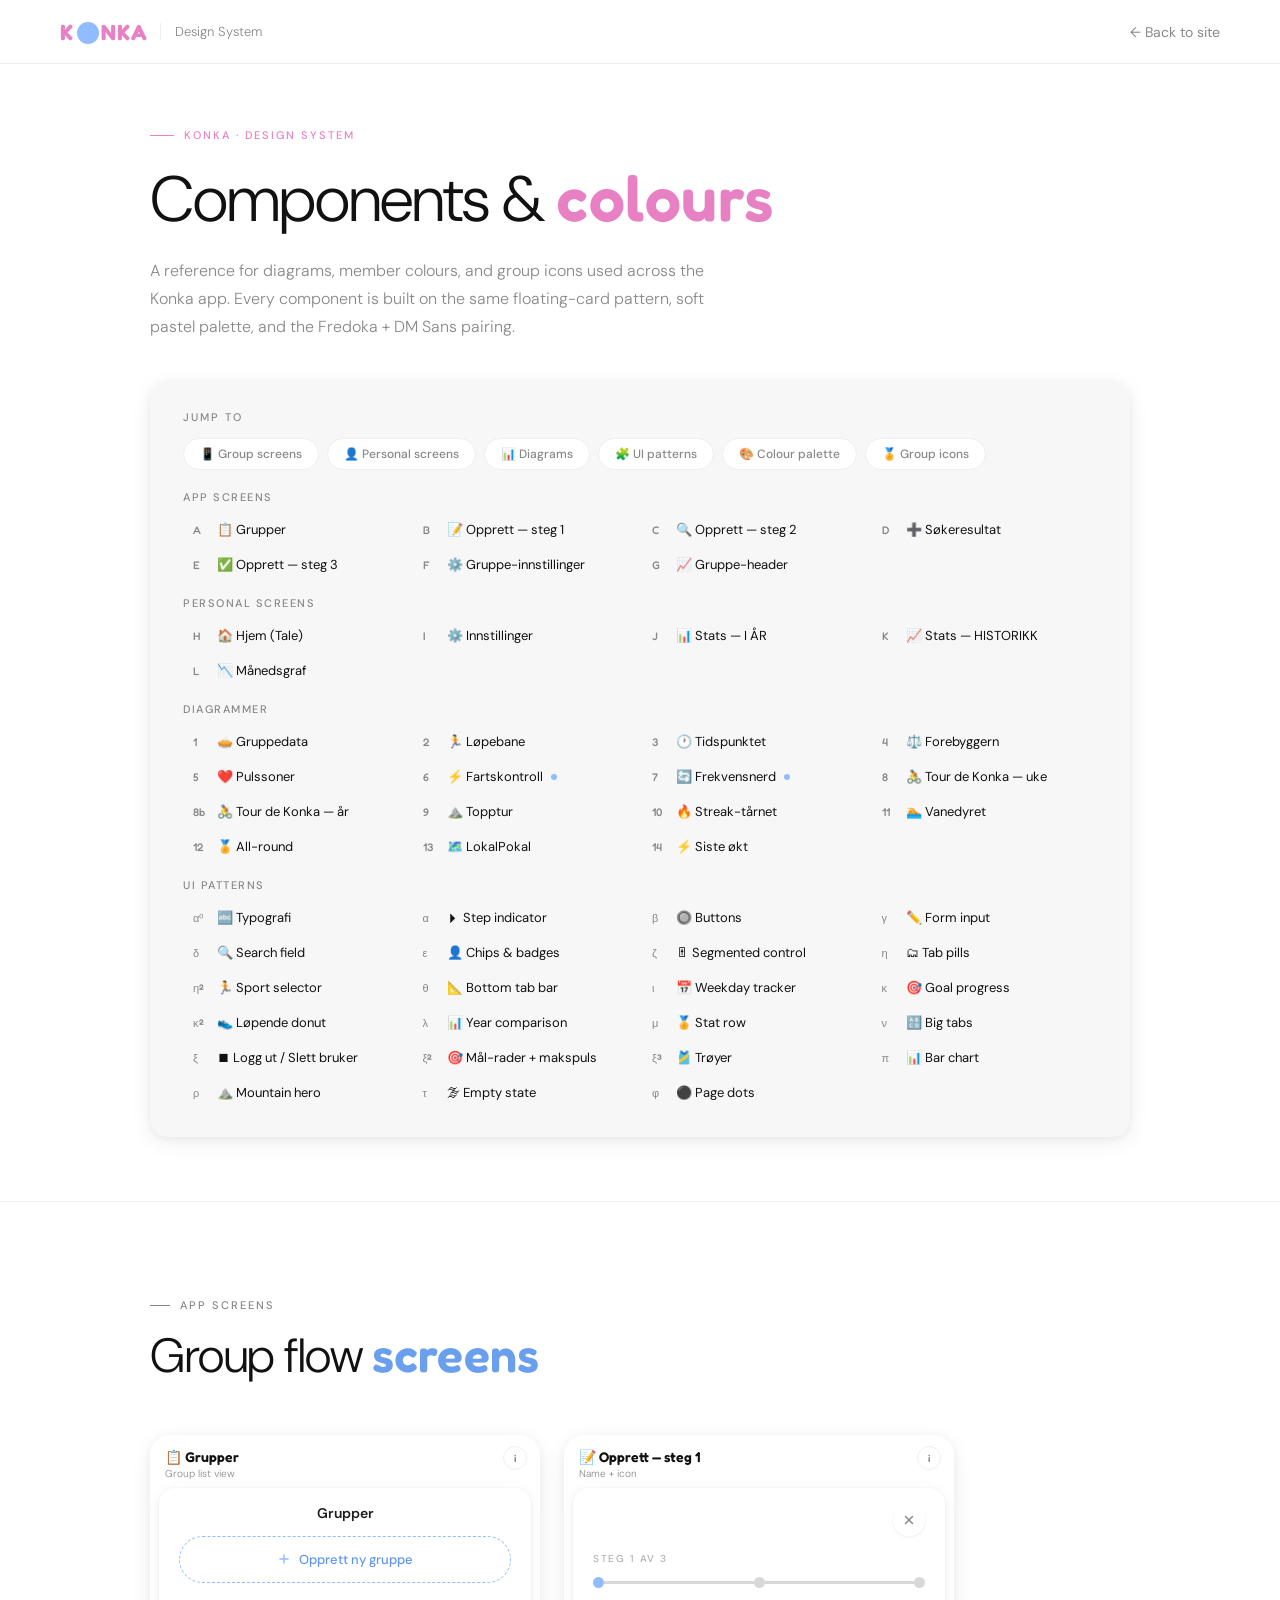
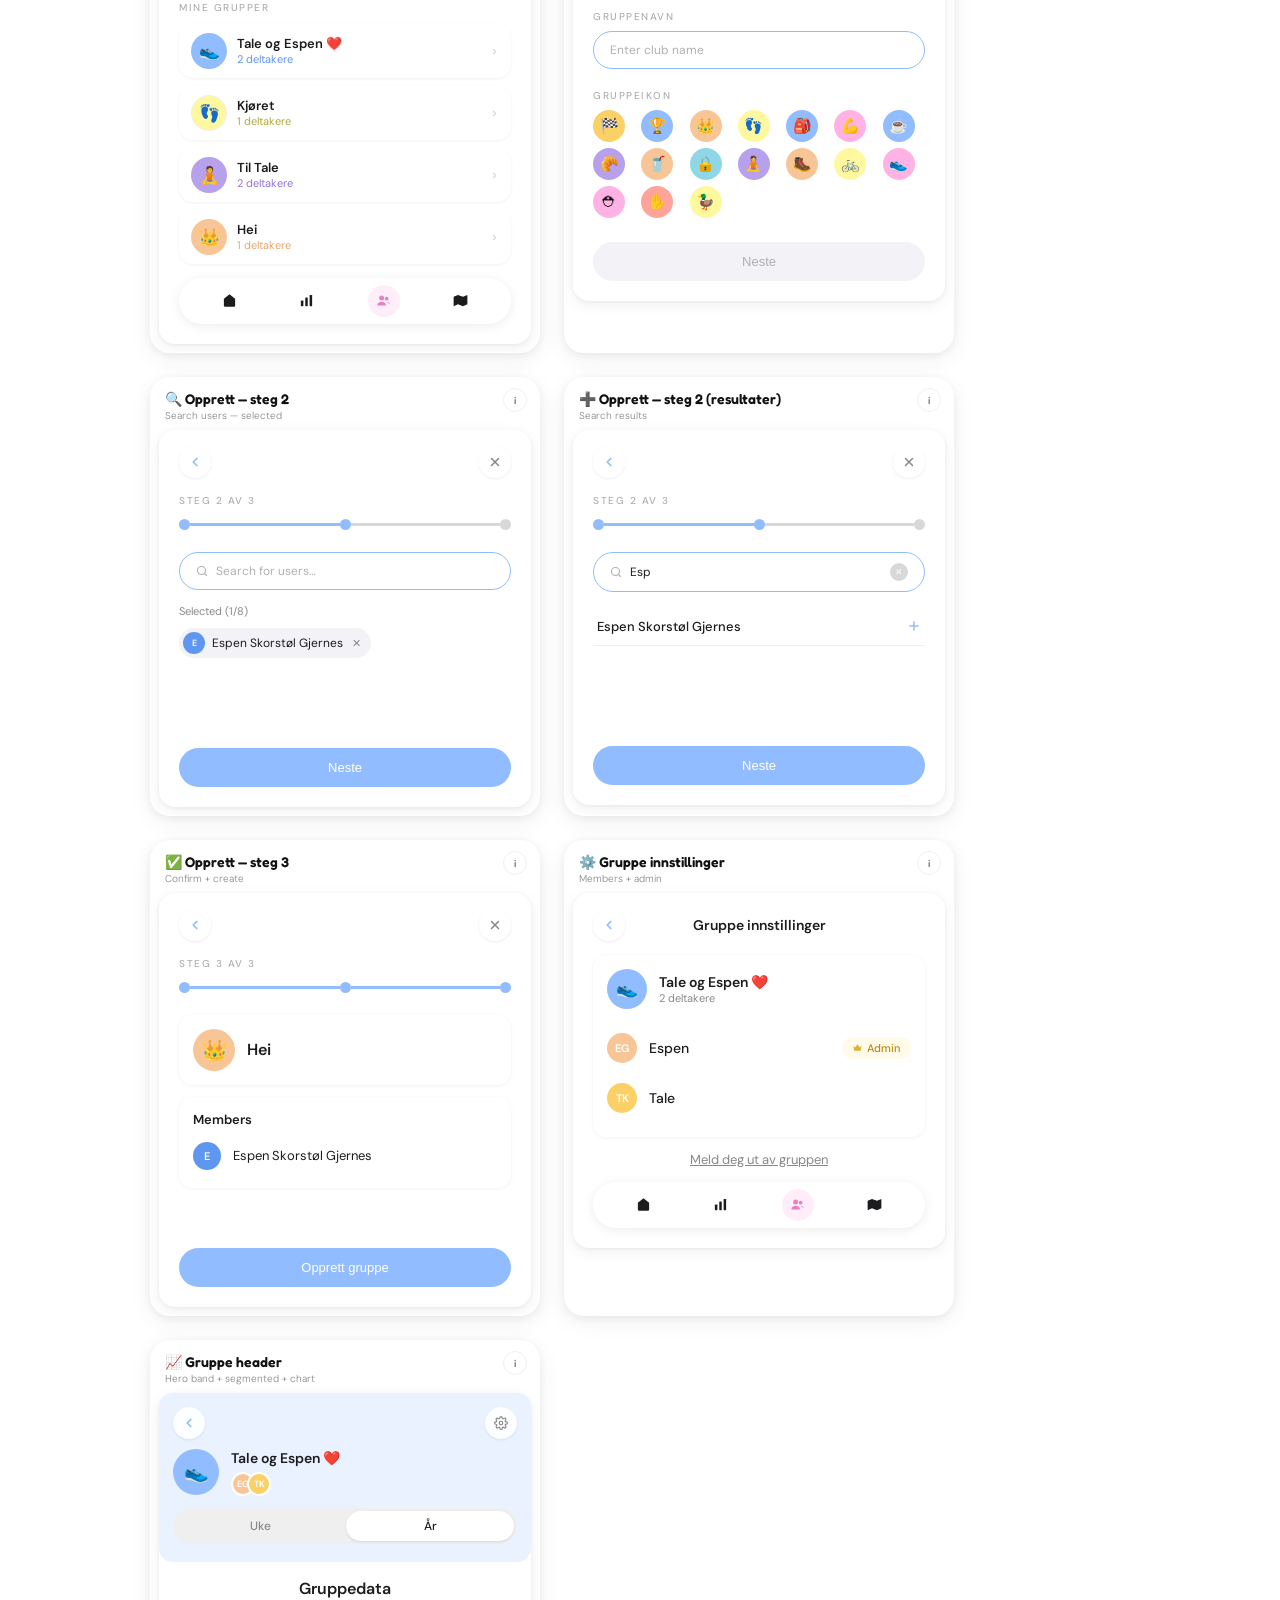
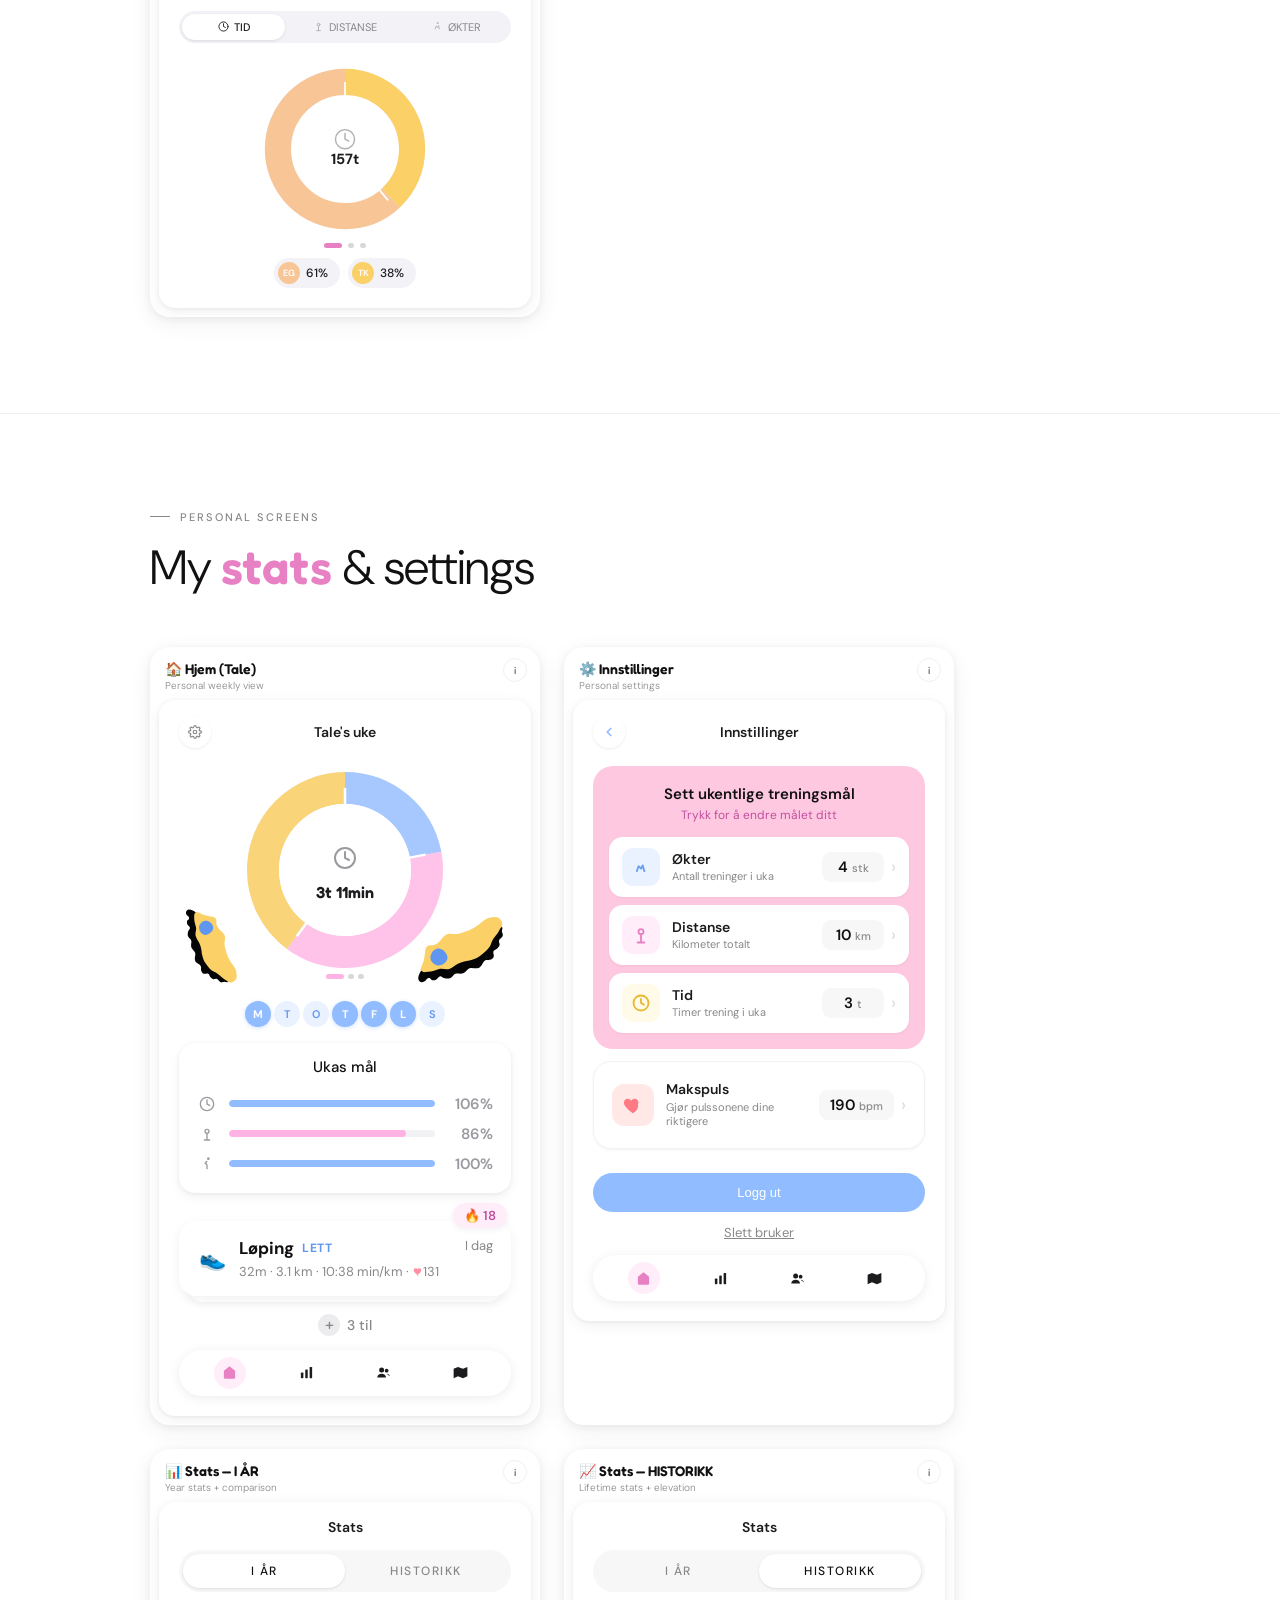
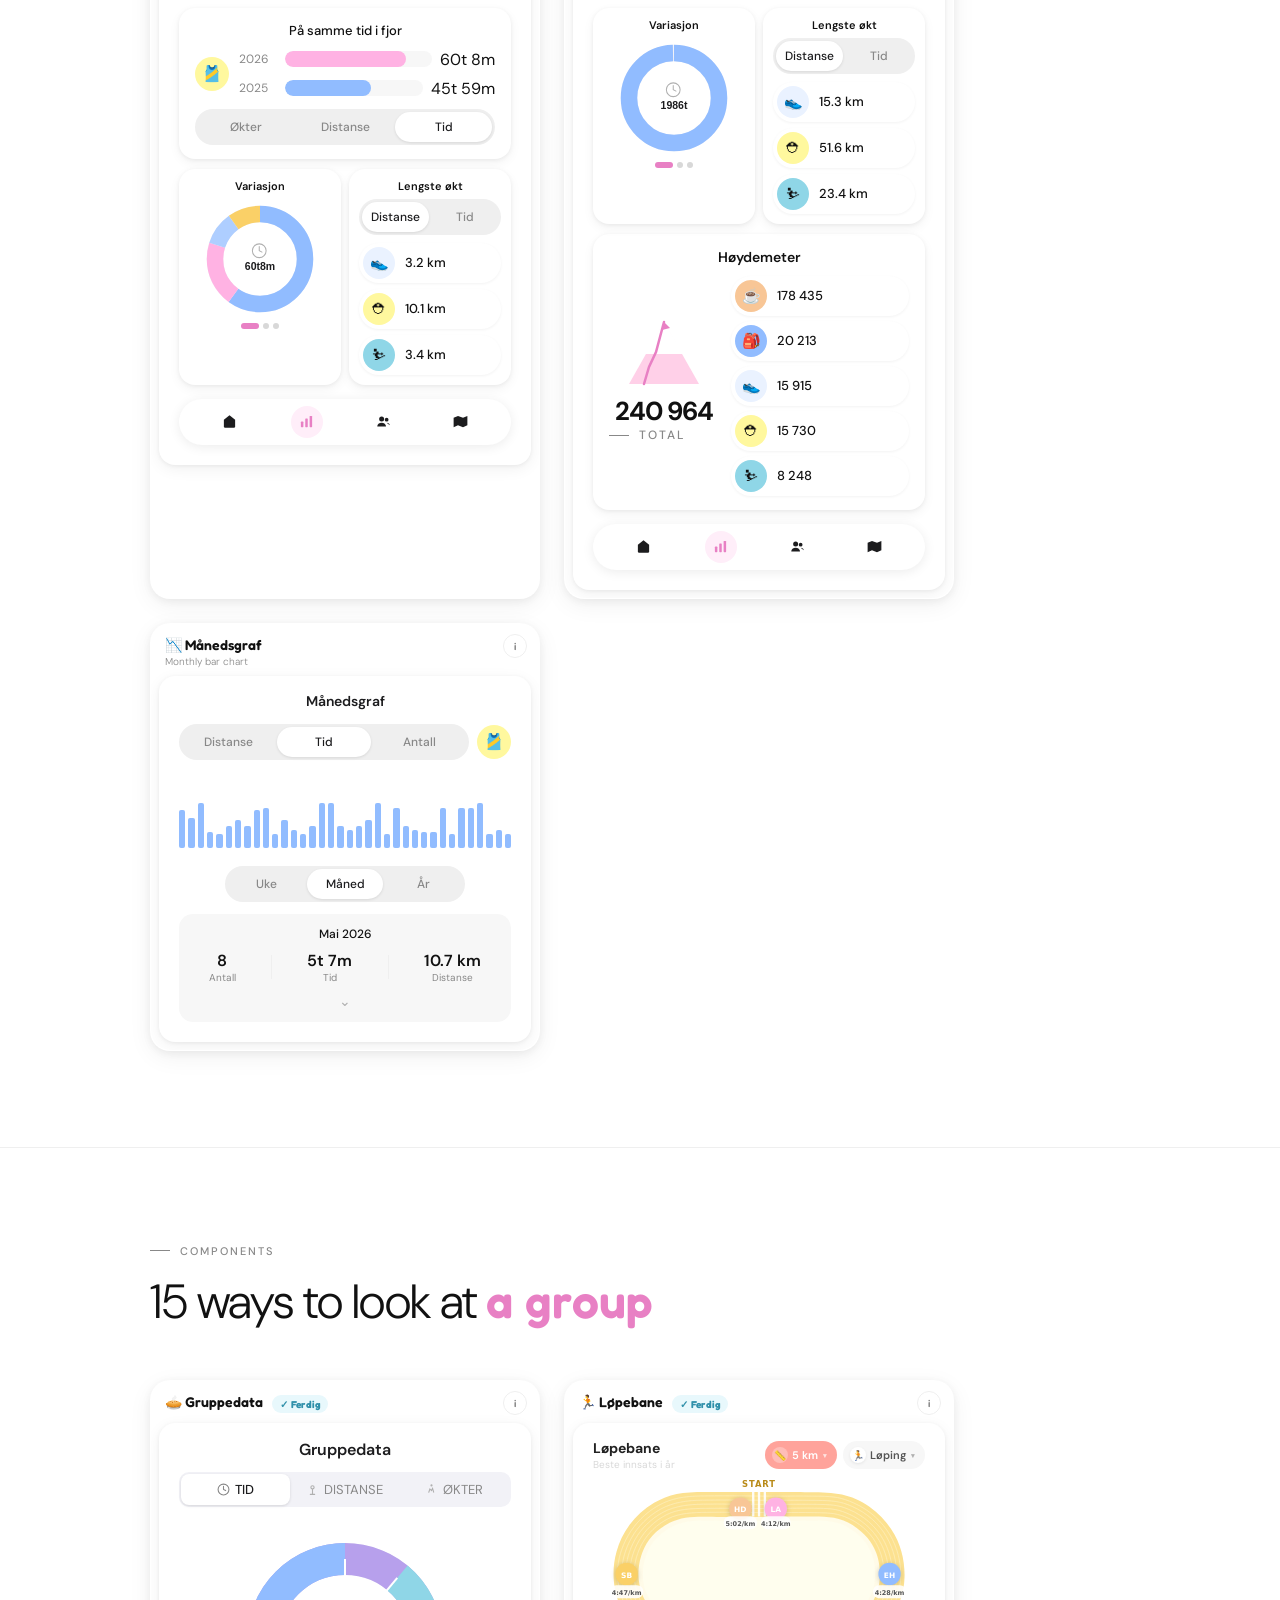
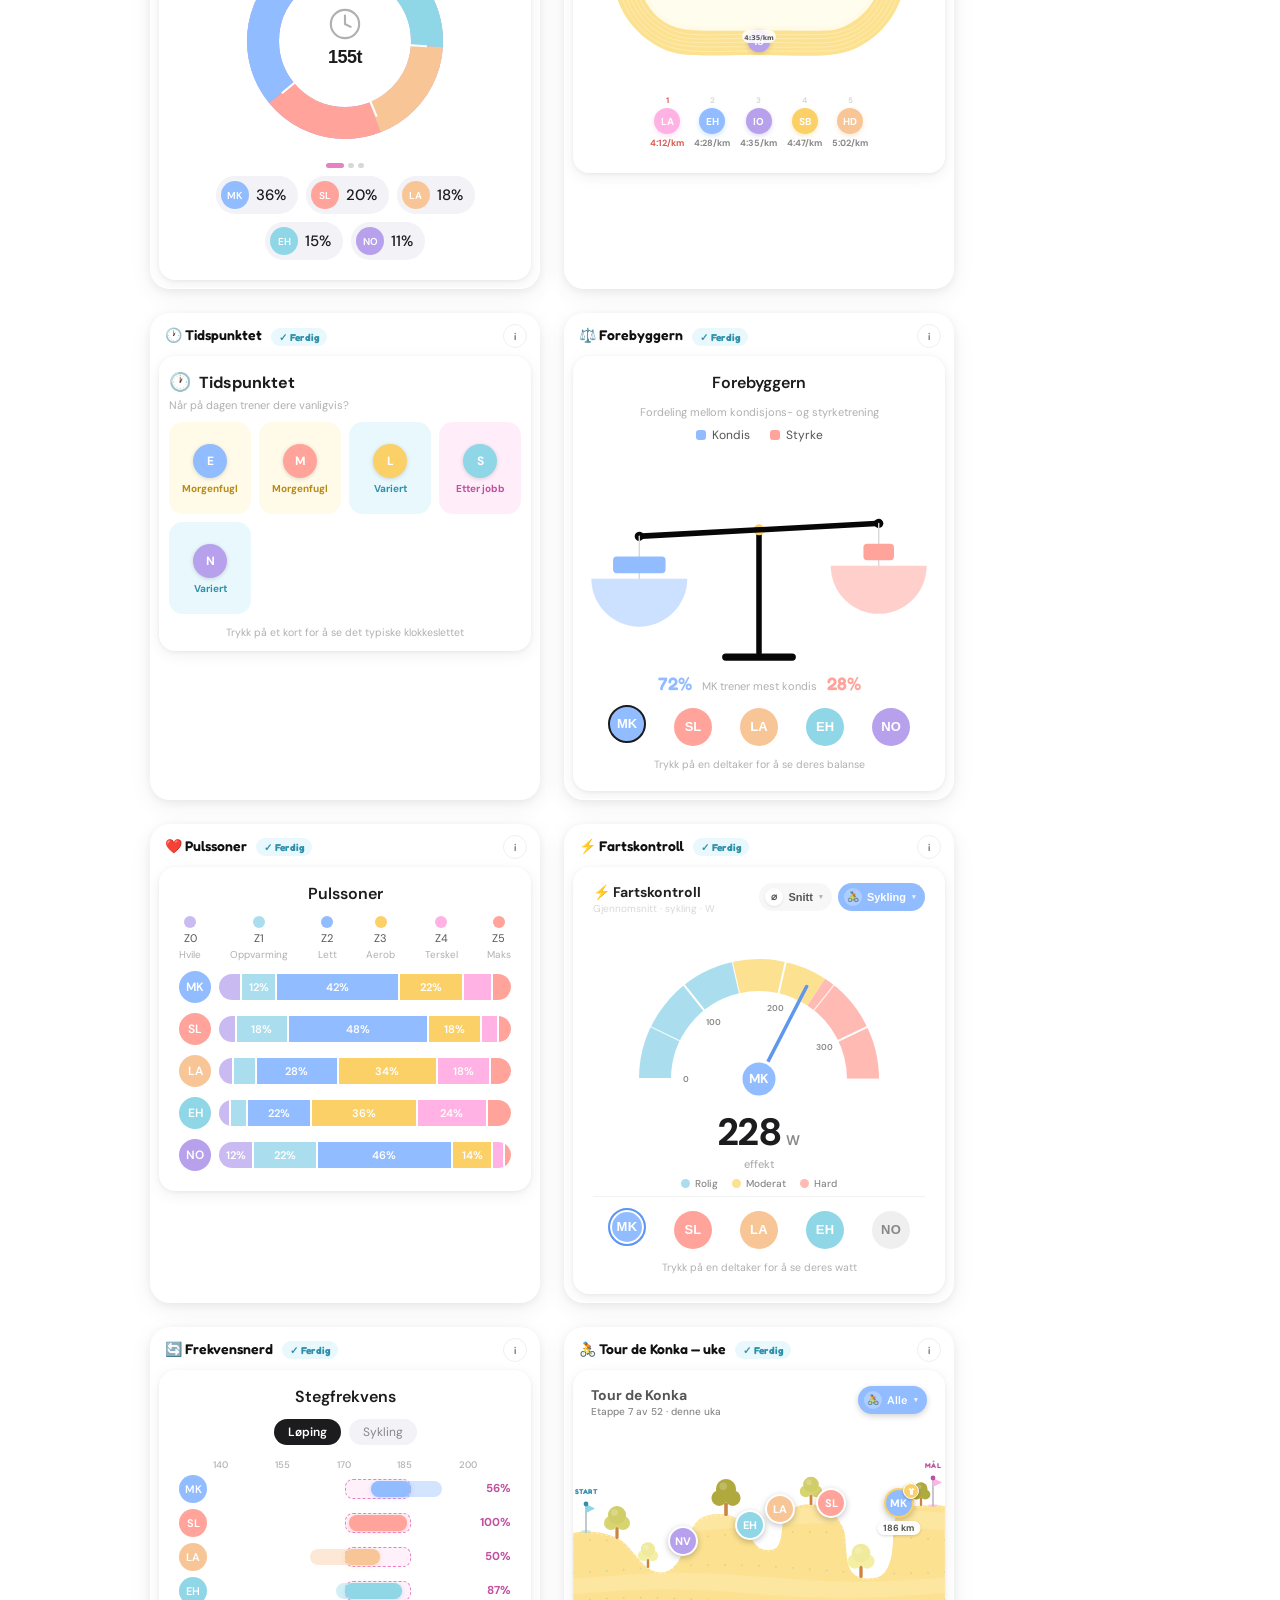
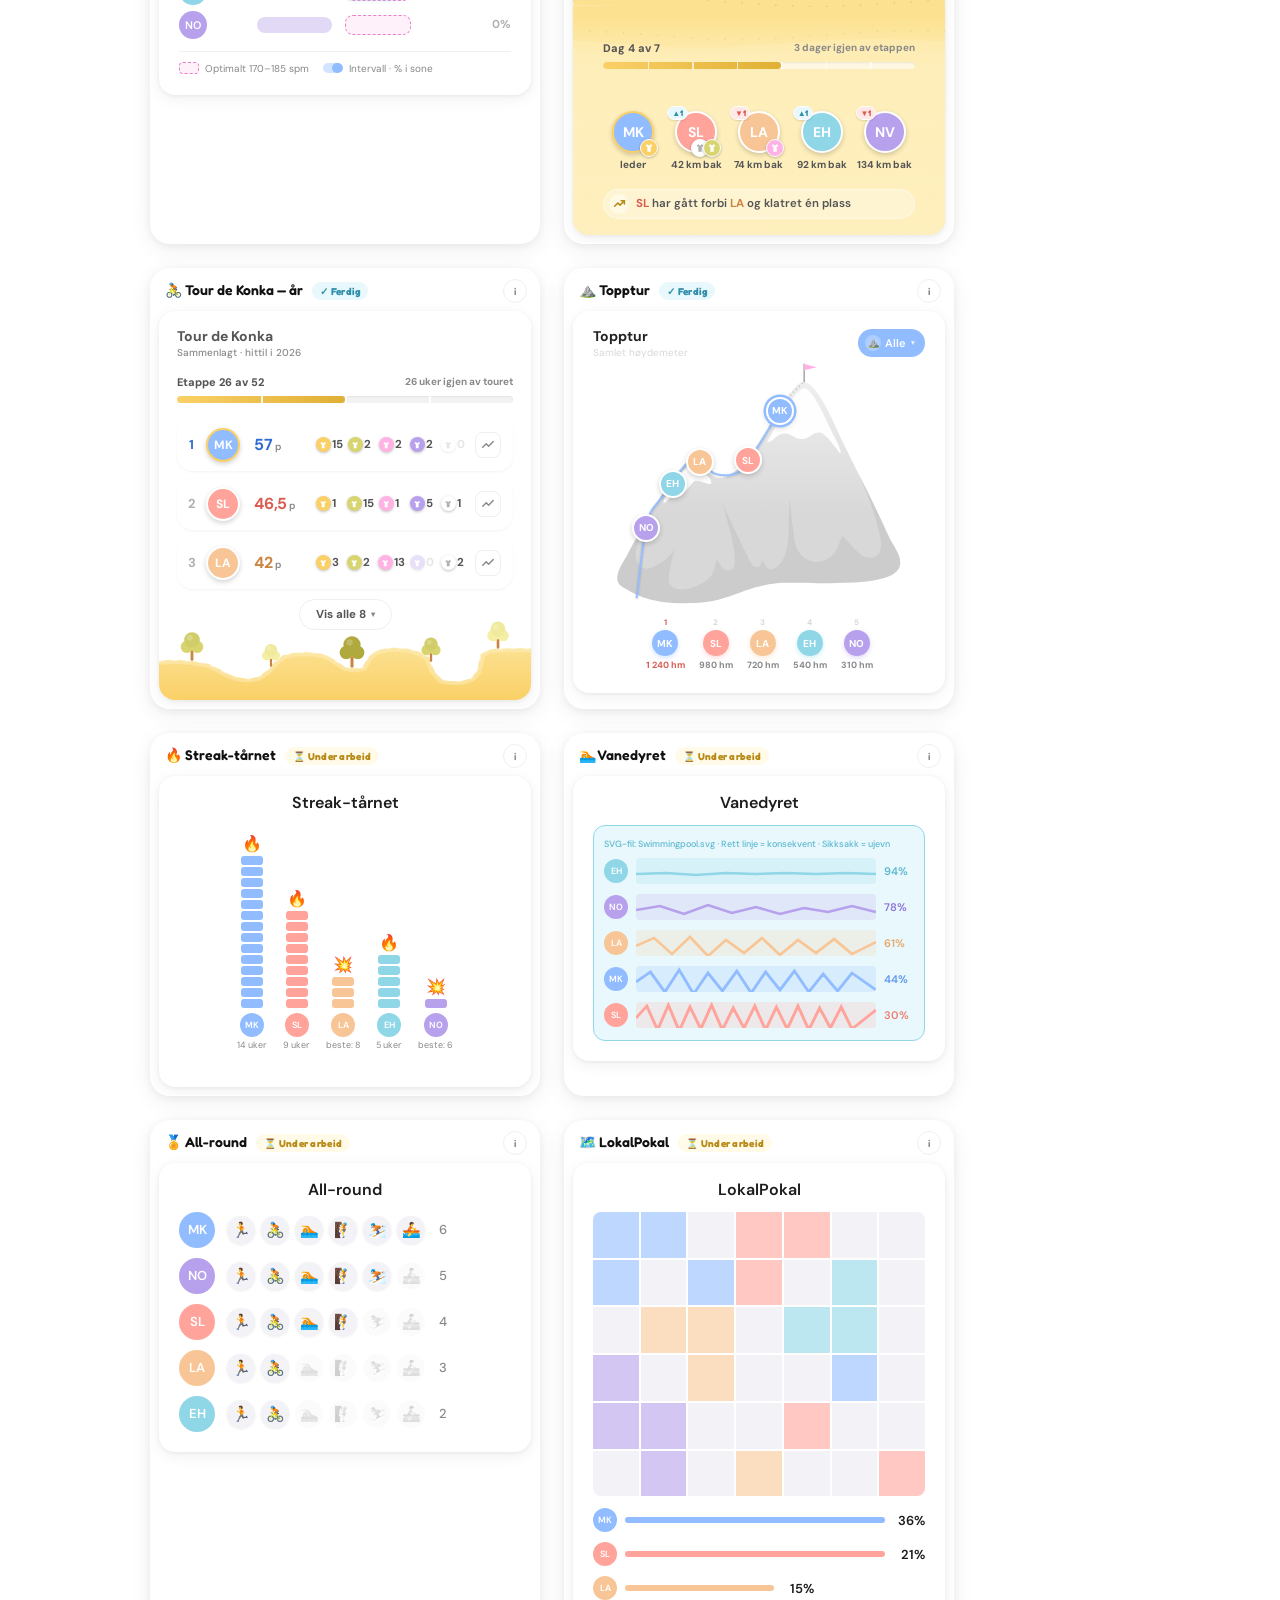
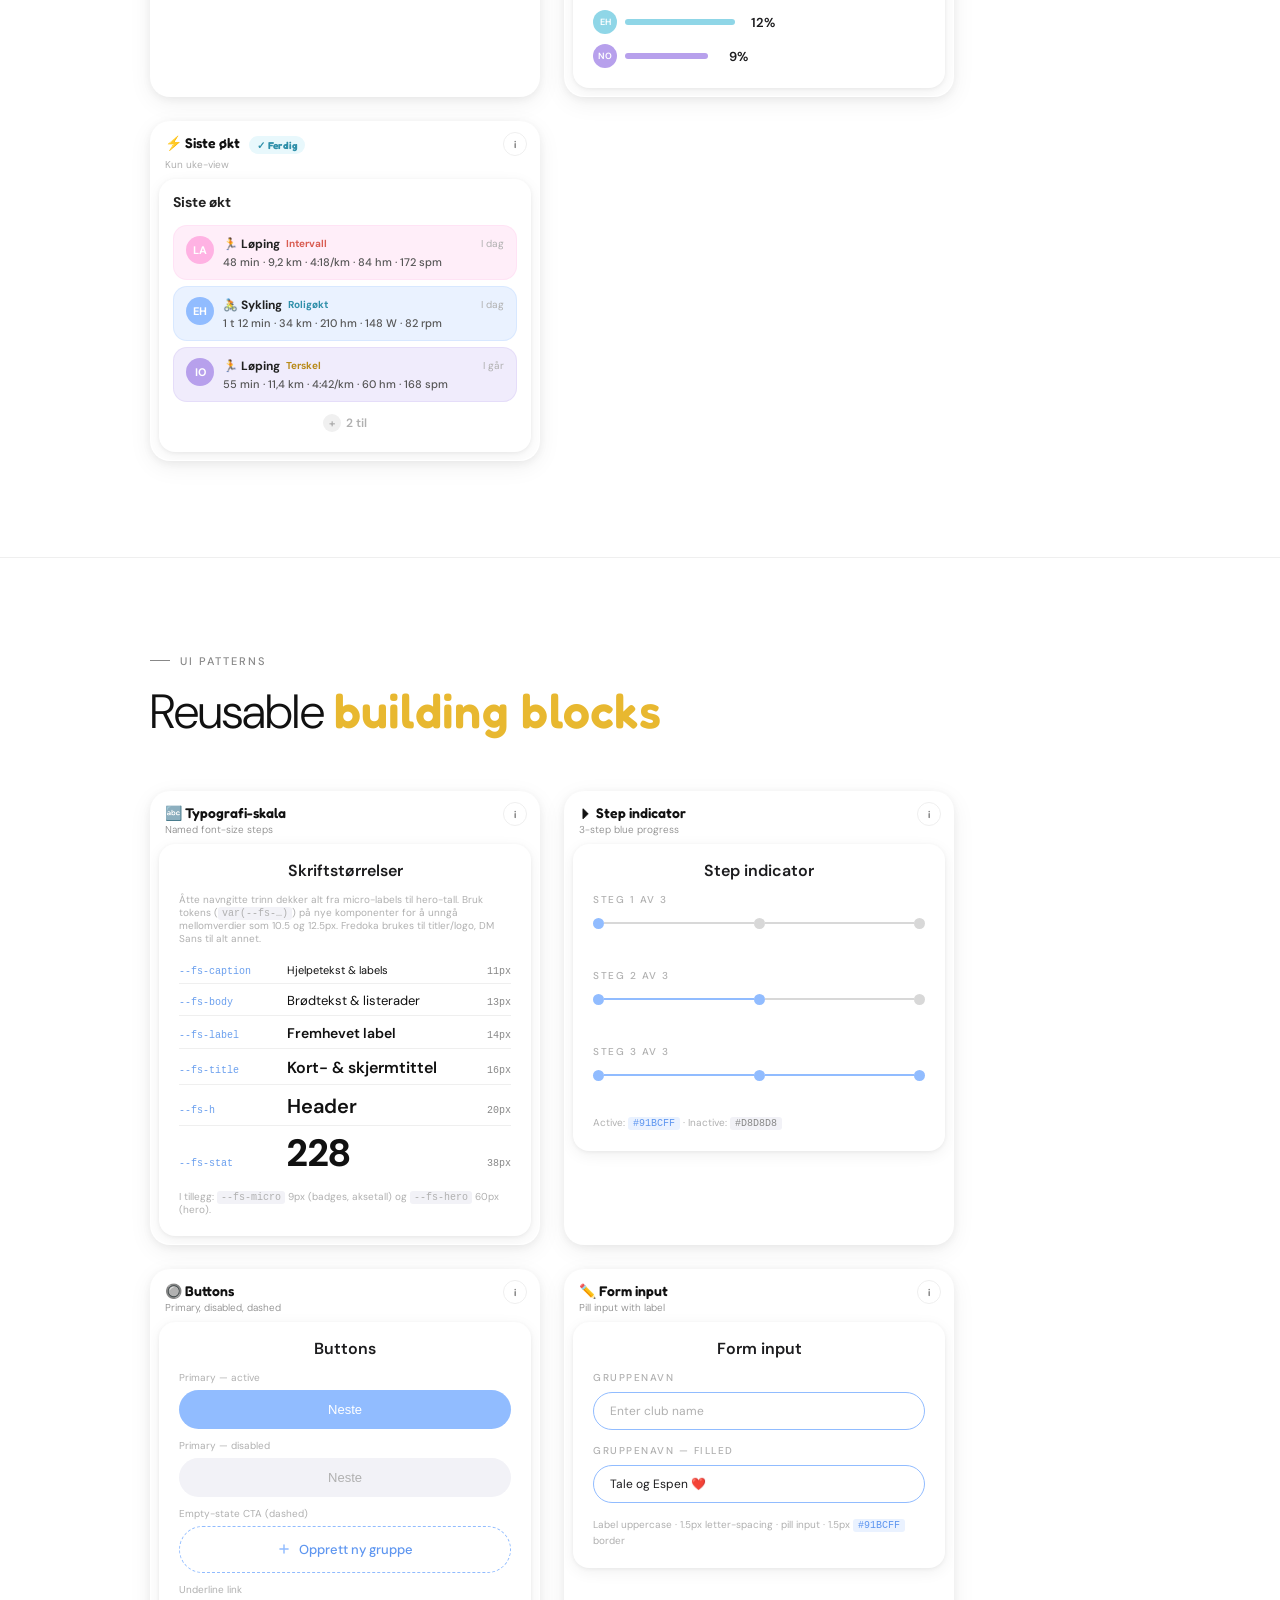
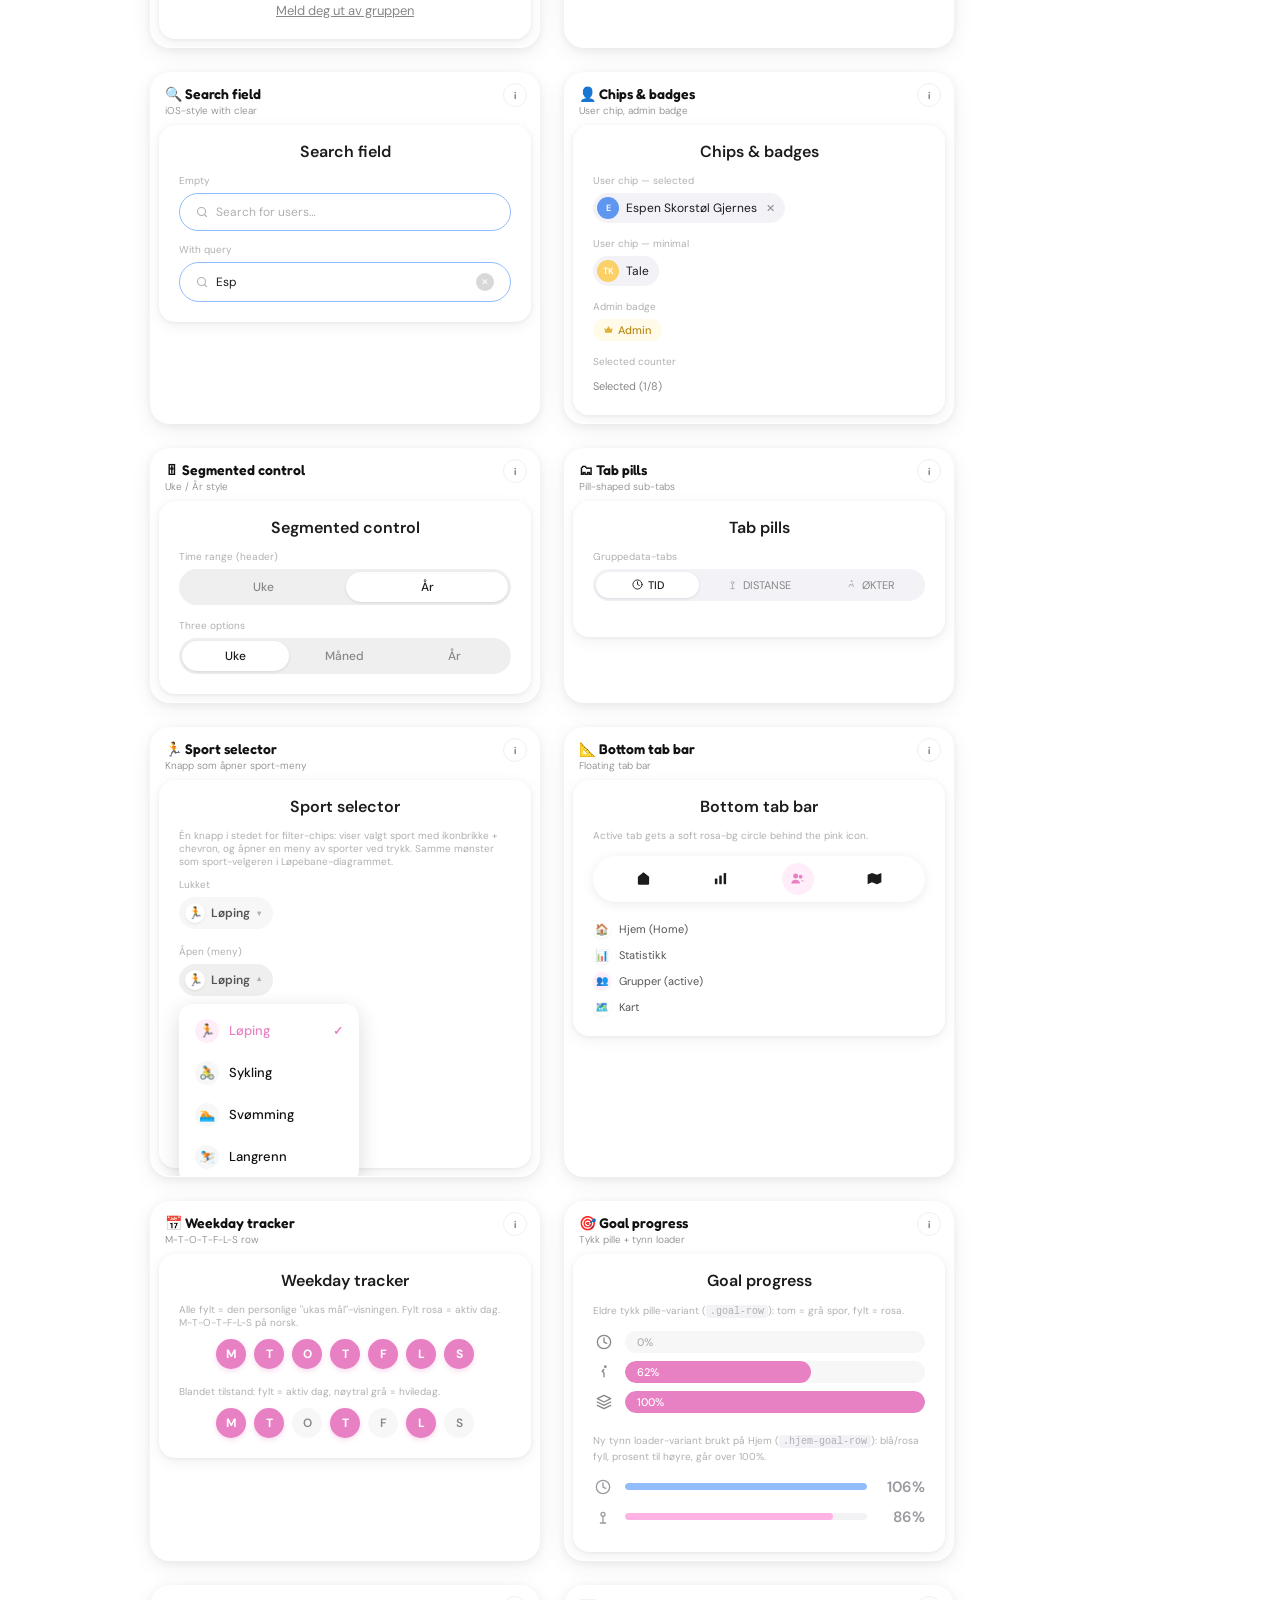
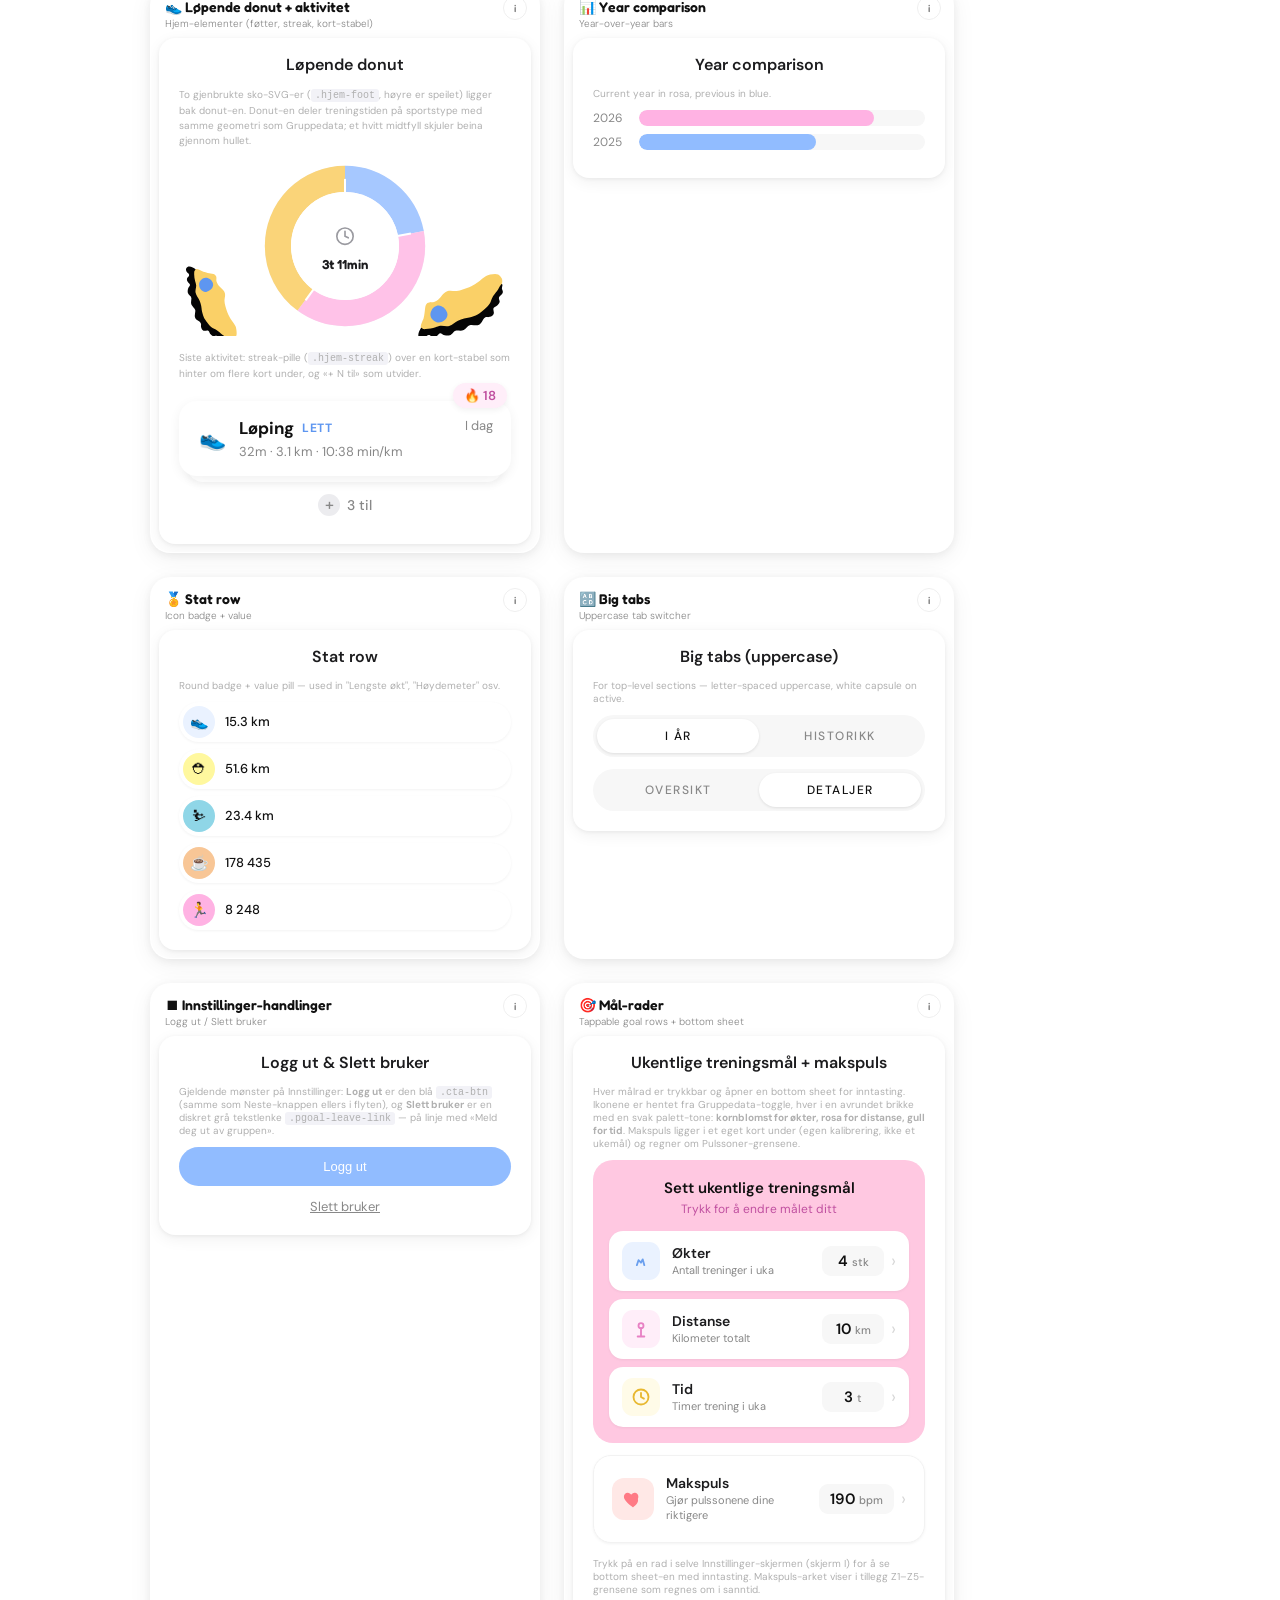
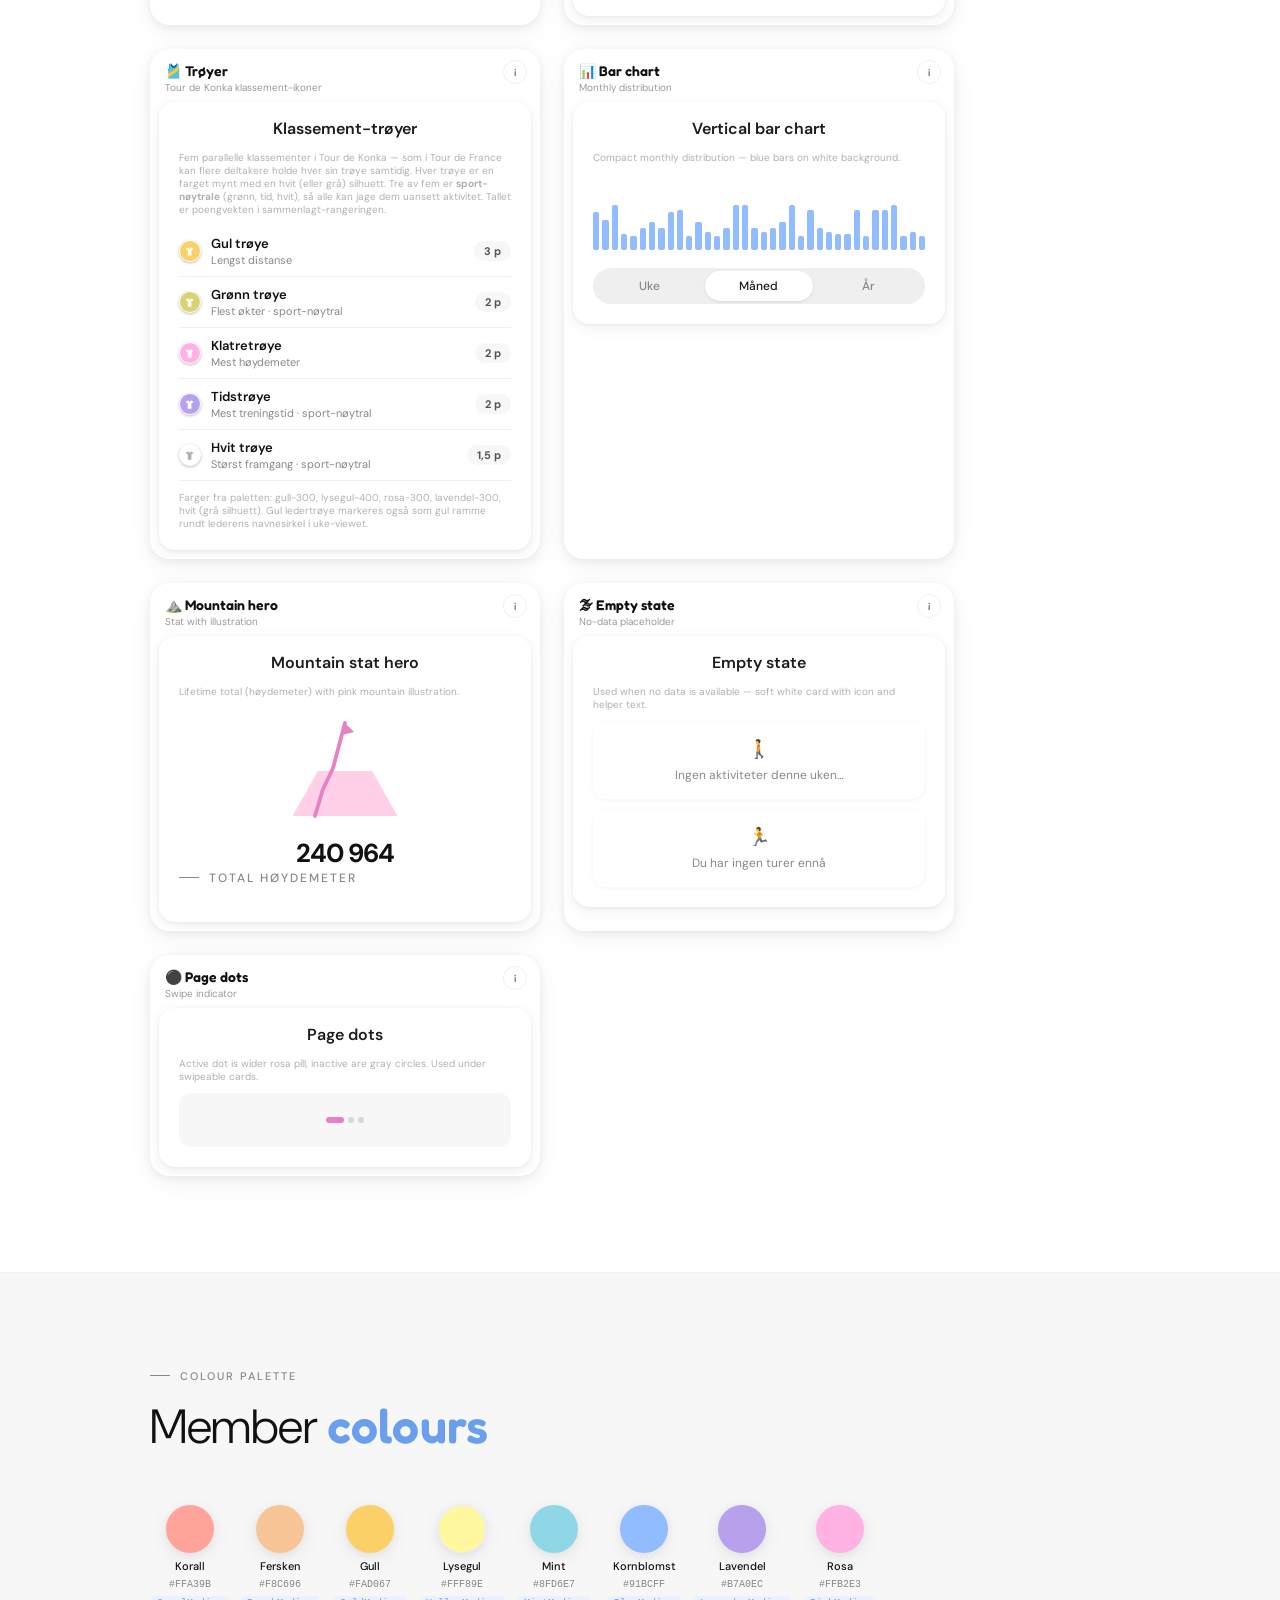
<file: index.html>
<!DOCTYPE html>
<html lang="no">
<head>
<meta charset="UTF-8">
<meta name="viewport" content="width=device-width, initial-scale=1.0">
<title>Konka — Design System</title>
<link rel="preconnect" href="https://fonts.googleapis.com">
<link rel="preconnect" href="https://fonts.gstatic.com" crossorigin>
<link href="https://fonts.googleapis.com/css2?family=Fredoka:wght@500;600;700&family=DM+Sans:opsz,wght@9..40,300;9..40,400;9..40,500;9..40,600&display=swap" rel="stylesheet">
<link rel="stylesheet" href="style.css">
</head>
<body>

<!-- NAV -->
<nav>
  <div class="nav-logo">
    <span class="nav-logo-text">K<span class="o"></span>NKA</span>
    <span class="nav-subtitle">Design System</span>
  </div>
  <div class="nav-right">
    <a href="index.html" class="nav-link">← Back to site</a>
  </div>
</nav>

<!-- HERO -->
<div class="page-hero" id="topp">
  <div class="container">
    <p class="hero-eyebrow">Konka · Design System</p>
    <h1 class="reveal">Components &amp; <span class="blob">colours</span></h1>
    <p class="lede reveal d1">A reference for diagrams, member colours, and group icons used across the Konka app. Every component is built on the same floating-card pattern, soft pastel palette, and the Fredoka + DM Sans pairing.</p>

    <div class="toc reveal d2">
      <div class="toc-title">Jump to</div>
      <div class="toc-sections">
        <a href="#skjermer" class="toc-sec-link">📱 Group screens</a>
        <a href="#personlige" class="toc-sec-link">👤 Personal screens</a>
        <a href="#diagrammer" class="toc-sec-link">📊 Diagrams</a>
        <a href="#monstre" class="toc-sec-link">🧩 UI patterns</a>
        <a href="#deltakerfarger" class="toc-sec-link">🎨 Colour palette</a>
        <a href="#gruppeikoner" class="toc-sec-link">🏅 Group icons</a>
      </div>
      <div class="toc-divider">App screens</div>
      <div class="toc-grid">
        <a href="#sk-grupper" class="toc-link"><span class="toc-num">A</span>📋 Grupper</a>
        <a href="#sk-steg1" class="toc-link"><span class="toc-num">B</span>📝 Opprett — steg 1</a>
        <a href="#sk-steg2" class="toc-link"><span class="toc-num">C</span>🔍 Opprett — steg 2</a>
        <a href="#sk-steg2-res" class="toc-link"><span class="toc-num">D</span>➕ Søkeresultat</a>
        <a href="#sk-steg3" class="toc-link"><span class="toc-num">E</span>✅ Opprett — steg 3</a>
        <a href="#sk-innstillinger" class="toc-link"><span class="toc-num">F</span>⚙️ Gruppe-innstillinger</a>
        <a href="#sk-header" class="toc-link"><span class="toc-num">G</span>📈 Gruppe-header</a>
      </div>
      <div class="toc-divider">Personal screens</div>
      <div class="toc-grid">
        <a href="#sk-hjem" class="toc-link"><span class="toc-num">H</span>🏠 Hjem (Tale)</a>
        <a href="#sk-innstillinger-pers" class="toc-link"><span class="toc-num">I</span>⚙️ Innstillinger</a>
        <a href="#sk-stats-aar" class="toc-link"><span class="toc-num">J</span>📊 Stats — I ÅR</a>
        <a href="#sk-stats-hist" class="toc-link"><span class="toc-num">K</span>📈 Stats — HISTORIKK</a>
        <a href="#sk-stats-bars" class="toc-link"><span class="toc-num">L</span>📉 Månedsgraf</a>
      </div>
      <div class="toc-divider">Diagrammer</div>
      <div class="toc-grid">
        <a href="#d-gruppedata" class="toc-link"><span class="toc-num">1</span>🥧 Gruppedata</a>
        <a href="#d-fartskontroll" class="toc-link"><span class="toc-num">2</span>🏃 Løpebane</a>
        <a href="#d-tidspunktet" class="toc-link"><span class="toc-num">3</span>🕐 Tidspunktet</a>
        <a href="#d-forebyggern" class="toc-link"><span class="toc-num">4</span>⚖️ Forebyggern</a>
        <a href="#d-pulssoner" class="toc-link"><span class="toc-num">5</span>❤️ Pulssoner</a>
        <a href="#d-wattmaleren" class="toc-link"><span class="toc-num">6</span>⚡ Fartskontroll <span class="toc-nisje-dot"></span></a>
        <a href="#d-frekvensnerd" class="toc-link"><span class="toc-num">7</span>🔄 Frekvensnerd <span class="toc-nisje-dot"></span></a>
        <a href="#d-tourdekonka" class="toc-link"><span class="toc-num">8</span>🚴 Tour de Konka — uke</a>
        <a href="#d-tourdekonka-aar" class="toc-link"><span class="toc-num">8b</span>🚴 Tour de Konka — år</a>
        <a href="#d-topptur" class="toc-link"><span class="toc-num">9</span>⛰️ Topptur</a>
        <a href="#d-streaktarnet" class="toc-link"><span class="toc-num">10</span>🔥 Streak-tårnet</a>
        <a href="#d-vanedyret" class="toc-link"><span class="toc-num">11</span>🏊 Vanedyret</a>
        <a href="#d-allround" class="toc-link"><span class="toc-num">12</span>🏅 All-round</a>
        <a href="#d-lokalpokal" class="toc-link"><span class="toc-num">13</span>🗺️ LokalPokal</a>
        <a href="#d-sisteokt" class="toc-link"><span class="toc-num">14</span>⚡ Siste økt</a>
      </div>
      <div class="toc-divider">UI patterns</div>
      <div class="toc-grid">
        <a href="#p-type" class="toc-link"><span class="toc-num">α⁰</span>🔤 Typografi</a>
        <a href="#p-step" class="toc-link"><span class="toc-num">α</span>⏵ Step indicator</a>
        <a href="#p-buttons" class="toc-link"><span class="toc-num">β</span>🔘 Buttons</a>
        <a href="#p-input" class="toc-link"><span class="toc-num">γ</span>✏️ Form input</a>
        <a href="#p-search" class="toc-link"><span class="toc-num">δ</span>🔍 Search field</a>
        <a href="#p-chips" class="toc-link"><span class="toc-num">ε</span>👤 Chips &amp; badges</a>
        <a href="#p-seg" class="toc-link"><span class="toc-num">ζ</span>🎚 Segmented control</a>
        <a href="#p-tabs" class="toc-link"><span class="toc-num">η</span>🗂 Tab pills</a>
        <a href="#p-sportselect" class="toc-link"><span class="toc-num">η²</span>🏃 Sport selector</a>
        <a href="#p-bottomtabs" class="toc-link"><span class="toc-num">θ</span>📐 Bottom tab bar</a>
        <a href="#p-weekdays" class="toc-link"><span class="toc-num">ι</span>📅 Weekday tracker</a>
        <a href="#p-goal" class="toc-link"><span class="toc-num">κ</span>🎯 Goal progress</a>
        <a href="#p-hjemdonut" class="toc-link"><span class="toc-num">κ²</span>👟 Løpende donut</a>
        <a href="#p-compare" class="toc-link"><span class="toc-num">λ</span>📊 Year comparison</a>
        <a href="#p-statrow" class="toc-link"><span class="toc-num">μ</span>🏅 Stat row</a>
        <a href="#p-bigtabs" class="toc-link"><span class="toc-num">ν</span>🔠 Big tabs</a>
        <a href="#p-bigbtn" class="toc-link"><span class="toc-num">ξ</span>⏹ Logg ut / Slett bruker</a>
        <a href="#p-goalrows" class="toc-link"><span class="toc-num">ξ²</span>🎯 Mål-rader + makspuls</a>
        <a href="#p-jerseys" class="toc-link"><span class="toc-num">ξ³</span>🎽 Trøyer</a>
        <a href="#p-barchart" class="toc-link"><span class="toc-num">π</span>📊 Bar chart</a>
        <a href="#p-mountain" class="toc-link"><span class="toc-num">ρ</span>⛰️ Mountain hero</a>
        <a href="#p-empty" class="toc-link"><span class="toc-num">τ</span>🌫 Empty state</a>
        <a href="#p-dots" class="toc-link"><span class="toc-num">φ</span>⚫ Page dots</a>
      </div>
    </div>
  </div>
</div>

<!-- APP SCREENS -->
<section class="section" id="skjermer">
  <div class="container">
    <div class="section-header reveal">
      <p class="label">App screens</p>
      <h2 class="h-mix">Group flow <span class="blob blob-blue">screens</span></h2>
    </div>
    <div class="diagrams-grid">
      <!-- Grupper -->
      <div class="diagram-card" id="sk-grupper">
        <div style="display:flex;align-items:flex-start;justify-content:space-between;">
          <div class="diagram-meta-left" style="padding:12px 0 0 14px;">
            <span class="diagram-meta-name">📋 Grupper</span>
            <span class="diagram-meta-desc">Group list view</span>
          </div>
          <button class="info-btn">i</button>
        </div>
        <div class="app-card">
          <div class="ios-nav-title" style="margin-bottom:14px;">Grupper</div>
          <div class="dashed-cta" style="margin-bottom:18px;"><svg width="14" height="14" viewBox="0 0 24 24" fill="none" stroke="#91BCFF" stroke-width="2.5" stroke-linecap="round"><line x1="12" y1="5" x2="12" y2="19"/><line x1="5" y1="12" x2="19" y2="12"/></svg> Opprett ny gruppe</div>
          <p class="form-label" style="margin-bottom:10px;">Mine grupper</p>
          <div style="display:flex;flex-direction:column;gap:8px;">
            <div class="group-row">
              <div class="icon" style="background:#91BCFF;">👟</div>
              <div class="body">
                <div class="name">Tale og Espen ❤️</div>
                <div class="count" style="color:#5E96F0;">2 deltakere</div>
              </div>
              <div class="chevron"><svg width="9" height="9" viewBox="0 0 24 24" fill="none" stroke="#D8D8D8" stroke-width="3" stroke-linecap="round" stroke-linejoin="round"><polyline points="9 18 15 12 9 6"/></svg></div>
            </div>
            <div class="group-row">
              <div class="icon" style="background:#FFF89E;border:1px solid #EFEFEF;">👣</div>
              <div class="body">
                <div class="name">Kjøret</div>
                <div class="count" style="color:#B0AA3E;">1 deltakere</div>
              </div>
              <div class="chevron"><svg width="9" height="9" viewBox="0 0 24 24" fill="none" stroke="#D8D8D8" stroke-width="3" stroke-linecap="round" stroke-linejoin="round"><polyline points="9 18 15 12 9 6"/></svg></div>
            </div>
            <div class="group-row">
              <div class="icon" style="background:#B7A0EC;">🧘</div>
              <div class="body">
                <div class="name">Til Tale</div>
                <div class="count" style="color:#9074D8;">2 deltakere</div>
              </div>
              <div class="chevron"><svg width="9" height="9" viewBox="0 0 24 24" fill="none" stroke="#D8D8D8" stroke-width="3" stroke-linecap="round" stroke-linejoin="round"><polyline points="9 18 15 12 9 6"/></svg></div>
            </div>
            <div class="group-row">
              <div class="icon" style="background:#F8C696;">👑</div>
              <div class="body">
                <div class="name">Hei</div>
                <div class="count" style="color:#E8A76A;">1 deltakere</div>
              </div>
              <div class="chevron"><svg width="9" height="9" viewBox="0 0 24 24" fill="none" stroke="#D8D8D8" stroke-width="3" stroke-linecap="round" stroke-linejoin="round"><polyline points="9 18 15 12 9 6"/></svg></div>
            </div>
          </div>
          <div class="bottom-tabs">
  <div class="tab"><svg width="15" height="15" viewBox="0 0 24 24" fill="#1C1C1E" stroke="none"><path d="M3 9l9-7 9 7v11a2 2 0 0 1-2 2H5a2 2 0 0 1-2-2z"/></svg></div>
  <div class="tab"><svg width="15" height="15" viewBox="0 0 24 24" fill="#1C1C1E" stroke="none"><rect x="3" y="12" width="4" height="9" rx="1"/><rect x="10" y="7" width="4" height="14" rx="1"/><rect x="17" y="3" width="4" height="18" rx="1"/></svg></div>
  <div class="tab active"><svg width="15" height="15" viewBox="0 0 24 24" fill="#E880C4" stroke="none"><circle cx="9" cy="8" r="4"/><circle cx="17" cy="9" r="3"/><path d="M2 20c0-3.3 3.1-6 7-6s7 2.7 7 6"/><path d="M17 14c2.8 0 5 1.8 5 4"/></svg></div>
  <div class="tab"><svg width="15" height="15" viewBox="0 0 24 24" fill="#1C1C1E" stroke="none"><path d="M1 6v15l7-3 8 3 7-3V3l-7 3-8-3-7 3z"/></svg></div>
</div>
        </div>
      </div>

      <!-- Opprett — steg 1 -->
      <div class="diagram-card" id="sk-steg1">
        <div style="display:flex;align-items:flex-start;justify-content:space-between;">
          <div class="diagram-meta-left" style="padding:12px 0 0 14px;">
            <span class="diagram-meta-name">📝 Opprett — steg 1</span>
            <span class="diagram-meta-desc">Name + icon</span>
          </div>
          <button class="info-btn">i</button>
        </div>
        <div class="app-card">
          <div class="ios-nav-bar">
            <div style="width:32px;"></div>
            <div></div>
            <div class="ios-nav-btn"><svg width="14" height="14" viewBox="0 0 24 24" fill="none" stroke="#888888" stroke-width="2.5" stroke-linecap="round"><line x1="6" y1="6" x2="18" y2="18"/><line x1="6" y1="18" x2="18" y2="6"/></svg></div>
          </div>
          <p class="step-label">Steg 1 av 3</p><div class="step-bar"><div class="dot active"></div><div class="line inactive"></div><div class="dot inactive"></div><div class="line inactive"></div><div class="dot inactive"></div></div>
          <p class="form-label">Gruppenavn</p>
          <div class="ios-input" style="margin-bottom:20px;">Enter club name</div>
          <p class="form-label">Gruppeikon</p>
          <div style="display:grid;grid-template-columns:repeat(7,1fr);gap:6px;margin-bottom:24px;">
            <div style="width:32px;height:32px;border-radius:50%;background:#FAD067;display:flex;align-items:center;justify-content:center;font-size:15px;">🏁</div><div style="width:32px;height:32px;border-radius:50%;background:#91BCFF;display:flex;align-items:center;justify-content:center;font-size:15px;">🏆</div><div style="width:32px;height:32px;border-radius:50%;background:#F8C696;display:flex;align-items:center;justify-content:center;font-size:15px;">👑</div><div style="width:32px;height:32px;border-radius:50%;background:#FFF89E;display:flex;align-items:center;justify-content:center;font-size:15px;">👣</div><div style="width:32px;height:32px;border-radius:50%;background:#91BCFF;display:flex;align-items:center;justify-content:center;font-size:15px;">🎒</div><div style="width:32px;height:32px;border-radius:50%;background:#FFB2E3;display:flex;align-items:center;justify-content:center;font-size:15px;">💪</div><div style="width:32px;height:32px;border-radius:50%;background:#91BCFF;display:flex;align-items:center;justify-content:center;font-size:15px;">☕</div><div style="width:32px;height:32px;border-radius:50%;background:#B7A0EC;display:flex;align-items:center;justify-content:center;font-size:15px;">🥐</div><div style="width:32px;height:32px;border-radius:50%;background:#F8C696;display:flex;align-items:center;justify-content:center;font-size:15px;">🥤</div><div style="width:32px;height:32px;border-radius:50%;background:#8FD6E7;display:flex;align-items:center;justify-content:center;font-size:15px;">🔒</div><div style="width:32px;height:32px;border-radius:50%;background:#B7A0EC;display:flex;align-items:center;justify-content:center;font-size:15px;">🧘</div><div style="width:32px;height:32px;border-radius:50%;background:#F8C696;display:flex;align-items:center;justify-content:center;font-size:15px;">🥾</div><div style="width:32px;height:32px;border-radius:50%;background:#FFF89E;display:flex;align-items:center;justify-content:center;font-size:15px;">🚲</div><div style="width:32px;height:32px;border-radius:50%;background:#FFB2E3;display:flex;align-items:center;justify-content:center;font-size:15px;">👟</div><div style="width:32px;height:32px;border-radius:50%;background:#FFB2E3;display:flex;align-items:center;justify-content:center;font-size:15px;">⛑</div><div style="width:32px;height:32px;border-radius:50%;background:#FFA39B;display:flex;align-items:center;justify-content:center;font-size:15px;">✋</div><div style="width:32px;height:32px;border-radius:50%;background:#FFF89E;display:flex;align-items:center;justify-content:center;font-size:15px;">🦆</div>
          </div>
          <button class="cta-btn disabled">Neste</button>
        </div>
      </div>

      <!-- Opprett — steg 2 -->
      <div class="diagram-card" id="sk-steg2">
        <div style="display:flex;align-items:flex-start;justify-content:space-between;">
          <div class="diagram-meta-left" style="padding:12px 0 0 14px;">
            <span class="diagram-meta-name">🔍 Opprett — steg 2</span>
            <span class="diagram-meta-desc">Search users — selected</span>
          </div>
          <button class="info-btn">i</button>
        </div>
        <div class="app-card">
          <div class="ios-nav-bar">
            <div class="ios-nav-btn"><svg width="14" height="14" viewBox="0 0 24 24" fill="none" stroke="#91BCFF" stroke-width="3" stroke-linecap="round" stroke-linejoin="round"><polyline points="15 18 9 12 15 6"/></svg></div>
            <div></div>
            <div class="ios-nav-btn"><svg width="14" height="14" viewBox="0 0 24 24" fill="none" stroke="#888888" stroke-width="2.5" stroke-linecap="round"><line x1="6" y1="6" x2="18" y2="18"/><line x1="6" y1="18" x2="18" y2="6"/></svg></div>
          </div>
          <p class="step-label">Steg 2 av 3</p><div class="step-bar"><div class="dot active"></div><div class="line active"></div><div class="dot active"></div><div class="line inactive"></div><div class="dot inactive"></div></div>
          <div class="ios-input with-icon" style="margin-bottom:14px;">
            <svg width="12" height="12" viewBox="0 0 24 24" fill="none" stroke="#B0B0B0" stroke-width="2.2" stroke-linecap="round" stroke-linejoin="round"><circle cx="11" cy="11" r="8"/><line x1="21" y1="21" x2="16.65" y2="16.65"/></svg><span>Search for users…</span>
          </div>
          <p class="selected-label" style="margin-top:6px;">Selected (1/8)</p>
          <div class="user-chip">
            <div class="pc" style="width:22px;height:22px;font-size:9px;background:#5E96F0;">E</div>
            <span>Espen Skorstøl Gjernes</span>
            <span class="close-x">✕</span>
          </div>
          <div style="height:90px;"></div>
          <button class="cta-btn">Neste</button>
        </div>
      </div>

      <!-- Opprett — steg 2 (resultater) -->
      <div class="diagram-card" id="sk-steg2-res">
        <div style="display:flex;align-items:flex-start;justify-content:space-between;">
          <div class="diagram-meta-left" style="padding:12px 0 0 14px;">
            <span class="diagram-meta-name">➕ Opprett — steg 2 (resultater)</span>
            <span class="diagram-meta-desc">Search results</span>
          </div>
          <button class="info-btn">i</button>
        </div>
        <div class="app-card">
          <div class="ios-nav-bar">
            <div class="ios-nav-btn"><svg width="14" height="14" viewBox="0 0 24 24" fill="none" stroke="#91BCFF" stroke-width="3" stroke-linecap="round" stroke-linejoin="round"><polyline points="15 18 9 12 15 6"/></svg></div>
            <div></div>
            <div class="ios-nav-btn"><svg width="14" height="14" viewBox="0 0 24 24" fill="none" stroke="#888888" stroke-width="2.5" stroke-linecap="round"><line x1="6" y1="6" x2="18" y2="18"/><line x1="6" y1="18" x2="18" y2="6"/></svg></div>
          </div>
          <p class="step-label">Steg 2 av 3</p><div class="step-bar"><div class="dot active"></div><div class="line active"></div><div class="dot active"></div><div class="line inactive"></div><div class="dot inactive"></div></div>
          <div class="ios-input with-icon" style="margin-bottom:16px;">
            <svg width="12" height="12" viewBox="0 0 24 24" fill="none" stroke="#B0B0B0" stroke-width="2.2" stroke-linecap="round" stroke-linejoin="round"><circle cx="11" cy="11" r="8"/><line x1="21" y1="21" x2="16.65" y2="16.65"/></svg><span style="color:#1C1C1E;">Esp</span>
            <span style="margin-left:auto;width:18px;height:18px;border-radius:50%;background:#D8D8D8;display:flex;align-items:center;justify-content:center;font-size:9px;color:white;">✕</span>
          </div>
          <div style="display:flex;align-items:center;justify-content:space-between;padding:10px 4px;border-bottom:1px solid var(--line);">
            <span style="font-size:13px;color:#1C1C1E;font-weight:500;">Espen Skorstøl Gjernes</span>
            <svg width="14" height="14" viewBox="0 0 24 24" fill="none" stroke="#91BCFF" stroke-width="2.5" stroke-linecap="round"><line x1="12" y1="5" x2="12" y2="19"/><line x1="5" y1="12" x2="19" y2="12"/></svg>
          </div>
          <div style="height:100px;"></div>
          <button class="cta-btn">Neste</button>
        </div>
      </div>

      <!-- Opprett — steg 3 -->
      <div class="diagram-card" id="sk-steg3">
        <div style="display:flex;align-items:flex-start;justify-content:space-between;">
          <div class="diagram-meta-left" style="padding:12px 0 0 14px;">
            <span class="diagram-meta-name">✅ Opprett — steg 3</span>
            <span class="diagram-meta-desc">Confirm + create</span>
          </div>
          <button class="info-btn">i</button>
        </div>
        <div class="app-card">
          <div class="ios-nav-bar">
            <div class="ios-nav-btn"><svg width="14" height="14" viewBox="0 0 24 24" fill="none" stroke="#91BCFF" stroke-width="3" stroke-linecap="round" stroke-linejoin="round"><polyline points="15 18 9 12 15 6"/></svg></div>
            <div></div>
            <div class="ios-nav-btn"><svg width="14" height="14" viewBox="0 0 24 24" fill="none" stroke="#888888" stroke-width="2.5" stroke-linecap="round"><line x1="6" y1="6" x2="18" y2="18"/><line x1="6" y1="18" x2="18" y2="6"/></svg></div>
          </div>
          <p class="step-label">Steg 3 av 3</p><div class="step-bar"><div class="dot active"></div><div class="line active"></div><div class="dot active"></div><div class="line active"></div><div class="dot active"></div></div>
          <div style="background:white;border-radius:14px;padding:14px;box-shadow:0 1px 4px rgba(0,0,0,.06);display:flex;align-items:center;gap:12px;margin-bottom:12px;">
            <div style="width:42px;height:42px;border-radius:50%;background:#F8C696;display:flex;align-items:center;justify-content:center;font-size:20px;flex-shrink:0;">👑</div>
            <span style="font-size:16px;font-weight:600;color:#1C1C1E;">Hei</span>
          </div>
          <div style="background:white;border-radius:14px;padding:14px;box-shadow:0 1px 4px rgba(0,0,0,.06);">
            <h4 style="font-size:13px;font-weight:600;color:#1C1C1E;margin-bottom:10px;">Members</h4>
            <div class="member-row" style="padding:4px 0;">
              <div class="pc" style="width:28px;height:28px;font-size:11px;background:#5E96F0;">E</div>
              <span style="font-size:13px;color:#1C1C1E;">Espen Skorstøl Gjernes</span>
            </div>
          </div>
          <div style="height:60px;"></div>
          <button class="cta-btn">Opprett gruppe</button>
        </div>
      </div>

      <!-- Gruppe innstillinger -->
      <div class="diagram-card" id="sk-innstillinger">
        <div style="display:flex;align-items:flex-start;justify-content:space-between;">
          <div class="diagram-meta-left" style="padding:12px 0 0 14px;">
            <span class="diagram-meta-name">⚙️ Gruppe innstillinger</span>
            <span class="diagram-meta-desc">Members + admin</span>
          </div>
          <button class="info-btn">i</button>
        </div>
        <div class="app-card">
          <div class="ios-nav-bar" style="margin-bottom:14px;">
            <div class="ios-nav-btn"><svg width="14" height="14" viewBox="0 0 24 24" fill="none" stroke="#91BCFF" stroke-width="3" stroke-linecap="round" stroke-linejoin="round"><polyline points="15 18 9 12 15 6"/></svg></div>
            <div class="ios-nav-title">Gruppe innstillinger</div>
            <div style="width:32px;"></div>
          </div>
          <div style="background:white;border-radius:14px;padding:14px;box-shadow:0 1px 4px rgba(0,0,0,.06);">
            <div style="display:flex;align-items:center;gap:12px;margin-bottom:14px;">
              <div style="width:40px;height:40px;border-radius:50%;background:#91BCFF;display:flex;align-items:center;justify-content:center;font-size:18px;flex-shrink:0;">👟</div>
              <div>
                <div style="font-size:14px;font-weight:600;color:#1C1C1E;">Tale og Espen ❤️</div>
                <div style="font-size:11px;color:#888888;">2 deltakere</div>
              </div>
            </div>
            <div class="member-row">
              <div class="pc" style="width:30px;height:30px;font-size:11px;background:#F8C696;">EG</div>
              <span class="name">Espen</span>
              <span class="admin-badge"><svg width="11" height="11" viewBox="0 0 24 24" fill="#E0B034" stroke="none"><path d="M3 8l4 4 5-7 5 7 4-4-2 11H5L3 8z"/></svg> Admin</span>
            </div>
            <div class="member-row">
              <div class="pc" style="width:30px;height:30px;font-size:11px;background:#FAD067;">TK</div>
              <span class="name">Tale</span>
            </div>
          </div>
          <p class="leave-link">Meld deg ut av gruppen</p>
          <div class="bottom-tabs">
  <div class="tab"><svg width="15" height="15" viewBox="0 0 24 24" fill="#1C1C1E" stroke="none"><path d="M3 9l9-7 9 7v11a2 2 0 0 1-2 2H5a2 2 0 0 1-2-2z"/></svg></div>
  <div class="tab"><svg width="15" height="15" viewBox="0 0 24 24" fill="#1C1C1E" stroke="none"><rect x="3" y="12" width="4" height="9" rx="1"/><rect x="10" y="7" width="4" height="14" rx="1"/><rect x="17" y="3" width="4" height="18" rx="1"/></svg></div>
  <div class="tab active"><svg width="15" height="15" viewBox="0 0 24 24" fill="#E880C4" stroke="none"><circle cx="9" cy="8" r="4"/><circle cx="17" cy="9" r="3"/><path d="M2 20c0-3.3 3.1-6 7-6s7 2.7 7 6"/><path d="M17 14c2.8 0 5 1.8 5 4"/></svg></div>
  <div class="tab"><svg width="15" height="15" viewBox="0 0 24 24" fill="#1C1C1E" stroke="none"><path d="M1 6v15l7-3 8 3 7-3V3l-7 3-8-3-7 3z"/></svg></div>
</div>
        </div>
      </div>

      <!-- Gruppe header -->
      <div class="diagram-card" id="sk-header">
        <div style="display:flex;align-items:flex-start;justify-content:space-between;">
          <div class="diagram-meta-left" style="padding:12px 0 0 14px;">
            <span class="diagram-meta-name">📈 Gruppe header</span>
            <span class="diagram-meta-desc">Hero band + segmented + chart</span>
          </div>
          <button class="info-btn">i</button>
        </div>
        <div class="app-card">
          <div class="group-hero-band">
            <div style="display:flex;align-items:flex-start;justify-content:space-between;margin-bottom:10px;">
              <div class="ios-nav-btn"><svg width="14" height="14" viewBox="0 0 24 24" fill="none" stroke="#91BCFF" stroke-width="3" stroke-linecap="round" stroke-linejoin="round"><polyline points="15 18 9 12 15 6"/></svg></div>
              <div class="ios-nav-btn"><svg width="14" height="14" viewBox="0 0 24 24" fill="none" stroke="#888888" stroke-width="2" stroke-linecap="round" stroke-linejoin="round"><circle cx="12" cy="12" r="3"/><path d="M19.4 15a1.65 1.65 0 0 0 .33 1.82l.06.06a2 2 0 0 1 0 2.83 2 2 0 0 1-2.83 0l-.06-.06a1.65 1.65 0 0 0-1.82-.33 1.65 1.65 0 0 0-1 1.51V21a2 2 0 0 1-2 2 2 2 0 0 1-2-2v-.09A1.65 1.65 0 0 0 9 19.4a1.65 1.65 0 0 0-1.82.33l-.06.06a2 2 0 0 1-2.83 0 2 2 0 0 1 0-2.83l.06-.06a1.65 1.65 0 0 0 .33-1.82 1.65 1.65 0 0 0-1.51-1H3a2 2 0 0 1-2-2 2 2 0 0 1 2-2h.09A1.65 1.65 0 0 0 4.6 9a1.65 1.65 0 0 0-.33-1.82l-.06-.06a2 2 0 0 1 0-2.83 2 2 0 0 1 2.83 0l.06.06a1.65 1.65 0 0 0 1.82.33H9a1.65 1.65 0 0 0 1-1.51V3a2 2 0 0 1 2-2 2 2 0 0 1 2 2v.09a1.65 1.65 0 0 0 1 1.51 1.65 1.65 0 0 0 1.82-.33l.06-.06a2 2 0 0 1 2.83 0 2 2 0 0 1 0 2.83l-.06.06a1.65 1.65 0 0 0-.33 1.82V9a1.65 1.65 0 0 0 1.51 1H21a2 2 0 0 1 2 2 2 2 0 0 1-2 2h-.09a1.65 1.65 0 0 0-1.51 1z"/></svg></div>
            </div>
            <div style="display:flex;align-items:center;gap:12px;margin-bottom:12px;">
              <div style="width:46px;height:46px;border-radius:50%;background:#91BCFF;display:flex;align-items:center;justify-content:center;font-size:20px;flex-shrink:0;">👟</div>
              <div>
                <div style="font-size:14px;font-weight:600;color:#1C1C1E;margin-bottom:4px;">Tale og Espen ❤️</div>
                <div class="avatar-stack">
                  <div class="pc" style="width:24px;height:24px;font-size:9px;background:#F8C696;">EG</div>
                  <div class="pc" style="width:24px;height:24px;font-size:9px;background:#FAD067;">TK</div>
                </div>
              </div>
            </div>
            <div class="seg-ctrl">
              <div class="seg">Uke</div>
              <div class="seg active">År</div>
            </div>
          </div>
          <div class="app-card-title">Gruppedata</div>
          <div class="tab-pills">
            <div class="pill active">
              <svg width="11" height="11" viewBox="0 0 24 24" fill="none" stroke="#1C1C1E" stroke-width="2" stroke-linecap="round"><circle cx="12" cy="12" r="10"/><path d="M12 6v6l4 2"/></svg>
              TID
            </div>
            <div class="pill">
              <svg width="11" height="11" viewBox="0 0 24 24" fill="none" stroke="#B0B0B0" stroke-width="2" stroke-linecap="round"><circle cx="12" cy="8" r="3"/><path d="M12 11v10M8 21h8"/></svg>
              DISTANSE
            </div>
            <div class="pill">
              <svg width="11" height="11" viewBox="0 0 24 24" fill="none" stroke="#B0B0B0" stroke-width="2" stroke-linecap="round"><path d="M13 4.5a1 1 0 1 1-2 0 1 1 0 0 1 2 0zM7 17l2-6 3 3 2-4 2 7"/></svg>
              ØKTER
            </div>
          </div>
          <div style="position:relative;width:100%;">
            <svg width="180" height="180" viewBox="0 0 220 220" style="display:block;margin:0 auto;">
              <circle cx="110" cy="110" r="82" fill="none" stroke="#F2F2F7" stroke-width="32"/>
              <!-- TK 38% = 195.5 -->
              <circle cx="110" cy="110" r="82" fill="none" stroke="#FAD067" stroke-width="32"
                stroke-dasharray="195.5 319.7" stroke-dashoffset="0" transform="rotate(-90 110 110)"/>
              <!-- EG 62% = 319.7 -->
              <circle cx="110" cy="110" r="82" fill="none" stroke="#F8C696" stroke-width="32"
                stroke-dasharray="319.7 195.5" stroke-dashoffset="-195.5" transform="rotate(-90 110 110)"/>
              <!-- Divider lines -->
              <line x1="110" y1="28" x2="110" y2="60" stroke="white" stroke-width="2"/>
              <line x1="110" y1="28" x2="110" y2="60" stroke="white" stroke-width="2" transform="rotate(140 110 110)"/>
              <svg x="96" y="84" width="28" height="28" viewBox="0 0 24 24" fill="none" stroke="#B0B0B0" stroke-width="1.5" stroke-linecap="round"><circle cx="12" cy="12" r="10"/><path d="M12 6v6l4 2"/></svg>
              <text x="110" y="128" text-anchor="middle" font-size="18" font-weight="700" fill="#1C1C1E">157t</text>
            </svg>
          </div>
          <div style="display:flex;gap:6px;justify-content:center;margin:4px 0 10px;">
            <div style="width:18px;height:5px;border-radius:3px;background:#E880C4;"></div>
            <div style="width:6px;height:5px;border-radius:3px;background:#D8D8D8;"></div>
            <div style="width:6px;height:5px;border-radius:3px;background:#D8D8D8;"></div>
          </div>
          <div style="display:flex;gap:8px;justify-content:center;flex-wrap:wrap;">
            <div style="display:flex;align-items:center;gap:6px;background:#F2F2F7;border-radius:100px;padding:4px 12px 4px 4px;">
              <div class="pc" style="width:22px;height:22px;font-size:9px;background:#F8C696;">EG</div>
              <span style="font-size:12px;font-weight:500;color:#1C1C1E;">61%</span>
            </div>
            <div style="display:flex;align-items:center;gap:6px;background:#F2F2F7;border-radius:100px;padding:4px 12px 4px 4px;">
              <div class="pc" style="width:22px;height:22px;font-size:9px;background:#FAD067;">TK</div>
              <span style="font-size:12px;font-weight:500;color:#1C1C1E;">38%</span>
            </div>
          </div>
        </div>
      </div>

    </div>
  </div>
</section>

<!-- PERSONAL SCREENS -->
<section class="section" id="personlige">
  <div class="container">
    <div class="section-header reveal">
      <p class="label">Personal screens</p>
      <h2 class="h-mix">My <span class="blob blob-rosa">stats</span> &amp; settings</h2>
    </div>
    <div class="diagrams-grid">
      <!-- Hjem (Tale) -->
      <div class="diagram-card" id="sk-hjem">
        <div style="display:flex;align-items:flex-start;justify-content:space-between;">
          <div class="diagram-meta-left" style="padding:12px 0 0 14px;">
            <span class="diagram-meta-name">🏠 Hjem (Tale)</span>
            <span class="diagram-meta-desc">Personal weekly view</span>
          </div>
          <button class="info-btn">i</button>
        </div>
        <div class="app-card hjem-app">
          <div style="display:flex;align-items:center;justify-content:space-between;margin-bottom:12px;">
            <div class="ios-nav-btn"><svg width="14" height="14" viewBox="0 0 24 24" fill="none" stroke="#888888" stroke-width="2" stroke-linecap="round" stroke-linejoin="round"><circle cx="12" cy="12" r="3"/><path d="M19.4 15a1.65 1.65 0 0 0 .33 1.82l.06.06a2 2 0 0 1 0 2.83 2 2 0 0 1-2.83 0l-.06-.06a1.65 1.65 0 0 0-1.82-.33 1.65 1.65 0 0 0-1 1.51V21a2 2 0 0 1-2 2 2 2 0 0 1-2-2v-.09A1.65 1.65 0 0 0 9 19.4a1.65 1.65 0 0 0-1.82.33l-.06.06a2 2 0 0 1-2.83 0 2 2 0 0 1 0-2.83l.06-.06a1.65 1.65 0 0 0 .33-1.82 1.65 1.65 0 0 0-1.51-1H3a2 2 0 0 1-2-2 2 2 0 0 1 2-2h.09A1.65 1.65 0 0 0 4.6 9a1.65 1.65 0 0 0-.33-1.82l-.06-.06a2 2 0 0 1 0-2.83 2 2 0 0 1 2.83 0l.06.06a1.65 1.65 0 0 0 1.82.33H9a1.65 1.65 0 0 0 1-1.51V3a2 2 0 0 1 2-2 2 2 0 0 1 2 2v.09a1.65 1.65 0 0 0 1 1.51 1.65 1.65 0 0 0 1.82-.33l.06-.06a2 2 0 0 1 2.83 0 2 2 0 0 1 0 2.83l-.06.06a1.65 1.65 0 0 0-.33 1.82V9a1.65 1.65 0 0 0 1.51 1H21a2 2 0 0 1 2 2 2 2 0 0 1-2 2h-.09a1.65 1.65 0 0 0-1.51 1z"/></svg></div>
            <div class="ios-nav-title">Tale's uke</div>
            <div style="width:32px;"></div>
          </div>

          <!-- Løpende donut: føtter (bakerst) → kakediagram → swipe-prikker → ukedags-rad -->
          <div class="hjem-stage">
            <!-- Føtter: leftfoot (gull sko) + rightfoot (speilet). Lag UNDER diagrammet. -->
            <svg class="hjem-foot hjem-foot-left" viewBox="40 0 1620 2700" xmlns="http://www.w3.org/2000/svg">
              <g><g>
                <path d="M711.91 1220.86C753.563 1258.68 724.607 1310.14 737.022 1356.41C740.844 1370.65 757.579 1410 765.141 1422.19C809.579 1493.87 897.068 1533.57 921.1 1613.12C939.891 1675.36 912.116 1728.59 914.047 1790.74C916.412 1867.06 945.572 1938.67 964.984 2011.01C973.766 2043.75 1015.61 2132.79 1051.19 2190.48C1082.05 2240.51 1143.09 2310.57 1159.08 2350.56C1179.36 2401.32 1197.27 2527.68 1169.85 2575.2C1155.48 2600.12 1117.81 2628.23 1091.31 2638.16C1040.35 2657.26 964.31 2629.12 918.926 2602.94C897.572 2590.62 806.511 2544.16 794.585 2538.53C761.567 2522.98 589.281 2429.01 550.707 2388.64C466.191 2300.21 412.106 2182.91 392.162 2062.25C387.234 2032.44 352.901 1876.51 342.073 1827.79C334.828 1795.17 282.671 1711.23 261.096 1620.3C241.219 1536.53 251.605 1445.85 249.788 1405.64C247.433 1353.49 229.449 1306.13 223.211 1254.49C220.073 1228.51 221.7 1202.16 220.78 1176.01C220.403 1165.28 216.832 1154.34 219.141 1143.86C245.566 1023.56 383.1 1121.21 446.863 1146.78C475.695 1158.35 511.33 1163.6 541.609 1170.25C588.377 1180.52 624.898 1183.13 671.838 1195.84C690.204 1200.81 701.061 1211.02 711.91 1220.86Z" fill="#fad067"/>
                <path d="M270.787 1087.34C282.271 1097.31 254.548 1113.24 248.889 1127.35C245.1 1136.8 244.388 1164.31 243.869 1172.95C240.05 1236.88 249.343 1295.71 264.958 1357.84C272.2 1386.65 286.001 1416.24 287.209 1446.39C289.426 1501.89 261.779 1554.58 275.078 1610.93C289.881 1673.63 334.141 1722.16 361.439 1779.06C378.45 1814.52 388.397 1857.91 398.058 1896.01C406.248 1928.29 406.101 1960.58 410.616 1993.16C417.664 2044.02 437.151 2102.27 456.352 2149.68C474.093 2193.49 508.571 2233.43 536.293 2271.52C567.263 2314.06 607.995 2360.07 650.816 2390.83C679.802 2411.66 714.279 2419.5 744.416 2437.74C784.991 2462.29 825.385 2499.76 860.444 2531.89C895.74 2564.25 941.928 2582.81 977.152 2614.61C982.377 2619.33 991.49 2624.58 989.919 2631.44C988.313 2638.47 978.093 2640.96 970.94 2641.78C951.805 2643.99 927.82 2626.83 907.446 2628.81C873.732 2632.08 855.276 2653.61 819.849 2635.05C789.692 2619.26 779.349 2585.32 752.633 2569.06C712.722 2544.78 683.4 2592.31 642.855 2562.51C627.575 2551.27 606.571 2530.95 595.132 2516.04C582.554 2499.64 577.658 2470.24 561.953 2456.67C525.52 2425.19 471.808 2477.86 427.833 2434.89C409.275 2416.76 394.761 2378.08 393.734 2352.52C392.724 2327.21 402.094 2307.07 388.684 2283.36C358.145 2229.34 289.39 2226.67 264.884 2165.79C240.291 2104.71 278.507 2047.19 266.121 1991.42C257.442 1952.36 201.993 1914.63 183.618 1874.02C160.789 1823.55 185.956 1774.95 181.067 1724.67C177.052 1683.36 114.747 1659.39 102.863 1612.11C93.7986 1576.04 102.948 1511.25 124.51 1480.28C133.117 1467.92 147.318 1457.64 149.703 1442.76C157.157 1396.39 75.0506 1390.36 83.1253 1300.56C87.7015 1249.67 140.221 1265.49 129.335 1207.43C124.092 1179.44 99.348 1178.4 84.0454 1158.82C64.7246 1134.09 52.7771 1095.68 68.9263 1066.1C111.263 988.518 228.322 1050.5 270.787 1087.34Z" fill="#050505"/>
                <path d="M661.261 1457.47C676.842 1386.55 623.486 1328.76 587.131 1304.54C523.935 1262.43 466.944 1275.9 432.894 1295.35C414.051 1306.11 361.208 1351.79 352.934 1400.74C336.887 1495.67 418.885 1617.94 524.807 1588.22C586.067 1571.02 645.68 1528.39 661.261 1457.47Z" fill="#5e96f0"/>
              </g></g>
            </svg>

            <svg class="hjem-foot hjem-foot-right" viewBox="0 180 1960 2260" xmlns="http://www.w3.org/2000/svg">
              <g><g>
                <path d="M513.505 1731.41C548.664 1687.5 601.825 1713.21 647.238 1697.95C661.213 1693.25 699.449 1674.12 711.147 1665.81C779.936 1617.02 814.139 1527.24 892.048 1498.33C953.006 1475.72 1007.85 1500.14 1069.77 1494.36C1145.79 1487.28 1215.46 1453.74 1286.45 1429.88C1318.59 1419.09 1404.87 1371.81 1460.24 1332.72C1508.26 1298.82 1574.41 1233.56 1613.33 1215.13C1662.74 1191.74 1787.75 1166.04 1836.87 1190.46C1862.64 1203.26 1893.03 1239.11 1904.58 1264.95C1926.8 1314.62 1903.43 1392.26 1880.11 1439.18C1869.13 1461.26 1828.4 1555.02 1823.52 1567.27C1810.04 1601.19 1726.93 1778.97 1689.03 1819.97C1606 1909.8 1492.28 1971.05 1373.08 1998.43C1343.63 2005.19 1190.13 2049.12 1142.17 2062.94C1110.07 2072.2 1029.52 2129.45 940.103 2156.62C857.719 2181.65 766.576 2176.9 726.552 2181.2C674.645 2186.78 628.492 2207.67 577.339 2217.09C551.598 2221.83 525.206 2221.84 499.155 2224.38C488.476 2225.42 477.773 2229.66 467.171 2228.01C345.468 2209.08 434.409 2065.76 455.984 2000.54C465.739 1971.05 468.771 1935.15 473.536 1904.52C480.894 1857.21 481.236 1820.59 491.006 1772.96C494.829 1754.32 504.347 1742.85 513.505 1731.41Z" fill="#fad067"/>
                <path d="M407.564 2179.96C416.797 2167.88 434.416 2194.56 448.85 2199.34C458.514 2202.53 486.022 2201.54 494.68 2201.52C558.714 2201.37 616.856 2188.45 677.903 2169.02C706.214 2160.01 734.884 2144.4 764.908 2141.33C820.164 2135.68 874.463 2160.01 929.882 2143.24C991.544 2124.58 1037.24 2077.4 1092.34 2046.63C1126.67 2027.46 1169.37 2014.84 1206.8 2002.84C1238.51 1992.67 1270.74 1990.81 1302.99 1984.29C1353.31 1974.1 1410.24 1951.05 1456.36 1928.94C1499 1908.52 1536.73 1871.64 1573.02 1841.61C1613.56 1808.06 1656.96 1764.56 1685.01 1719.92C1704 1689.7 1709.7 1654.8 1726.03 1623.59C1748.02 1581.57 1782.91 1538.94 1812.81 1501.95C1842.93 1464.72 1858.58 1417.47 1888.14 1380.35C1892.53 1374.84 1897.2 1365.42 1904.15 1366.56C1911.26 1367.73 1914.38 1377.77 1915.65 1384.86C1919.04 1403.82 1903.39 1428.83 1906.63 1449.04C1911.99 1482.48 1934.62 1499.57 1918.29 1536.08C1904.39 1567.16 1871.16 1579.58 1856.59 1607.25C1834.83 1648.59 1884.08 1674.92 1856.85 1717.23C1846.58 1733.17 1827.6 1755.4 1813.42 1767.74C1797.84 1781.31 1768.8 1788.02 1756.23 1804.53C1727.07 1842.84 1782.96 1893.19 1742.79 1939.74C1725.85 1959.39 1688.14 1976.27 1662.69 1978.88C1637.49 1981.45 1616.82 1973.35 1593.98 1988.2C1541.95 2022.03 1543.55 2090.82 1484.3 2119.05C1424.86 2147.38 1365.09 2112.8 1310.19 2128.61C1271.74 2139.7 1237.53 2197.37 1198.13 2218.23C1149.17 2244.14 1099.11 2222.03 1049.23 2230.03C1008.25 2236.59 988.182 2300.26 941.728 2315.05C906.288 2326.34 841.052 2321.22 808.809 2301.61C795.934 2293.79 784.8 2280.25 769.803 2278.79C723.057 2274.23 722.121 2356.55 631.999 2354.05C580.924 2352.64 593.462 2299.24 536.18 2313.7C508.57 2320.67 509.068 2345.43 490.467 2361.91C466.989 2382.73 429.395 2397.03 398.865 2382.75C318.811 2345.3 373.422 2224.62 407.564 2179.96Z" fill="#050505"/>
                <path d="M752.79 1767.31C681.041 1756.15 626.668 1812.98 604.747 1850.77C566.633 1916.45 583.608 1972.5 605.126 2005.28C617.035 2023.42 665.905 2073.33 715.27 2078.56C811.009 2088.69 927.967 1999.28 891.743 1895.4C870.784 1835.32 824.539 1778.47 752.79 1767.31Z" fill="#5e96f0"/>
              </g></g>
            </svg>

            <!-- Kakediagram per sportstype — samme geometri som Gruppedata (r=82, sw=32, C=515.22) -->
            <div class="hjem-donut">
              <svg width="220" height="220" viewBox="0 0 220 220" style="display:block;margin:0 auto;">
                <circle cx="110" cy="110" r="82" fill="none" stroke="#F2F2F7" stroke-width="32"/>
                <!-- Løping (blå) 22% -->
                <circle cx="110" cy="110" r="82" fill="none" stroke="#A6C8FF" stroke-width="32"
                  stroke-dasharray="113.3 401.9" stroke-dashoffset="0" transform="rotate(-90 110 110)"/>
                <!-- Styrke (rosa) 38% -->
                <circle cx="110" cy="110" r="82" fill="none" stroke="#FFC2E8" stroke-width="32"
                  stroke-dasharray="195.8 319.4" stroke-dashoffset="-113.3" transform="rotate(-90 110 110)"/>
                <!-- Sykkel (gull) 40% -->
                <circle cx="110" cy="110" r="82" fill="none" stroke="#FAD479" stroke-width="32"
                  stroke-dasharray="206.1 309.1" stroke-dashoffset="-309.1" transform="rotate(-90 110 110)"/>
                <!-- Hvite skillelinjer mellom segmentene (kumulativ % × 3.6°) -->
                <line x1="110" y1="28" x2="110" y2="60" stroke="white" stroke-width="2.5" transform="rotate(0 110 110)"/>
                <line x1="110" y1="28" x2="110" y2="60" stroke="white" stroke-width="2.5" transform="rotate(79.2 110 110)"/>
                <line x1="110" y1="28" x2="110" y2="60" stroke="white" stroke-width="2.5" transform="rotate(216 110 110)"/>
                <!-- Hvitt fyll i midten så bein bak donut-en ikke synes gjennom hullet -->
                <circle cx="110" cy="110" r="66" fill="#FFFFFF"/>
                <!-- Senter: samme klokke-symbol som i Ukas mål, lite + total tid -->
                <svg x="98" y="86" width="24" height="24" viewBox="0 0 24 24" fill="none" stroke="#9A9AA0" stroke-width="2" stroke-linecap="round"><circle cx="12" cy="12" r="10"/><path d="M12 6v6l4 2"/></svg>
                <text x="110" y="138" text-anchor="middle" font-size="16" font-weight="600" fill="#1C1C1E" font-family="'Fredoka',sans-serif">3t 11min</text>
              </svg>
            </div>

            <!-- Swipe-prikker — rett under donut-en (swipebare sider) -->
            <div class="hjem-dots">
              <div style="width:18px;height:5px;border-radius:3px;background:#FFB2E3;"></div>
              <div style="width:6px;height:5px;border-radius:3px;background:#D8D8D8;"></div>
              <div style="width:6px;height:5px;border-radius:3px;background:#D8D8D8;"></div>
            </div>
          </div>

          <!-- Ukedags-rad — under føttene, blå -->
          <div class="weekday-row hjem-weekdays">
            <div class="day">M</div>
            <div class="day empty">T</div>
            <div class="day empty">O</div>
            <div class="day">T</div>
            <div class="day">F</div>
            <div class="day">L</div>
            <div class="day empty">S</div>
          </div>

          <div class="stats-card hjem-goals" style="margin-bottom:14px;">
            <p class="hjem-card-title">Ukas mål</p>
            <div class="hjem-goal-row">
              <span class="hjem-goal-ico"><svg width="16" height="16" viewBox="0 0 24 24" fill="none" stroke="#9A9AA0" stroke-width="2" stroke-linecap="round"><circle cx="12" cy="12" r="10"/><path d="M12 6v6l4 2"/></svg></span>
              <span class="hjem-goal-track"><span class="hjem-goal-fill blue" style="width:100%;"></span></span>
              <span class="hjem-goal-pct">106%</span>
            </div>
            <div class="hjem-goal-row">
              <span class="hjem-goal-ico"><svg width="16" height="16" viewBox="0 0 24 24" fill="none" stroke="#9A9AA0" stroke-width="2" stroke-linecap="round"><circle cx="12" cy="8" r="3"/><path d="M12 11v10M8 21h8"/></svg></span>
              <span class="hjem-goal-track"><span class="hjem-goal-fill rosa" style="width:86%;"></span></span>
              <span class="hjem-goal-pct">86%</span>
            </div>
            <div class="hjem-goal-row">
              <span class="hjem-goal-ico"><svg width="16" height="16" viewBox="0 0 24 24" fill="#9A9AA0" stroke="none"><circle cx="14" cy="4" r="2"/><path d="M11 7l-3 4 3 3v6h2v-7l-2-2 2-3z"/></svg></span>
              <span class="hjem-goal-track"><span class="hjem-goal-fill blue" style="width:100%;"></span></span>
              <span class="hjem-goal-pct">100%</span>
            </div>
          </div>

          <!-- Siste aktivitet (fylt state) — streak ligger over kortet, «+ N til» under -->
          <div class="hjem-activity-block">
            <span class="hjem-streak">🔥 18</span>
            <div class="hjem-activity-card-stack">
              <div class="hjem-activity-card-main">
                <div class="hjem-activity-row">
                  <div class="hjem-activity-icon">👟</div>
                  <div class="hjem-activity-meta">
                    <div class="hjem-activity-name">Løping <span class="hjem-activity-tag">LETT</span></div>
                    <div class="hjem-activity-sub">32m&nbsp;·&nbsp;3.1 km&nbsp;·&nbsp;10:38 min/km&nbsp;·&nbsp;<svg width="11" height="11" viewBox="0 0 24 24" fill="#FF8FA3" stroke="none" style="vertical-align:-1px;"><path d="M12 21s-7-4.6-9.5-9C.7 8.6 2.3 5 6 5c2 0 3.2 1.1 4 2.3C10.8 6.1 12 5 14 5c3.7 0 5.3 3.6 3.5 7-2.5 4.4-9.5 9-9.5 9z" transform="translate(2)"/></svg> 131</div>
                  </div>
                  <div class="hjem-activity-when">I dag</div>
                </div>
              </div>
            </div>
            <button class="hjem-show-more"><span class="hjem-show-more-plus">+</span> 3 til</button>
          </div>

          <div class="bottom-tabs">
  <div class="tab active"><svg width="15" height="15" viewBox="0 0 24 24" fill="#E880C4" stroke="none"><path d="M3 9l9-7 9 7v11a2 2 0 0 1-2 2H5a2 2 0 0 1-2-2z"/></svg></div>
  <div class="tab "><svg width="15" height="15" viewBox="0 0 24 24" fill="#1C1C1E" stroke="none"><rect x="3" y="12" width="4" height="9" rx="1"/><rect x="10" y="7" width="4" height="14" rx="1"/><rect x="17" y="3" width="4" height="18" rx="1"/></svg></div>
  <div class="tab"><svg width="15" height="15" viewBox="0 0 24 24" fill="#1C1C1E" stroke="none"><circle cx="9" cy="8" r="4"/><circle cx="17" cy="9" r="3"/><path d="M2 20c0-3.3 3.1-6 7-6s7 2.7 7 6"/><path d="M17 14c2.8 0 5 1.8 5 4"/></svg></div>
  <div class="tab"><svg width="15" height="15" viewBox="0 0 24 24" fill="#1C1C1E" stroke="none"><path d="M1 6v15l7-3 8 3 7-3V3l-7 3-8-3-7 3z"/></svg></div>
</div>
        </div>
      </div>

      <!-- Innstillinger -->
      <div class="diagram-card" id="sk-innstillinger-pers">
        <div style="display:flex;align-items:flex-start;justify-content:space-between;">
          <div class="diagram-meta-left" style="padding:12px 0 0 14px;">
            <span class="diagram-meta-name">⚙️ Innstillinger</span>
            <span class="diagram-meta-desc">Personal settings</span>
          </div>
          <button class="info-btn">i</button>
        </div>
        <div class="app-card pgoal-app" style="position:relative;overflow:hidden;">
          <div class="ios-nav-bar" style="margin-bottom:18px;">
            <div class="ios-nav-btn"><svg width="14" height="14" viewBox="0 0 24 24" fill="none" stroke="#91BCFF" stroke-width="3" stroke-linecap="round" stroke-linejoin="round"><polyline points="15 18 9 12 15 6"/></svg></div>
            <div class="ios-nav-title">Innstillinger</div>
            <div style="width:32px;"></div>
          </div>

          <!-- Mål-seksjon: trykkbare rader (ikoner fra Gruppedata-toggle) -->
          <div class="pgoal-card">
            <div class="pgoal-head">
              <div class="pgoal-head-t">Sett ukentlige treningsmål</div>
              <div class="pgoal-head-s">Trykk for å endre målet ditt</div>
            </div>
            <div class="pgoal-rows">
              <!-- ØKTER -->
              <div class="pgoal-row" data-goal="okter">
                <div class="pgoal-ic okter"><svg width="20" height="20" viewBox="0 0 24 24" fill="none" stroke="#6A9FEE" stroke-width="2.2" stroke-linecap="round" stroke-linejoin="round"><path d="M7 17l2-6 3 3 2-4 2 7"/></svg></div>
                <div class="pgoal-meta"><div class="pgoal-lbl">Økter</div><div class="pgoal-sub">Antall treninger i uka</div></div>
                <div class="pgoal-val"><span class="pgoal-num" data-val="okter">4<span class="pgoal-unit"> stk</span></span><span class="pgoal-chev">›</span></div>
              </div>
              <!-- DISTANSE -->
              <div class="pgoal-row" data-goal="dist">
                <div class="pgoal-ic dist"><svg width="20" height="20" viewBox="0 0 24 24" fill="none" stroke="#E880C4" stroke-width="2.2" stroke-linecap="round" stroke-linejoin="round"><circle cx="12" cy="8" r="3"/><path d="M12 11v10M8 21h8"/></svg></div>
                <div class="pgoal-meta"><div class="pgoal-lbl">Distanse</div><div class="pgoal-sub">Kilometer totalt</div></div>
                <div class="pgoal-val"><span class="pgoal-num" data-val="dist">10<span class="pgoal-unit"> km</span></span><span class="pgoal-chev">›</span></div>
              </div>
              <!-- TID -->
              <div class="pgoal-row" data-goal="tid">
                <div class="pgoal-ic tid"><svg width="20" height="20" viewBox="0 0 24 24" fill="none" stroke="#E8B830" stroke-width="2.2" stroke-linecap="round" stroke-linejoin="round"><circle cx="12" cy="12" r="9"/><path d="M12 7v5l3.5 2"/></svg></div>
                <div class="pgoal-meta"><div class="pgoal-lbl">Tid</div><div class="pgoal-sub">Timer trening i uka</div></div>
                <div class="pgoal-val"><span class="pgoal-num" data-val="tid">3<span class="pgoal-unit"> t</span></span><span class="pgoal-chev">›</span></div>
              </div>
            </div>
          </div>

          <!-- Makspuls-kort: personlig kalibrering som gjør Pulssoner-diagrammet riktigere -->
          <div class="pgoal-hr-card">
            <div class="pgoal-hr-row" data-goal="puls">
              <div class="pgoal-hr-ic"><svg width="22" height="22" viewBox="0 0 24 24" fill="#FF7A85"><path d="M12 21s-7-4.6-9.3-9.1C1.3 9.1 2.5 5.5 5.8 5.1c2-.2 3.4 1 4.2 2.3.8-1.3 2.2-2.5 4.2-2.3 3.3.4 4.5 4 3.1 6.8C19 16.4 12 21 12 21z"/></svg></div>
              <div class="pgoal-hr-meta"><div class="pgoal-hr-lbl">Makspuls</div><div class="pgoal-hr-sub">Gjør pulssonene dine riktigere</div></div>
              <div class="pgoal-hr-val"><span class="pgoal-hr-num" data-val="puls">190<span class="pgoal-unit"> bpm</span></span><span class="pgoal-chev">›</span></div>
            </div>
          </div>

          <div style="height:24px;"></div>

          <!-- Logg ut = blå CTA (tidligere Neste-knapp). Slett bruker = grå tekstlenke. -->
          <button class="cta-btn">Logg ut</button>
          <button class="pgoal-leave-link">Slett bruker</button>

          <div class="bottom-tabs">
  <div class="tab active"><svg width="15" height="15" viewBox="0 0 24 24" fill="#E880C4" stroke="none"><path d="M3 9l9-7 9 7v11a2 2 0 0 1-2 2H5a2 2 0 0 1-2-2z"/></svg></div>
  <div class="tab "><svg width="15" height="15" viewBox="0 0 24 24" fill="#1C1C1E" stroke="none"><rect x="3" y="12" width="4" height="9" rx="1"/><rect x="10" y="7" width="4" height="14" rx="1"/><rect x="17" y="3" width="4" height="18" rx="1"/></svg></div>
  <div class="tab"><svg width="15" height="15" viewBox="0 0 24 24" fill="#1C1C1E" stroke="none"><circle cx="9" cy="8" r="4"/><circle cx="17" cy="9" r="3"/><path d="M2 20c0-3.3 3.1-6 7-6s7 2.7 7 6"/><path d="M17 14c2.8 0 5 1.8 5 4"/></svg></div>
  <div class="tab"><svg width="15" height="15" viewBox="0 0 24 24" fill="#1C1C1E" stroke="none"><path d="M1 6v15l7-3 8 3 7-3V3l-7 3-8-3-7 3z"/></svg></div>
</div>

          <!-- Bottom sheet (Sett mål) -->
          <div class="pgoal-scrim">
            <div class="pgoal-sheet">
              <div class="pgoal-grip"></div>
              <div class="pgoal-sheet-ic"></div>
              <div class="pgoal-sheet-title">Sett mål</div>
              <div class="pgoal-sheet-sub"></div>
              <div class="pgoal-zones" style="display:none;"></div>
              <div class="pgoal-input-wrap">
                <input type="number" class="pgoal-input" inputmode="numeric">
                <span class="pgoal-input-unit"></span>
              </div>
              <button class="pgoal-save">Lagre mål</button>
            </div>
          </div>
        </div>
      </div>

      <!-- Stats — I ÅR -->
      <div class="diagram-card" id="sk-stats-aar">
        <div style="display:flex;align-items:flex-start;justify-content:space-between;">
          <div class="diagram-meta-left" style="padding:12px 0 0 14px;">
            <span class="diagram-meta-name">📊 Stats — I ÅR</span>
            <span class="diagram-meta-desc">Year stats + comparison</span>
          </div>
          <button class="info-btn">i</button>
        </div>
        <div class="app-card">
          <div class="ios-nav-title" style="margin-bottom:14px;">Stats</div>
          <div class="big-tabs" style="margin-bottom:16px;">
            <div class="big-tab active">I ÅR</div>
            <div class="big-tab">HISTORIKK</div>
          </div>
          <div class="stats-card">
            <p style="font-size:13px;font-weight:500;color:var(--text);text-align:center;margin-bottom:10px;">På samme tid i fjor</p>
            <div style="display:flex;align-items:center;gap:10px;margin-bottom:10px;">
              <div style="width:34px;height:34px;border-radius:50%;background:var(--lysegul);display:flex;align-items:center;justify-content:center;font-size:16px;flex-shrink:0;">🎽</div>
              <div style="flex:1;">
                <div class="compare-row">
                  <span class="year">2026</span>
                  <div class="bar-wrap"><div class="bar-fill" style="width:82%;background:#FFB2E3;"></div></div>
                  <span class="val">60t 8m</span>
                </div>
                <div class="compare-row" style="margin-bottom:0;">
                  <span class="year">2025</span>
                  <div class="bar-wrap"><div class="bar-fill" style="width:62%;background:#91BCFF;"></div></div>
                  <span class="val">45t 59m</span>
                </div>
              </div>
            </div>
            <div class="seg-ctrl">
              <div class="seg">Økter</div>
              <div class="seg">Distanse</div>
              <div class="seg active">Tid</div>
            </div>
          </div>
          <div style="display:flex;gap:8px;">
            <div class="stats-card" style="flex:1;margin-bottom:0;padding:10px;">
              <p class="stats-card-title" style="font-size:11px;margin-bottom:6px;">Variasjon</p>
              <svg width="100%" height="120" viewBox="0 0 160 160" style="display:block;margin:0 auto;">
                <circle cx="80" cy="80" r="60" fill="none" stroke="#F2F2F7" stroke-width="22"/>
                <circle cx="80" cy="80" r="60" fill="none" stroke="#91BCFF" stroke-width="22" stroke-dasharray="226 377" transform="rotate(-90 80 80)"/>
                <circle cx="80" cy="80" r="60" fill="none" stroke="#FFB2E3" stroke-width="22" stroke-dasharray="75 302" stroke-dashoffset="-226" transform="rotate(-90 80 80)"/>
                <circle cx="80" cy="80" r="60" fill="none" stroke="#AECEFF" stroke-width="22" stroke-dasharray="38 339" stroke-dashoffset="-301" transform="rotate(-90 80 80)"/>
                <circle cx="80" cy="80" r="60" fill="none" stroke="#FAD067" stroke-width="22" stroke-dasharray="38 339" stroke-dashoffset="-339" transform="rotate(-90 80 80)"/>
                <svg x="68" y="58" width="22" height="22" viewBox="0 0 24 24" fill="none" stroke="#B0B0B0" stroke-width="1.5" stroke-linecap="round"><circle cx="12" cy="12" r="10"/><path d="M12 6v6l4 2"/></svg>
                <text x="80" y="95" text-anchor="middle" font-size="14" font-weight="700" fill="#1C1C1E" font-family="-apple-system,sans-serif">60t8m</text>
              </svg>
              <div class="page-dots" style="margin:4px 0 0;">
                <div class="pd active"></div>
                <div class="pd"></div>
                <div class="pd"></div>
              </div>
            </div>
            <div class="stats-card" style="flex:1;margin-bottom:0;padding:10px;">
              <p class="stats-card-title" style="font-size:11px;margin-bottom:6px;">Lengste økt</p>
              <div class="seg-ctrl" style="margin-bottom:8px;">
                <div class="seg active">Distanse</div>
                <div class="seg">Tid</div>
              </div>
              <div style="display:flex;flex-direction:column;gap:6px;">
                <div class="stat-row"><div class="stat-badge" style="background:#EAF2FF;">👟</div><span class="stat-val">3.2 km</span></div>
                <div class="stat-row"><div class="stat-badge" style="background:#FFF89E;">⛑</div><span class="stat-val">10.1 km</span></div>
                <div class="stat-row"><div class="stat-badge" style="background:#8FD6E7;">⛷</div><span class="stat-val">3.4 km</span></div>
              </div>
            </div>
          </div>
          <div class="bottom-tabs">
  <div class="tab "><svg width="15" height="15" viewBox="0 0 24 24" fill="#1C1C1E" stroke="none"><path d="M3 9l9-7 9 7v11a2 2 0 0 1-2 2H5a2 2 0 0 1-2-2z"/></svg></div>
  <div class="tab active"><svg width="15" height="15" viewBox="0 0 24 24" fill="#E880C4" stroke="none"><rect x="3" y="12" width="4" height="9" rx="1"/><rect x="10" y="7" width="4" height="14" rx="1"/><rect x="17" y="3" width="4" height="18" rx="1"/></svg></div>
  <div class="tab"><svg width="15" height="15" viewBox="0 0 24 24" fill="#1C1C1E" stroke="none"><circle cx="9" cy="8" r="4"/><circle cx="17" cy="9" r="3"/><path d="M2 20c0-3.3 3.1-6 7-6s7 2.7 7 6"/><path d="M17 14c2.8 0 5 1.8 5 4"/></svg></div>
  <div class="tab"><svg width="15" height="15" viewBox="0 0 24 24" fill="#1C1C1E" stroke="none"><path d="M1 6v15l7-3 8 3 7-3V3l-7 3-8-3-7 3z"/></svg></div>
</div>
        </div>
      </div>

      <!-- Stats — HISTORIKK -->
      <div class="diagram-card" id="sk-stats-hist">
        <div style="display:flex;align-items:flex-start;justify-content:space-between;">
          <div class="diagram-meta-left" style="padding:12px 0 0 14px;">
            <span class="diagram-meta-name">📈 Stats — HISTORIKK</span>
            <span class="diagram-meta-desc">Lifetime stats + elevation</span>
          </div>
          <button class="info-btn">i</button>
        </div>
        <div class="app-card">
          <div class="ios-nav-title" style="margin-bottom:14px;">Stats</div>
          <div class="big-tabs" style="margin-bottom:16px;">
            <div class="big-tab">I ÅR</div>
            <div class="big-tab active">HISTORIKK</div>
          </div>
          <div style="display:flex;gap:8px;margin-bottom:10px;">
            <div class="stats-card" style="flex:1;margin-bottom:0;padding:10px;">
              <p class="stats-card-title" style="font-size:11px;margin-bottom:6px;">Variasjon</p>
              <svg width="100%" height="120" viewBox="0 0 160 160" style="display:block;margin:0 auto;">
                <circle cx="80" cy="80" r="60" fill="none" stroke="#F2F2F7" stroke-width="22"/>
                <circle cx="80" cy="80" r="60" fill="none" stroke="#91BCFF" stroke-width="22" stroke-dasharray="375 2" transform="rotate(-90 80 80)"/>
                <svg x="68" y="58" width="22" height="22" viewBox="0 0 24 24" fill="none" stroke="#B0B0B0" stroke-width="1.5" stroke-linecap="round"><circle cx="12" cy="12" r="10"/><path d="M12 6v6l4 2"/></svg>
                <text x="80" y="95" text-anchor="middle" font-size="14" font-weight="700" fill="#1C1C1E" font-family="-apple-system,sans-serif">1986t</text>
              </svg>
              <div class="page-dots" style="margin:4px 0 0;">
                <div class="pd active"></div>
                <div class="pd"></div>
                <div class="pd"></div>
              </div>
            </div>
            <div class="stats-card" style="flex:1;margin-bottom:0;padding:10px;">
              <p class="stats-card-title" style="font-size:11px;margin-bottom:6px;">Lengste økt</p>
              <div class="seg-ctrl" style="margin-bottom:8px;">
                <div class="seg active">Distanse</div>
                <div class="seg">Tid</div>
              </div>
              <div style="display:flex;flex-direction:column;gap:6px;">
                <div class="stat-row"><div class="stat-badge" style="background:#EAF2FF;">👟</div><span class="stat-val">15.3 km</span></div>
                <div class="stat-row"><div class="stat-badge" style="background:#FFF89E;">⛑</div><span class="stat-val">51.6 km</span></div>
                <div class="stat-row"><div class="stat-badge" style="background:#8FD6E7;">⛷</div><span class="stat-val">23.4 km</span></div>
              </div>
            </div>
          </div>
          <div class="stats-card">
            <p class="stats-card-title">Høydemeter</p>
            <div style="display:flex;gap:12px;align-items:center;">
              <div style="flex:0 0 110px;text-align:center;">
                <svg width="100" height="80" viewBox="0 0 100 80">
                  <polygon points="50,10 85,72 15,72" fill="#FFD0E8"/>
                  <polygon points="50,10 70,42 30,42" fill="white"/>
                  <path d="M 30,72 L 35,55 L 42,40 L 50,10" stroke="#E880C4" stroke-width="2.5" fill="none" stroke-linecap="round"/>
                  <polygon points="48,18 50,10 56,16" fill="#E880C4"/>
                </svg>
                <div class="mountain-hero">
                  <div class="num">240 964</div>
                  <div class="label">Total</div>
                </div>
              </div>
              <div style="flex:1;display:flex;flex-direction:column;gap:5px;">
                <div class="stat-row"><div class="stat-badge" style="background:#F8C696;">☕</div><span class="stat-val">178 435</span></div>
                <div class="stat-row"><div class="stat-badge" style="background:#91BCFF;">🎒</div><span class="stat-val">20 213</span></div>
                <div class="stat-row"><div class="stat-badge" style="background:#EAF2FF;">👟</div><span class="stat-val">15 915</span></div>
                <div class="stat-row"><div class="stat-badge" style="background:#FFF89E;">⛑</div><span class="stat-val">15 730</span></div>
                <div class="stat-row"><div class="stat-badge" style="background:#8FD6E7;">⛷</div><span class="stat-val">8 248</span></div>
              </div>
            </div>
          </div>
          <div class="bottom-tabs">
  <div class="tab "><svg width="15" height="15" viewBox="0 0 24 24" fill="#1C1C1E" stroke="none"><path d="M3 9l9-7 9 7v11a2 2 0 0 1-2 2H5a2 2 0 0 1-2-2z"/></svg></div>
  <div class="tab active"><svg width="15" height="15" viewBox="0 0 24 24" fill="#E880C4" stroke="none"><rect x="3" y="12" width="4" height="9" rx="1"/><rect x="10" y="7" width="4" height="14" rx="1"/><rect x="17" y="3" width="4" height="18" rx="1"/></svg></div>
  <div class="tab"><svg width="15" height="15" viewBox="0 0 24 24" fill="#1C1C1E" stroke="none"><circle cx="9" cy="8" r="4"/><circle cx="17" cy="9" r="3"/><path d="M2 20c0-3.3 3.1-6 7-6s7 2.7 7 6"/><path d="M17 14c2.8 0 5 1.8 5 4"/></svg></div>
  <div class="tab"><svg width="15" height="15" viewBox="0 0 24 24" fill="#1C1C1E" stroke="none"><path d="M1 6v15l7-3 8 3 7-3V3l-7 3-8-3-7 3z"/></svg></div>
</div>
        </div>
      </div>

      <!-- Månedsgraf -->
      <div class="diagram-card" id="sk-stats-bars">
        <div style="display:flex;align-items:flex-start;justify-content:space-between;">
          <div class="diagram-meta-left" style="padding:12px 0 0 14px;">
            <span class="diagram-meta-name">📉 Månedsgraf</span>
            <span class="diagram-meta-desc">Monthly bar chart</span>
          </div>
          <button class="info-btn">i</button>
        </div>
        <div class="app-card">
          <div class="ios-nav-title" style="margin-bottom:14px;">Månedsgraf</div>
          <div style="display:flex;align-items:center;justify-content:space-between;margin-bottom:12px;">
            <div class="seg-ctrl" style="flex:1;">
              <div class="seg">Distanse</div>
              <div class="seg active">Tid</div>
              <div class="seg">Antall</div>
            </div>
            <div style="width:34px;height:34px;border-radius:50%;background:var(--lysegul);display:flex;align-items:center;justify-content:center;font-size:16px;margin-left:8px;flex-shrink:0;">🎽</div>
          </div>
          <div class="bar-chart"><div class="b" style="height:38px;"></div><div class="b" style="height:30px;"></div><div class="b" style="height:45px;"></div><div class="b" style="height:16px;"></div><div class="b" style="height:14px;"></div><div class="b" style="height:22px;"></div><div class="b" style="height:28px;"></div><div class="b" style="height:22px;"></div><div class="b" style="height:38px;"></div><div class="b" style="height:40px;"></div><div class="b" style="height:14px;"></div><div class="b" style="height:28px;"></div><div class="b" style="height:18px;"></div><div class="b" style="height:14px;"></div><div class="b" style="height:22px;"></div><div class="b" style="height:45px;"></div><div class="b" style="height:45px;"></div><div class="b" style="height:22px;"></div><div class="b" style="height:18px;"></div><div class="b" style="height:22px;"></div><div class="b" style="height:28px;"></div><div class="b" style="height:45px;"></div><div class="b" style="height:14px;"></div><div class="b" style="height:40px;"></div><div class="b" style="height:22px;"></div><div class="b" style="height:18px;"></div><div class="b" style="height:16px;"></div><div class="b" style="height:16px;"></div><div class="b" style="height:40px;"></div><div class="b" style="height:14px;"></div><div class="b" style="height:40px;"></div><div class="b" style="height:40px;"></div><div class="b" style="height:45px;"></div><div class="b" style="height:14px;"></div><div class="b" style="height:18px;"></div><div class="b" style="height:14px;"></div></div>
          <div class="seg-ctrl" style="margin:14px 0 12px;max-width:240px;margin-left:auto;margin-right:auto;">
            <div class="seg">Uke</div>
            <div class="seg active">Måned</div>
            <div class="seg">År</div>
          </div>
          <div style="background:var(--off);border-radius:14px;padding:12px;text-align:center;">
            <p style="font-size:12px;color:var(--text);margin-bottom:8px;font-weight:500;">Mai 2026</p>
            <div style="display:flex;justify-content:space-around;align-items:center;">
              <div style="text-align:center;"><div style="font-size:16px;font-weight:600;color:var(--text);">8</div><div style="font-size:10px;color:#888888;">Antall</div></div>
              <div style="width:1px;height:24px;background:var(--line);"></div>
              <div style="text-align:center;"><div style="font-size:16px;font-weight:600;color:var(--text);">5t 7m</div><div style="font-size:10px;color:#888888;">Tid</div></div>
              <div style="width:1px;height:24px;background:var(--line);"></div>
              <div style="text-align:center;"><div style="font-size:16px;font-weight:600;color:var(--text);">10.7 km</div><div style="font-size:10px;color:#888888;">Distanse</div></div>
            </div>
            <div style="margin-top:8px;color:#B0B0B0;font-size:14px;">⌄</div>
          </div>
        </div>
      </div>

    </div>
  </div>
</section>

<!-- DIAGRAMMER -->
<section class="section" id="diagrammer">
  <div class="container">
    <div class="section-header reveal">
      <p class="label">Components</p>
      <h2 class="h-mix">15 ways to look at <span class="blob blob-rosa">a group</span></h2>
    </div>
    <div class="diagrams-grid">
      <!-- 1. GRUPPEDATA -->
        <div class="diagram-card" id="d-gruppedata">
          <div style="display:flex;align-items:flex-start;justify-content:space-between;">
            <div class="diagram-meta-left" style="padding:12px 0 0 14px;">
              <span class="diagram-meta-name">🥧 Gruppedata <span class="status-tag status-finished">✓ Ferdig</span></span>
            </div>
            <button class="info-btn">i</button>
          </div>
          <!-- App-style card -->
          <div class="app-card">
            <div class="app-card-title">Gruppedata</div>
            <!-- Tab selector -->
            <div style="display:flex;background:#F2F2F7;border-radius:10px;padding:2px;margin-bottom:24px;">
              <div style="flex:1;background:white;border-radius:8px;padding:7px 0;text-align:center;font-size:13px;font-weight:500;color:#1C1C1E;box-shadow:0 1px 3px rgba(0,0,0,.12);display:flex;align-items:center;justify-content:center;gap:5px;">
                <svg width="13" height="13" viewBox="0 0 24 24" fill="none" stroke="#888888" stroke-width="2" stroke-linecap="round"><circle cx="12" cy="12" r="10"/><path d="M12 6v6l4 2"/></svg>
                TID
              </div>
              <div style="flex:1;padding:7px 0;text-align:center;font-size:13px;font-weight:400;color:#888888;display:flex;align-items:center;justify-content:center;gap:5px;">
                <svg width="13" height="13" viewBox="0 0 24 24" fill="none" stroke="#B0B0B0" stroke-width="2" stroke-linecap="round"><circle cx="12" cy="8" r="3"/><path d="M12 11v10M8 21h8"/></svg>
                DISTANSE
              </div>
              <div style="flex:1;padding:7px 0;text-align:center;font-size:13px;font-weight:400;color:#888888;display:flex;align-items:center;justify-content:center;gap:5px;">
                <svg width="13" height="13" viewBox="0 0 24 24" fill="none" stroke="#B0B0B0" stroke-width="2" stroke-linecap="round"><path d="M13 4.5a1 1 0 1 1-2 0 1 1 0 0 1 2 0zM7 17l2-6 3 3 2-4 2 7"/></svg>
                ØKTER
              </div>
            </div>
            <!-- Donut chart — matching app proportions: Mia 36%, Sara 20%, Lars 18%, Erik 15%, Nora 11% -->
            <!-- circumference = 2π×80 = 502.65 -->
            <div style="position:relative;width:100%;padding-bottom:0;margin-bottom:12px;">
              <svg width="220" height="220" viewBox="0 0 220 220" style="display:block;margin:0 auto;">
                <circle cx="110" cy="110" r="82" fill="none" stroke="#F2F2F7" stroke-width="32"/>
                <!-- Nora 11%=56.7 -->
                <circle cx="110" cy="110" r="82" fill="none" stroke="#B7A0EC" stroke-width="32"
                  stroke-dasharray="515.2" stroke-dashoffset="0" transform="rotate(-90 110 110)"/>
                <!-- Erik 15%=77.3, offset 56.7 -->
                <circle cx="110" cy="110" r="82" fill="none" stroke="#8FD6E7" stroke-width="32"
                  stroke-dasharray="77.3 437.9" stroke-dashoffset="-56.7" transform="rotate(-90 110 110)"/>
                <!-- Lars 18%=92.7, offset 134.0 -->
                <circle cx="110" cy="110" r="82" fill="none" stroke="#F8C696" stroke-width="32"
                  stroke-dasharray="92.7 422.5" stroke-dashoffset="-134.0" transform="rotate(-90 110 110)"/>
                <!-- Sara 20%=103.0, offset 226.7 -->
                <circle cx="110" cy="110" r="82" fill="none" stroke="#FFA39B" stroke-width="32"
                  stroke-dasharray="103.0 412.2" stroke-dashoffset="-226.7" transform="rotate(-90 110 110)"/>
                <!-- Mia 36%=185.5, offset 329.7 -->
                <circle cx="110" cy="110" r="82" fill="none" stroke="#91BCFF" stroke-width="32"
                  stroke-dasharray="185.5 329.7" stroke-dashoffset="-329.7" transform="rotate(-90 110 110)"/>
                <!-- White divider lines — use rectangles for true lines, not dashes -->
                <line x1="110" y1="28" x2="110" y2="60" stroke="white" stroke-width="2" transform="rotate(0 110 110)"/>
                <line x1="110" y1="28" x2="110" y2="60" stroke="white" stroke-width="2" transform="rotate(39.6 110 110)"/>
                <line x1="110" y1="28" x2="110" y2="60" stroke="white" stroke-width="2" transform="rotate(93.6 110 110)"/>
                <line x1="110" y1="28" x2="110" y2="60" stroke="white" stroke-width="2" transform="rotate(157.2 110 110)"/>
                <line x1="110" y1="28" x2="110" y2="60" stroke="white" stroke-width="2" transform="rotate(230.4 110 110)"/>
                <!-- Center: clock icon and value — separated clearly -->
                <svg x="93" y="76" width="34" height="34" viewBox="0 0 24 24" fill="none" stroke="#B0B0B0" stroke-width="1.5" stroke-linecap="round"><circle cx="12" cy="12" r="10"/><path d="M12 6v6l4 2"/></svg>
                <text x="110" y="132" text-anchor="middle" font-size="18" font-weight="700" fill="#1C1C1E" font-family="-apple-system,sans-serif" letter-spacing="-0.5">155t</text>
              </svg>
            </div>
            <!-- Page dots -->
            <div style="display:flex;gap:4px;justify-content:center;margin-bottom:8px;">
              <div style="width:18px;height:5px;border-radius:3px;background:#E880C4;"></div>
              <div style="width:6px;height:5px;border-radius:3px;background:#D8D8D8;"></div>
              <div style="width:6px;height:5px;border-radius:3px;background:#D8D8D8;"></div>
            </div>
            <!-- Legend pills — matching app -->
            <div style="display:flex;gap:8px;flex-wrap:wrap;justify-content:center;">
              <div style="display:flex;align-items:center;gap:7px;background:#F2F2F7;border-radius:100px;padding:5px 12px 5px 5px;">
                <div class="pc" style="width:28px;height:28px;font-size:10px;background:#91BCFF;">MK</div>
                <span style="font-size:15px;font-weight:500;color:#1C1C1E;">36%</span>
              </div>
              <div style="display:flex;align-items:center;gap:7px;background:#F2F2F7;border-radius:100px;padding:5px 12px 5px 5px;">
                <div class="pc" style="width:28px;height:28px;font-size:10px;background:#FFA39B;">SL</div>
                <span style="font-size:15px;font-weight:500;color:#1C1C1E;">20%</span>
              </div>
              <div style="display:flex;align-items:center;gap:7px;background:#F2F2F7;border-radius:100px;padding:5px 12px 5px 5px;">
                <div class="pc" style="width:28px;height:28px;font-size:10px;background:#F8C696;">LA</div>
                <span style="font-size:15px;font-weight:500;color:#1C1C1E;">18%</span>
              </div>
              <div style="display:flex;align-items:center;gap:7px;background:#F2F2F7;border-radius:100px;padding:5px 12px 5px 5px;">
                <div class="pc" style="width:28px;height:28px;font-size:10px;background:#8FD6E7;">EH</div>
                <span style="font-size:15px;font-weight:500;color:#1C1C1E;">15%</span>
              </div>
              <div style="display:flex;align-items:center;gap:7px;background:#F2F2F7;border-radius:100px;padding:5px 12px 5px 5px;">
                <div class="pc" style="width:28px;height:28px;font-size:10px;background:#B7A0EC;">NO</div>
                <span style="font-size:15px;font-weight:500;color:#1C1C1E;">11%</span>
              </div>
            </div>
          </div>
        </div>

        <!-- 2. LØPEBANE (tidl. Fartskontroll) -->
        <div class="diagram-card" id="d-fartskontroll">
          <div style="display:flex;align-items:flex-start;justify-content:space-between;">
            <div class="diagram-meta-left" style="padding:12px 0 0 14px;">
              <span class="diagram-meta-name">🏃 Løpebane <span class="status-tag status-finished">✓ Ferdig</span></span>
            </div>
            <button class="info-btn">i</button>
          </div>
          <div class="app-card">
            <div style="display:flex;align-items:center;justify-content:space-between;margin-bottom:6px;">
              <div>
                <div style="font-size:14px;font-weight:700;color:#222;">Løpebane</div>
                <div style="font-size:10px;color:#D8D8D8;margin-top:1px;">Beste innsats i år</div>
              </div>
              <div style="display:flex;gap:6px;">
                <!-- Distance pill (active) -->
                <div style="display:flex;align-items:center;gap:4px;padding:0 10px 0 7px;height:28px;border-radius:14px;background:#FFA39B;color:white;font-size:11px;font-weight:600;">
                  <span style="width:16px;height:16px;border-radius:50%;background:rgba(255,255,255,0.28);display:flex;align-items:center;justify-content:center;font-size:10px;">📏</span>
                  5 km <span style="font-size:7px;opacity:.7;margin-left:1px;">▾</span>
                </div>
                <!-- Sport pill -->
                <div style="display:flex;align-items:center;gap:4px;padding:0 10px 0 7px;height:28px;border-radius:14px;background:#F7F7F7;color:#555555;font-size:11px;font-weight:600;">
                  <span style="width:16px;height:16px;border-radius:50%;background:white;display:flex;align-items:center;justify-content:center;font-size:10px;box-shadow:0 1px 3px rgba(0,0,0,.08);">🏃</span>
                  Løping <span style="font-size:7px;color:#B0B0B0;margin-left:1px;">▾</span>
                </div>
              </div>
            </div>
            <!-- Track SVG — palette colours, faithful stadium shape -->
            <div style="width:100%;margin-bottom:10px;">
              <svg viewBox="-22 -16 356 214" style="width:100%;display:block;" xmlns="http://www.w3.org/2000/svg">
                <!-- Outer band Gull 200 -->
                <path fill="#FCE190" d="M161.76 0.11418C146.067 0.0992787 122.458 0.30926 107.404 0.0770261C77.1709-0.389341 61.3287 0.994424 43.5119 11.738C22.0548 24.6768 8.89642 43.8612 3.28216 63.8904C-2.39869 84.1571-0.584886 105.12 7.79102 123.739C18.5615 147.68 42.7465 167.6 66.9165 172.965C84.631 176.898 122.542 174.734 156.644 174.828C203.962 174.958 235.027 179.464 261.861 166.805C284.89 155.94 311.401 127.755 312.065 91.3176C312.451 70.0832 306.713 39.1073 274.078 15.6543C254.381 1.49946 236.344 0.177315 209.04 0.230756C195.794 0.256683 176.857 0.128515 161.76 0.11418Z"/>
                <!-- Lane ring Gull 50 -->
                <path fill="#FFFBE8" d="M160.909 26.808C147.891 26.7977 128.308 26.9441 115.82 26.7821C90.7419 26.457 75.4711 25.3986 60.6921 32.8888C42.8934 41.9094 33.8908 54.8611 29.5575 68.9288C25.1374 83.2782 25.6966 98.9138 32.0438 112.866C39.8834 130.098 54.3243 143.273 74.3735 147.013C89.0677 149.755 128.378 148.906 156.665 148.614C177.246 148.402 194.699 148.881 212.718 148.741C230.7 148.6 237.56 148.567 246.72 144.465C268.255 134.823 285.037 116.018 285.587 90.6152C285.907 75.8111 283.108 52.6726 256.312 35.4067C240.267 25.0679 222.776 26.373 200.128 26.4103C189.14 26.4283 173.432 26.818 160.909 26.808Z"/>
                <!-- Inner field Lysegul 50 -->
                <path fill="#FFFEEE" d="M160.998 30.9683C148.455 30.9588 129.586 31.093 117.554 30.9446C93.3911 30.6466 78.6775 29.6766 64.4379 36.5415C47.2887 44.8092 38.6146 56.6797 34.4394 69.5732C30.1806 82.7248 30.0287 97.5808 36.1442 110.368C43.6978 126.162 57.3042 138.912 76.6217 142.34C90.7797 144.853 129.988 144.097 157.242 143.83C177.072 143.635 193.555 143.963 210.916 143.834C228.241 143.706 235.962 143.231 244.789 139.471C265.538 130.634 279.904 113.538 280.435 90.2556C280.744 76.6871 278.737 54.6739 252.919 38.8492C237.46 29.3734 220.884 30.8461 199.061 30.8802C188.475 30.8968 173.063 30.9775 160.998 30.9683Z"/>
                <!-- Lane stripes Gull 100 -->
                <path fill="none" stroke="#FEF0C0" stroke-width="0.7" d="M4.27099 84.4507C5.26582 60.62 19.27 30.7619 48.2497 14.4629C61.7989 6.8425 76.6567 4.57443 93.3826 4.35271C113.463 4.08652 134.445 4.2233 156.509 4.45445C172.353 4.62043 200.23 4.27278 220.109 4.56005C237.731 4.81472 244.989 6.30142 257.38 11.7505C293.41 27.5946 308.529 61.2954 308.056 90.201C307.624 116.576 290.717 144.592 269.393 157.532C259.348 163.627 246.184 170.071 229.433 170.473C205.887 171.036 182.282 170.81 155.7 170.451C117.504 169.933 77.1546 175.452 50.6674 162.379C19.0914 146.794 3.18353 110.501 4.27099 84.4507Z"/>
                <path fill="none" stroke="#FEF0C0" stroke-width="0.7" d="M8.8255 84.6988C9.78465 62.0588 22.4157 33.8872 50.5476 18.4105C63.7003 11.1746 78.8322 9.05872 95.0714 8.8528C114.568 8.60557 134.762 8.68253 156.184 8.90836C171.567 9.07052 198.861 8.80202 218.161 9.08056C235.271 9.32748 243.039 10.0138 255.071 15.1942C290.057 30.257 304.092 62.5404 303.64 90.002C303.228 115.059 286.821 141.672 266.121 153.959C256.37 159.747 243.591 165.865 227.328 166.242C204.467 166.771 181.549 166.549 155.74 166.2C140.555 165.994 124.954 166.186 109.961 166.283C88.3365 166.424 68.0723 165.787 52.9568 158.582C22.2166 143.931 7.77703 109.447 8.8255 84.6988Z"/>
                <path fill="none" stroke="#FEF0C0" stroke-width="0.7" d="M13.1702 84.724C14.0926 63.3131 25.8526 36.4465 53.1138 21.8189C65.8595 14.9799 81.0217 13.2973 96.761 13.1077C115.657 12.8801 135.402 13.1329 156.165 13.3533C171.074 13.5116 197.551 13.0412 216.257 13.3108C232.84 13.5497 240.52 13.7677 252.184 18.6707C286.097 32.9271 299.429 63.8043 299 89.7752C298.608 113.472 282.848 139.637 262.789 151.251C253.341 156.722 240.823 161.502 225.06 161.852C202.903 162.345 180.87 161.499 155.856 161.16C141.109 160.961 125.153 161.337 110.453 161.597C89.3232 161.972 70.2122 161.625 56.1539 154.93C44.0094 149.146 33.6638 139.712 26.6062 129.58C16.421 114.958 12.5746 98.5489 13.1702 84.724Z"/>
                <path fill="none" stroke="#FEF0C0" stroke-width="0.7" d="M17.5116 84.5578C18.3975 64.4226 30.0063 38.3774 56.4324 24.6318C68.7875 18.2052 83.4852 17.7867 98.7456 17.6147C117.067 17.4081 136.543 17.5993 156.674 17.8147C171.13 17.9694 196.554 17.1663 214.691 17.4272C230.77 17.6585 238.216 17.8665 249.527 22.4821C282.414 35.9027 295.352 64.9459 294.947 89.3696C294.577 111.655 279.442 137.072 259.998 147.986C250.839 153.127 238.568 156.801 223.285 157.124C201.802 157.579 180.265 157.367 156.012 157.038C140.215 156.824 123.889 157.378 108.31 157.607C89.5173 157.883 72.3448 158.276 58.495 151.118C49.4074 146.421 40.5126 139.945 34.4355 132.784C21.6794 117.754 16.8556 99.4657 17.5116 84.5578Z"/>
                <path fill="none" stroke="#FEF0C0" stroke-width="0.7" d="M22.1552 84.9502C23.0029 66.0947 33.165 41.5071 58.6826 28.6454C70.6129 22.6321 85.2949 22.0569 100.034 21.9019C117.729 21.7157 137.284 21.9106 156.727 22.1204C170.689 22.271 195.052 21.912 212.57 22.1635C228.099 22.3865 237.189 22.268 248.115 26.5948C279.884 39.1757 290.494 66.6949 290.112 89.5666C289.763 110.436 275.387 134.77 256.612 144.983C247.767 149.794 235.686 152.69 220.926 152.988C200.177 153.405 179.104 153.197 155.679 152.88C140.422 152.674 124.926 153.186 109.879 153.394C91.7295 153.645 73.0366 153.527 59.6573 146.818C50.8783 142.416 43.8175 137.019 37.9452 130.311C25.6191 116.23 21.5277 98.9106 22.1552 84.9502Z"/>
                <!-- Start lines -->
                <path d="M149.815 26.4296L149.757 0.07" fill="none" stroke="white" stroke-width="2.5" opacity="0.9"/>
                <path d="M156.06 26.4296L156.002 0.07" fill="none" stroke="white" stroke-width="2.5" opacity="0.9"/>
                <path d="M162.344 26.4296L162.286 0.07" fill="none" stroke="white" stroke-width="2.5" opacity="0.9"/>
                <text x="156" y="-5" text-anchor="middle" font-size="9" fill="#B88A18" font-family="system-ui" font-weight="700" letter-spacing="1">START</text>
                <!-- LA — fastest, right of start -->
                <circle cx="174" cy="18" r="12" fill="#FFB2E3" filter="drop-shadow(0 1px 3px rgba(0,0,0,.18))"/>
                <text x="174" y="22" text-anchor="middle" font-size="8" font-weight="800" fill="white" font-family="system-ui">LA</text>
                <rect x="158" y="26" width="32" height="14" rx="7" fill="white" fill-opacity="0.88"/>
                <text x="174" y="36.5" text-anchor="middle" font-size="7" font-weight="700" fill="#555555" font-family="system-ui">4:12/km</text>
                <!-- EH — right curve -->
                <circle cx="296" cy="88" r="12" fill="#91BCFF" filter="drop-shadow(0 1px 3px rgba(0,0,0,.18))"/>
                <text x="296" y="92" text-anchor="middle" font-size="8" font-weight="800" fill="white" font-family="system-ui">EH</text>
                <rect x="278" y="100" width="36" height="14" rx="7" fill="white" fill-opacity="0.88"/>
                <text x="296" y="110.5" text-anchor="middle" font-size="7" font-weight="700" fill="#555555" font-family="system-ui">4:28/km</text>
                <!-- IO — bottom -->
                <circle cx="156" cy="160" r="12" fill="#B7A0EC" filter="drop-shadow(0 1px 3px rgba(0,0,0,.18))"/>
                <text x="156" y="164" text-anchor="middle" font-size="8" font-weight="800" fill="white" font-family="system-ui">IO</text>
                <rect x="138" y="148" width="36" height="14" rx="7" fill="white" fill-opacity="0.88"/>
                <text x="156" y="158.5" text-anchor="middle" font-size="7" font-weight="700" fill="#555555" font-family="system-ui">4:35/km</text>
                <!-- SB — left curve -->
                <circle cx="14" cy="88" r="12" fill="#FAD067" filter="drop-shadow(0 1px 3px rgba(0,0,0,.18))"/>
                <text x="14" y="92" text-anchor="middle" font-size="8" font-weight="800" fill="white" font-family="system-ui">SB</text>
                <rect x="-4" y="100" width="36" height="14" rx="7" fill="white" fill-opacity="0.88"/>
                <text x="14" y="110.5" text-anchor="middle" font-size="7" font-weight="700" fill="#555555" font-family="system-ui">4:47/km</text>
                <!-- HD — top left of start -->
                <circle cx="136" cy="18" r="12" fill="#F8C696" filter="drop-shadow(0 1px 3px rgba(0,0,0,.18))"/>
                <text x="136" y="22" text-anchor="middle" font-size="8" font-weight="800" fill="white" font-family="system-ui">HD</text>
                <rect x="118" y="26" width="36" height="14" rx="7" fill="white" fill-opacity="0.88"/>
                <text x="136" y="36.5" text-anchor="middle" font-size="7" font-weight="700" fill="#555555" font-family="system-ui">5:02/km</text>
              </svg>
            </div>
            <!-- Compact result row -->
            <div style="display:flex;justify-content:center;gap:10px;flex-wrap:wrap;padding:8px 4px 4px;">
              <div style="display:flex;flex-direction:column;align-items:center;gap:3px;">
                <span style="font-size:8px;color:#D95C52;font-weight:700;">1</span>
                <div style="width:26px;height:26px;border-radius:50%;background:#FFB2E3;display:flex;align-items:center;justify-content:center;color:white;font-weight:700;font-size:10px;box-shadow:0 2px 5px #FFB2E366;">LA</div>
                <span style="font-size:9px;font-weight:700;color:#D95C52;white-space:nowrap;">4:12/km</span>
              </div>
              <div style="display:flex;flex-direction:column;align-items:center;gap:3px;">
                <span style="font-size:8px;color:#D8D8D8;font-weight:700;">2</span>
                <div style="width:26px;height:26px;border-radius:50%;background:#91BCFF;display:flex;align-items:center;justify-content:center;color:white;font-weight:700;font-size:10px;box-shadow:0 2px 5px #91BCFF66;">EH</div>
                <span style="font-size:9px;font-weight:700;color:#888888;white-space:nowrap;">4:28/km</span>
              </div>
              <div style="display:flex;flex-direction:column;align-items:center;gap:3px;">
                <span style="font-size:8px;color:#D8D8D8;font-weight:700;">3</span>
                <div style="width:26px;height:26px;border-radius:50%;background:#B7A0EC;display:flex;align-items:center;justify-content:center;color:white;font-weight:700;font-size:10px;box-shadow:0 2px 5px #B7A0EC66;">IO</div>
                <span style="font-size:9px;font-weight:700;color:#888888;white-space:nowrap;">4:35/km</span>
              </div>
              <div style="display:flex;flex-direction:column;align-items:center;gap:3px;">
                <span style="font-size:8px;color:#D8D8D8;font-weight:700;">4</span>
                <div style="width:26px;height:26px;border-radius:50%;background:#FAD067;display:flex;align-items:center;justify-content:center;color:white;font-weight:700;font-size:10px;box-shadow:0 2px 5px #FAD06766;">SB</div>
                <span style="font-size:9px;font-weight:700;color:#888888;white-space:nowrap;">4:47/km</span>
              </div>
              <div style="display:flex;flex-direction:column;align-items:center;gap:3px;">
                <span style="font-size:8px;color:#D8D8D8;font-weight:700;">5</span>
                <div style="width:26px;height:26px;border-radius:50%;background:#F8C696;display:flex;align-items:center;justify-content:center;color:white;font-weight:700;font-size:10px;box-shadow:0 2px 5px #F8C69666;">HD</div>
                <span style="font-size:9px;font-weight:700;color:#888888;white-space:nowrap;">5:02/km</span>
              </div>
            </div>
          </div>
        </div>

        <!-- 3. TIDSPUNKTET -->
        <div class="diagram-card" id="d-tidspunktet">
          <div style="display:flex;align-items:flex-start;justify-content:space-between;">
            <div class="diagram-meta-left" style="padding:12px 0 0 14px;">
              <span class="diagram-meta-name">🕐 Tidspunktet <span class="status-tag status-finished">✓ Ferdig</span></span>
            </div>
            <button class="info-btn" onclick="document.getElementById('tid-back').style.display='flex';document.getElementById('tid-front').style.display='none'">i</button>
          </div>
          <!-- FRONT -->
          <div class="app-card" id="tid-front" style="padding:14px 10px 12px;">
            <div style="display:flex;align-items:center;gap:8px;font-size:16px;font-weight:700;color:#1C1C1E;margin-bottom:4px;">
              <span style="font-size:18px;">🕐</span>Tidspunktet
            </div>
            <div style="font-size:11px;color:#B0B0B0;margin-bottom:10px;">Når på dagen trener dere vanligvis?</div>
            <!-- Kort-rutenett -->
            <div id="tid-grid" style="display:grid;grid-template-columns:repeat(4,1fr);gap:8px;"></div>
            <p style="font-size:10.5px;color:#B0B0B0;text-align:center;margin:12px 0 0;">Trykk på et kort for å se det typiske klokkeslettet</p>
          </div>
          <!-- BACK -->
          <div id="tid-back" style="display:none;background:#fff;border-radius:12px;padding:18px;flex-direction:column;gap:10px;margin:0 -1px -1px;">
            <div style="display:flex;justify-content:space-between;align-items:center;">
              <div style="font-size:15px;font-weight:700;color:#1C1C1E;">Om Tidspunktet</div>
              <button onclick="document.getElementById('tid-back').style.display='none';document.getElementById('tid-front').style.display='block'" style="width:30px;height:30px;border-radius:50%;background:#F2F2F7;border:none;cursor:pointer;font-size:18px;color:#888888;display:flex;align-items:center;justify-content:center;">×</button>
            </div>
            <p style="font-size:13px;color:#555555;line-height:1.7;margin:0;">Hver deltaker får en kategori basert på når de vanligvis trener — morgenfugl 🌅, etter jobb 💼, kveldsøkter 🌙 og så videre. Trykk på et kort for å se det typiske klokkeslettet.</p>
            <p style="font-size:13px;color:#555555;line-height:1.7;margin:0;">Trener noen konsekvent på to forskjellige tidspunkter (minst 3 ganger per uke i begge), merkes de som «Variert» 🔄 og viser begge tidsvinduene.</p>
            <div id="tid-back-list" style="display:flex;flex-direction:column;gap:8px;margin-top:4px;"></div>
          </div>
        </div>

        <!-- 4. FOREBYGGERN -->
        <div class="diagram-card" id="d-forebyggern">
          <div style="display:flex;align-items:flex-start;justify-content:space-between;">
            <div class="diagram-meta-left" style="padding:12px 0 0 14px;">
              <span class="diagram-meta-name">⚖️ Forebyggern <span class="status-tag status-finished">✓ Ferdig</span></span>
            </div>
            <button class="info-btn">i</button>
          </div>
          <div class="app-card">
            <div class="app-card-title">Forebyggern</div>
            <div style="font-size:11px;color:#B0B0B0;text-align:center;margin-bottom:8px;">Fordeling mellom kondisjons- og styrketrening</div>
            <div style="display:flex;gap:20px;justify-content:center;margin-bottom:0;">
              <div style="display:flex;align-items:center;gap:6px;font-size:12px;color:#555555;"><div style="width:10px;height:10px;border-radius:3px;background:#91BCFF;"></div>Kondis</div>
              <div style="display:flex;align-items:center;gap:6px;font-size:12px;color:#555555;"><div style="width:10px;height:10px;border-radius:3px;background:#FFA39B;"></div>Styrke</div>
            </div>
            <!-- Vektskål — viser valgt deltaker, tipper etter balanse -->
            <div style="margin-top:2px;">
              <svg width="100%" viewBox="0 0 360 250" style="display:block;overflow:visible;" id="forb-svg" xmlns="http://www.w3.org/2000/svg">
                <!-- Stativ -->
                <rect x="140" y="226" width="80" height="8" rx="4" fill="#070707"/>
                <rect x="177" y="92" width="6" height="136" rx="3" fill="#070707"/>
                <circle cx="180" cy="92" r="6" fill="#FAD067"/>
                <!-- Tverrstang (roterer) -->
                <g id="forb-beam" style="transform:rotate(-3.08deg);transform-origin:180px 92px;transition:transform 700ms cubic-bezier(.34,1.2,.55,1);">
                  <rect x="50" y="89" width="260" height="6" rx="3" fill="#070707"/>
                  <circle cx="50" cy="92" r="5" fill="#070707"/>
                  <circle cx="310" cy="92" r="5" fill="#070707"/>
                </g>
                <!-- Tau -->
                <line id="forb-rope-l" x1="50.19" y1="98.98" x2="50.19" y2="144.98" stroke="#D8D8D8" stroke-width="1.5" stroke-linecap="round" style="transition:all 700ms cubic-bezier(.34,1.2,.55,1);"/>
                <line id="forb-rope-r" x1="309.81" y1="85.02" x2="309.81" y2="131.02" stroke="#D8D8D8" stroke-width="1.5" stroke-linecap="round" style="transition:all 700ms cubic-bezier(.34,1.2,.55,1);"/>
                <!-- Venstre skål (kondis) -->
                <g style="transition:all 700ms cubic-bezier(.34,1.2,.55,1);">
                  <rect id="forb-block-l" x="21.75" y="120.98" width="56.88" height="18" rx="4" fill="#91BCFF" style="transition:all 600ms cubic-bezier(.34,1.2,.55,1);"/>
                  <path id="forb-bowl-l" d="M -1.81 144.98 A 52 52 0 0 0 102.19 144.98 Z" fill="#CCE0FF" style="transition:all 700ms cubic-bezier(.34,1.2,.55,1);"/>
                </g>
                <!-- Høyre skål (styrke) -->
                <g style="transition:all 700ms cubic-bezier(.34,1.2,.55,1);">
                  <rect id="forb-block-r" x="293.25" y="107.02" width="33.12" height="18" rx="4" fill="#FFA39B" style="transition:all 600ms cubic-bezier(.34,1.2,.55,1);"/>
                  <path id="forb-bowl-r" d="M 257.81 131.02 A 52 52 0 0 0 361.81 131.02 Z" fill="#FFD0CB" style="transition:all 700ms cubic-bezier(.34,1.2,.55,1);"/>
                </g>
              </svg>
            </div>
            <!-- Valgt deltakers status -->
            <div style="display:flex;justify-content:center;align-items:baseline;gap:10px;margin-top:-4px;margin-bottom:14px;">
              <span id="forb-kondis-val" style="font-family:'Fredoka',sans-serif;font-size:18px;font-weight:600;color:#91BCFF;font-variant-numeric:tabular-nums;">72%</span>
              <span id="forb-status" style="font-size:11px;color:#B0B0B0;">MK trener mest kondis</span>
              <span id="forb-styrke-val" style="font-family:'Fredoka',sans-serif;font-size:18px;font-weight:600;color:#FFA39B;font-variant-numeric:tabular-nums;">28%</span>
            </div>
            <!-- Navnesirkler som velger -->
            <div id="forb-pickers" style="display:flex;justify-content:space-around;gap:6px;padding:0 4px;">
              <button data-id="mia" class="forb-pick" style="width:38px;height:38px;border-radius:50%;background:#91BCFF;color:white;display:flex;align-items:center;justify-content:center;font-size:13px;font-weight:600;cursor:pointer;border:2.5px solid #1C1C1E;padding:0;transform:translateY(-3px);transition:all .25s cubic-bezier(.34,1.2,.55,1);">MK</button>
              <button data-id="sara" class="forb-pick" style="width:38px;height:38px;border-radius:50%;background:#FFA39B;color:white;display:flex;align-items:center;justify-content:center;font-size:13px;font-weight:600;cursor:pointer;border:2.5px solid transparent;padding:0;transition:all .25s cubic-bezier(.34,1.2,.55,1);">SL</button>
              <button data-id="lars" class="forb-pick" style="width:38px;height:38px;border-radius:50%;background:#F8C696;color:white;display:flex;align-items:center;justify-content:center;font-size:13px;font-weight:600;cursor:pointer;border:2.5px solid transparent;padding:0;transition:all .25s cubic-bezier(.34,1.2,.55,1);">LA</button>
              <button data-id="erik" class="forb-pick" style="width:38px;height:38px;border-radius:50%;background:#8FD6E7;color:white;display:flex;align-items:center;justify-content:center;font-size:13px;font-weight:600;cursor:pointer;border:2.5px solid transparent;padding:0;transition:all .25s cubic-bezier(.34,1.2,.55,1);">EH</button>
              <button data-id="nora" class="forb-pick" style="width:38px;height:38px;border-radius:50%;background:#B7A0EC;color:white;display:flex;align-items:center;justify-content:center;font-size:13px;font-weight:600;cursor:pointer;border:2.5px solid transparent;padding:0;transition:all .25s cubic-bezier(.34,1.2,.55,1);">NO</button>
            </div>
            <p style="font-size:10.5px;color:#B0B0B0;text-align:center;margin:12px 0 0;">Trykk på en deltaker for å se deres balanse</p>
          </div>
        </div>

        <!-- 5. PULSSONER -->
        <div class="diagram-card" id="d-pulssoner">
          <div style="display:flex;align-items:flex-start;justify-content:space-between;">
            <div class="diagram-meta-left" style="padding:12px 0 0 14px;">
              <span class="diagram-meta-name">❤️ Pulssoner <span class="status-tag status-finished">✓ Ferdig</span></span>
            </div>
            <button class="info-btn">i</button>
          </div>
          <div class="app-card">
            <div class="app-card-title">Pulssoner</div>
            <!-- Zone legend — matching app screenshot exactly -->
            <div style="display:flex;gap:0;justify-content:space-between;margin-bottom:10px;">
              <div style="display:flex;flex-direction:column;align-items:center;gap:3px;">
                <div style="width:12px;height:12px;border-radius:50%;background:#CABAF2;"></div>
                <span style="font-size:11px;color:#555555;font-weight:400;">Z0</span>
                <span style="font-size:10px;color:#B0B0B0;">Hvile</span>
              </div>
              <div style="display:flex;flex-direction:column;align-items:center;gap:3px;">
                <div style="width:12px;height:12px;border-radius:50%;background:#AADEEE;"></div>
                <span style="font-size:11px;color:#555555;font-weight:400;">Z1</span>
                <span style="font-size:10px;color:#B0B0B0;">Oppvarming</span>
              </div>
              <div style="display:flex;flex-direction:column;align-items:center;gap:3px;">
                <div style="width:12px;height:12px;border-radius:50%;background:#91BCFF;"></div>
                <span style="font-size:11px;color:#555555;font-weight:400;">Z2</span>
                <span style="font-size:10px;color:#B0B0B0;">Lett</span>
              </div>
              <div style="display:flex;flex-direction:column;align-items:center;gap:3px;">
                <div style="width:12px;height:12px;border-radius:50%;background:#FAD067;"></div>
                <span style="font-size:11px;color:#555555;font-weight:400;">Z3</span>
                <span style="font-size:10px;color:#B0B0B0;">Aerob</span>
              </div>
              <div style="display:flex;flex-direction:column;align-items:center;gap:3px;">
                <div style="width:12px;height:12px;border-radius:50%;background:#FFB2E3;"></div>
                <span style="font-size:11px;color:#555555;font-weight:400;">Z4</span>
                <span style="font-size:10px;color:#B0B0B0;">Terskel</span>
              </div>
              <div style="display:flex;flex-direction:column;align-items:center;gap:3px;">
                <div style="width:12px;height:12px;border-radius:50%;background:#FFA39B;"></div>
                <span style="font-size:11px;color:#555555;font-weight:400;">Z5</span>
                <span style="font-size:10px;color:#B0B0B0;">Maks</span>
              </div>
            </div>
            <!-- Bars — 40px circle, 44px bar height, 20px gap, 15px text -->
            <div style="display:flex;flex-direction:column;gap:10px;">

              <div style="display:flex;align-items:center;gap:8px;">
                <div class="pc" style="width:32px;height:32px;font-size:12px;flex-shrink:0;background:#91BCFF;">MK</div>
                <div style="flex:1;height:26px;border-radius:100px;overflow:hidden;display:flex;">
                  <div style="width:8%;background:#CABAF2;border-right:2px solid white;"></div>
                  <div style="width:12%;background:#AADEEE;display:flex;align-items:center;justify-content:center;border-right:2px solid white;font-size:11px;color:white;font-weight:600;">12%</div>
                  <div style="width:42%;background:#91BCFF;display:flex;align-items:center;justify-content:center;border-right:2px solid white;font-size:11px;color:white;font-weight:600;">42%</div>
                  <div style="width:22%;background:#FAD067;display:flex;align-items:center;justify-content:center;border-right:2px solid white;font-size:11px;color:white;font-weight:600;">22%</div>
                  <div style="width:10%;background:#FFB2E3;border-right:2px solid white;"></div>
                  <div style="width:6%;background:#FFA39B;"></div>
                </div>
              </div>

              <div style="display:flex;align-items:center;gap:8px;">
                <div class="pc" style="width:32px;height:32px;font-size:12px;flex-shrink:0;background:#FFA39B;">SL</div>
                <div style="flex:1;height:26px;border-radius:100px;overflow:hidden;display:flex;">
                  <div style="width:6%;background:#CABAF2;border-right:2px solid white;"></div>
                  <div style="width:18%;background:#AADEEE;display:flex;align-items:center;justify-content:center;border-right:2px solid white;font-size:11px;color:white;font-weight:600;">18%</div>
                  <div style="width:48%;background:#91BCFF;display:flex;align-items:center;justify-content:center;border-right:2px solid white;font-size:11px;color:white;font-weight:600;">48%</div>
                  <div style="width:18%;background:#FAD067;display:flex;align-items:center;justify-content:center;border-right:2px solid white;font-size:11px;color:white;font-weight:600;">18%</div>
                  <div style="width:6%;background:#FFB2E3;border-right:2px solid white;"></div>
                  <div style="width:4%;background:#FFA39B;"></div>
                </div>
              </div>

              <div style="display:flex;align-items:center;gap:8px;">
                <div class="pc" style="width:32px;height:32px;font-size:12px;flex-shrink:0;background:#F8C696;">LA</div>
                <div style="flex:1;height:26px;border-radius:100px;overflow:hidden;display:flex;">
                  <div style="width:5%;background:#CABAF2;border-right:2px solid white;"></div>
                  <div style="width:8%;background:#AADEEE;border-right:2px solid white;"></div>
                  <div style="width:28%;background:#91BCFF;display:flex;align-items:center;justify-content:center;border-right:2px solid white;font-size:11px;color:white;font-weight:600;">28%</div>
                  <div style="width:34%;background:#FAD067;display:flex;align-items:center;justify-content:center;border-right:2px solid white;font-size:11px;color:white;font-weight:600;">34%</div>
                  <div style="width:18%;background:#FFB2E3;display:flex;align-items:center;justify-content:center;border-right:2px solid white;font-size:11px;color:white;font-weight:600;">18%</div>
                  <div style="width:7%;background:#FFA39B;"></div>
                </div>
              </div>

              <div style="display:flex;align-items:center;gap:8px;">
                <div class="pc" style="width:32px;height:32px;font-size:12px;flex-shrink:0;background:#8FD6E7;">EH</div>
                <div style="flex:1;height:26px;border-radius:100px;overflow:hidden;display:flex;">
                  <div style="width:4%;background:#CABAF2;border-right:2px solid white;"></div>
                  <div style="width:6%;background:#AADEEE;border-right:2px solid white;"></div>
                  <div style="width:22%;background:#91BCFF;display:flex;align-items:center;justify-content:center;border-right:2px solid white;font-size:11px;color:white;font-weight:600;">22%</div>
                  <div style="width:36%;background:#FAD067;display:flex;align-items:center;justify-content:center;border-right:2px solid white;font-size:11px;color:white;font-weight:600;">36%</div>
                  <div style="width:24%;background:#FFB2E3;display:flex;align-items:center;justify-content:center;border-right:2px solid white;font-size:11px;color:white;font-weight:600;">24%</div>
                  <div style="width:8%;background:#FFA39B;"></div>
                </div>
              </div>

              <div style="display:flex;align-items:center;gap:8px;">
                <div class="pc" style="width:32px;height:32px;font-size:12px;flex-shrink:0;background:#B7A0EC;">NO</div>
                <div style="flex:1;height:26px;border-radius:100px;overflow:hidden;display:flex;">
                  <div style="width:12%;background:#CABAF2;display:flex;align-items:center;justify-content:center;border-right:2px solid white;font-size:11px;color:white;font-weight:600;">12%</div>
                  <div style="width:22%;background:#AADEEE;display:flex;align-items:center;justify-content:center;border-right:2px solid white;font-size:11px;color:white;font-weight:600;">22%</div>
                  <div style="width:46%;background:#91BCFF;display:flex;align-items:center;justify-content:center;border-right:2px solid white;font-size:11px;color:white;font-weight:600;">46%</div>
                  <div style="width:14%;background:#FAD067;display:flex;align-items:center;justify-content:center;border-right:2px solid white;font-size:11px;color:white;font-weight:600;">14%</div>
                  <div style="width:4%;background:#FFB2E3;border-right:2px solid white;"></div>
                  <div style="width:2%;background:#FFA39B;"></div>
                </div>
              </div>

            </div>
          </div>
        </div>

        <!-- 6. FARTSKONTROLL (watt for sykling, pace for løp/svøm/ro) -->
        <div class="diagram-card" id="d-wattmaleren">
          <div style="display:flex;align-items:flex-start;justify-content:space-between;">
            <div class="diagram-meta-left" style="padding:12px 0 0 14px;">
              <span class="diagram-meta-name">⚡ Fartskontroll <span class="status-tag status-finished">✓ Ferdig</span></span>
            </div>
            <button class="info-btn" onclick="this.closest('.diagram-card').querySelector('.watt-back').style.display='flex';this.closest('.diagram-card').querySelector('.watt-front').style.display='none'">i</button>
          </div>
          <div class="app-card" style="position:relative;">
            <!-- FRONT -->
            <div class="watt-front">
              <!-- header: tittel + dropdown-piller -->
              <div style="display:flex;align-items:flex-start;justify-content:space-between;margin-bottom:14px;gap:8px;">
                <div>
                  <div style="font-size:14px;font-weight:700;color:#222;display:flex;align-items:center;gap:5px;">⚡ Fartskontroll</div>
                  <div class="watt-sub" style="font-size:10px;color:#D8D8D8;margin-top:1px;">Gjennomsnitt · sykling · W</div>
                </div>
                <div style="display:flex;gap:6px;flex-shrink:0;">
                  <!-- metrikk-pill -->
                  <div style="position:relative;">
                    <button class="watt-pill" data-menu="metric" style="display:flex;align-items:center;gap:5px;padding:0 9px 0 6px;height:28px;border-radius:14px;border:none;cursor:pointer;background:#F7F7F7;color:#555555;font-size:11px;font-weight:600;">
                      <span style="width:18px;height:18px;border-radius:50%;background:#fff;box-shadow:0 1px 3px rgba(0,0,0,.08);display:flex;align-items:center;justify-content:center;font-size:10px;" class="watt-pill-icon">⌀</span>
                      <span class="watt-pill-label">Snitt</span>
                      <span style="font-size:7px;color:#B0B0B0;margin-left:1px;">▾</span>
                    </button>
                    <div class="watt-dropdown" data-for="metric" style="display:none;position:absolute;top:32px;right:0;z-index:20;background:#fff;border-radius:12px;padding:5px;min-width:150px;box-shadow:0 6px 24px rgba(0,0,0,.14),0 1px 4px rgba(0,0,0,.08);border:1px solid #F0F0F0;"></div>
                  </div>
                  <!-- sport-pill (aktiv-farge = kornblomst) -->
                  <div style="position:relative;">
                    <button class="watt-pill" data-menu="sport" style="display:flex;align-items:center;gap:5px;padding:0 9px 0 6px;height:28px;border-radius:14px;border:none;cursor:pointer;background:#91BCFF;color:#fff;font-size:11px;font-weight:600;">
                      <span style="width:18px;height:18px;border-radius:50%;background:rgba(255,255,255,0.26);display:flex;align-items:center;justify-content:center;font-size:10px;" class="watt-pill-icon">🚴</span>
                      <span class="watt-pill-label">Sykling</span>
                      <span style="font-size:7px;opacity:.8;margin-left:1px;">▾</span>
                    </button>
                    <div class="watt-dropdown" data-for="sport" style="display:none;position:absolute;top:32px;right:0;z-index:20;background:#fff;border-radius:12px;padding:5px;min-width:150px;box-shadow:0 6px 24px rgba(0,0,0,.14),0 1px 4px rgba(0,0,0,.08);border:1px solid #F0F0F0;"></div>
                  </div>
                </div>
              </div>

              <!-- måler -->
              <div style="position:relative;width:300px;max-width:100%;margin:0 auto;">
                <svg class="watt-gauge" viewBox="0 0 300 172" style="width:100%;display:block;overflow:visible;" xmlns="http://www.w3.org/2000/svg"></svg>
              </div>

              <!-- verdi under skiva -->
              <div style="text-align:center;margin-top:6px;">
                <span class="watt-value" style="font-size:38px;font-weight:800;letter-spacing:-0.5px;color:#1C1C1E;font-variant-numeric:tabular-nums;">228</span><span class="watt-unit" style="font-size:14px;font-weight:600;color:#888888;margin-left:5px;">W</span>
                <div class="watt-value-sub" style="font-size:11px;font-weight:500;color:#B0B0B0;">effekt</div>
              </div>

              <!-- sone-forklaring (felles navn: Rolig / Moderat / Hard) -->
              <div class="watt-zones" style="display:flex;justify-content:center;gap:14px;margin-top:6px;margin-bottom:6px;"></div>

              <!-- navnesirkel-velgere (Forebyggern-stil) -->
              <div class="watt-pickers" style="display:flex;justify-content:space-around;gap:6px;padding:4px 4px 0;margin-top:6px;border-top:1px solid #F2F2F2;padding-top:14px;"></div>
              <p class="watt-hint" style="font-size:10.5px;color:#B0B0B0;text-align:center;margin:12px 0 0;">Trykk på en deltaker for å se deres watt</p>
            </div>

            <!-- BACK (info-flipp) -->
            <div class="watt-back" style="display:none;position:absolute;inset:0;background:#1C1C1E;border-radius:16px;padding:22px 22px 20px;color:#fff;flex-direction:column;">
              <div style="display:flex;align-items:center;gap:8px;margin-bottom:12px;"><span style="font-size:18px;">⚡</span><span style="font-size:16px;font-weight:700;">Fartskontroll</span></div>
              <p style="font-size:12.5px;line-height:1.65;color:#D8D8D8;margin:0;">Måleren viser hvor hardt motoren jobber: <b style="color:#fff;">watt</b> for sykling og <b style="color:#fff;">pace</b> (min per distanse) for løping, svømming og roing. Skala og enhet bytter med sporten — men «bra» peker alltid mot høyre.</p>
              <p style="font-size:12.5px;line-height:1.65;color:#D8D8D8;margin-top:12px;">De tre sonene — <b style="color:#AADEEE;">rolig</b>, <b style="color:#FCE190;">moderat</b> og <b style="color:#FFBAB3;">hard</b> — beskriver innsats, og verdiene bak dem er tilpasset hver sport. Ingen «vinner»: god trening betyr ulik intensitet på ulike økter.</p>
              <button onclick="this.closest('.diagram-card').querySelector('.watt-back').style.display='none';this.closest('.diagram-card').querySelector('.watt-front').style.display='block'" style="margin-top:auto;align-self:flex-start;padding:8px 16px;border-radius:8px;border:1.5px solid #555555;background:transparent;color:#fff;font-size:12px;font-weight:600;cursor:pointer;">← Tilbake</button>
            </div>
          </div>
        </div>

        <!-- 7. FREKVENSNERD -->
        <div class="diagram-card" id="d-frekvensnerd">
          <div style="display:flex;align-items:flex-start;justify-content:space-between;">
            <div class="diagram-meta-left" style="padding:12px 0 0 14px;">
              <span class="diagram-meta-name">🔄 Frekvensnerd <span class="status-tag status-finished">✓ Ferdig</span></span>
            </div>
            <button class="info-btn" onclick="this.closest('.diagram-card').querySelector('.freq-back').style.display='flex';this.closest('.diagram-card').querySelector('.freq-front').style.display='block'">i</button>
          </div>
          <div class="app-card" style="position:relative;">
            <!-- FRONT -->
            <div class="freq-front">
              <!-- Tittel midtstilt på egen linje -->
              <div class="app-card-title freq-title">Stegfrekvens</div>

              <!-- Sport-knapper -->
              <div style="display:flex;gap:8px;justify-content:center;margin-bottom:14px;">
                <button class="freq-toggle" data-sport="lop" style="background:#1C1C1E;color:#fff;border:none;border-radius:20px;padding:5px 14px;font-size:12px;font-weight:600;cursor:pointer;font-family:'DM Sans',sans-serif;">Løping</button>
                <button class="freq-toggle" data-sport="sykkel" style="background:#F2F2F7;color:#888888;border:none;border-radius:20px;padding:5px 14px;font-size:12px;font-weight:400;cursor:pointer;font-family:'DM Sans',sans-serif;">Sykling</button>
              </div>

              <!-- Akse-skala -->
              <div style="display:flex;padding-left:34px;margin-bottom:4px;">
                <div class="freq-ticks" style="flex:1;display:flex;justify-content:space-between;"></div>
                <div style="width:34px;"></div>
              </div>

              <!-- Rader — tett pakket -->
              <div class="freq-rows" style="display:flex;flex-direction:column;gap:6px;"></div>

              <!-- Forklaring — én kompakt linje -->
              <div style="display:flex;flex-wrap:wrap;gap:4px 14px;margin-top:12px;padding-top:10px;border-top:1px solid #F0F0F0;">
                <span style="display:inline-flex;align-items:center;font-size:10px;color:#888888;">
                  <span class="freq-legend-zone" style="width:20px;height:12px;border-radius:4px;margin-right:6px;flex-shrink:0;background:rgba(255,178,227,0.18);border:1.5px dashed #E880C4;"></span>
                  <span class="freq-legend-opt">Optimalt 170–185 spm</span>
                </span>
                <span style="display:inline-flex;align-items:center;font-size:10px;color:#888888;">
                  <span style="width:20px;height:10px;border-radius:100px;margin-right:6px;flex-shrink:0;background:rgba(145,188,255,0.4);position:relative;overflow:hidden;">
                    <span style="position:absolute;right:0;top:0;bottom:0;width:55%;background:#91BCFF;border-radius:100px;"></span>
                  </span>
                  Intervall · % i sone
                </span>
              </div>
            </div>

            <!-- BACK (info-flipp) -->
            <div class="freq-back" style="display:none;position:absolute;inset:0;background:#fff;border-radius:16px;padding:14px 18px 16px;flex-direction:column;gap:7px;">
              <div class="app-card-title" style="margin-bottom:2px;">Frekvensnerd</div>
              <p style="font-size:12.5px;line-height:1.5;color:#555555;margin:0;">Hver pille viser <strong>frekvensintervallet</strong> (laveste–høyeste) en deltaker holdt gjennom perioden. Det fargede feltet er det <strong>optimale området</strong>.</p>
              <p style="font-size:12.5px;line-height:1.5;color:#555555;margin:0;">Delen av pillen <strong style="color:#C050A0;">inni sonen</strong> er i full farge; delen utenfor er dempet. Prosenten viser hvor stor andel av intervallet som lå optimalt.</p>
              <p style="font-size:12.5px;line-height:1.5;color:#B0B0B0;margin:2px 0 0;">Velg sport med knappen. Krever relevant måleutstyr.</p>
              <button onclick="this.closest('.diagram-card').querySelector('.freq-back').style.display='none';this.closest('.diagram-card').querySelector('.freq-front').style.display='block'" style="margin-top:6px;align-self:flex-start;padding:7px 14px;border-radius:8px;border:1.5px solid #D8D8D8;background:transparent;color:#070707;font-size:12px;font-weight:600;cursor:pointer;font-family:'DM Sans',sans-serif;">← Tilbake</button>
            </div>
          </div>
        </div>

        <!-- 8. TOUR DE KONKA — UKE-VIEW (én etappe, denne uka) -->
        <div class="diagram-card" id="d-tourdekonka">
          <div style="display:flex;align-items:flex-start;justify-content:space-between;">
            <div class="diagram-meta-left" style="padding:12px 0 0 14px;">
              <span class="diagram-meta-name">🚴 Tour de Konka — uke <span class="status-tag status-finished">✓ Ferdig</span></span>
            </div>
            <button class="info-btn" data-tdk-info="week">i</button>
          </div>
          <!-- app-card: aspect = utsnittets viewBox (768/960) → terreng fyller uten strekk -->
          <div class="app-card tdk-week" style="position:relative;aspect-ratio:768/960;overflow:hidden;padding:0;"></div>
        </div>

        <!-- 8b. TOUR DE KONKA — ÅR-VIEW (sammenlagt, hittil i år) -->
        <div class="diagram-card" id="d-tourdekonka-aar">
          <div style="display:flex;align-items:flex-start;justify-content:space-between;">
            <div class="diagram-meta-left" style="padding:12px 0 0 14px;">
              <span class="diagram-meta-name">🚴 Tour de Konka — år <span class="status-tag status-finished">✓ Ferdig</span></span>
            </div>
            <button class="info-btn" data-tdk-info="year">i</button>
          </div>
          <div class="app-card tdk-year" style="position:relative;overflow:hidden;padding:0;"></div>
        </div>

        <!-- 9. TOPPTUR -->
        <div class="diagram-card" id="d-topptur">
          <div style="display:flex;align-items:flex-start;justify-content:space-between;">
            <div class="diagram-meta-left" style="padding:12px 0 0 14px;">
              <span class="diagram-meta-name">⛰️ Topptur <span class="status-tag status-finished">✓ Ferdig</span></span>
            </div>
            <button class="info-btn">i</button>
          </div>
          <div class="app-card">
            <div style="display:flex;align-items:center;justify-content:space-between;margin-bottom:6px;">
              <div>
                <div style="font-size:14px;font-weight:700;color:#222;">Topptur</div>
                <div style="font-size:10px;color:#D8D8D8;margin-top:1px;">Samlet høydemeter</div>
              </div>
              <div style="display:flex;gap:6px;">
                <!-- Sport pill (active) — blå, lik Fartskontroll/Tour de Konka -->
                <div style="display:flex;align-items:center;gap:4px;padding:0 10px 0 7px;height:28px;border-radius:14px;background:#91BCFF;color:#fff;font-size:11px;font-weight:600;">
                  <span style="width:16px;height:16px;border-radius:50%;background:rgba(255,255,255,0.26);display:flex;align-items:center;justify-content:center;font-size:10px;">⛰️</span>
                  Alle <span style="font-size:7px;opacity:.8;margin-left:1px;">▾</span>
                </div>
              </div>
            </div>
            <!-- Fjell SVG — palette-trofaste gråtoner, sti følger fjellryggen -->
            <div style="width:100%;position:relative;margin-bottom:8px;aspect-ratio:378.945/271.868;">
              <svg viewBox="0 0 378.945 271.868" style="width:100%;height:100%;display:block;overflow:visible;" xmlns="http://www.w3.org/2000/svg">
                <defs>
                  <linearGradient id="topptur-mtn" x1="0" y1="0" x2="0" y2="1">
                    <stop offset="0%" stop-color="#EFEFEF"/>
                    <stop offset="60%" stop-color="#D8D8D8"/>
                    <stop offset="100%" stop-color="#D8D8D8"/>
                  </linearGradient>
                  <clipPath id="topptur-clip">
                    <path d="M32.7929 252.753C19.4034 244.778 36.311 222.245 39.0088 217.079C47.9419 199.969 50.7996 195.918 55.3215 187.476C71.6342 157.022 101.271 111.447 108.92 110.234C122.126 108.139 132.902 129.642 145.818 129.089C162.131 128.39 183.548 99.9097 204.078 64.8423C215.73 44.9398 232.431 17.7049 240.976 19.1015C256.648 21.6632 274.766 65.8898 284.476 86.4905C300.674 120.856 317.335 149.923 338.464 197.525C343.637 209.181 366.935 233.043 331.303 243.531C298.737 253.117 228.699 246.734 209.337 249.047C168.226 253.958 155.698 270.597 114.121 271.748C67.9447 273.026 51.599 263.954 32.7929 252.753Z"/>
                  </clipPath>
                </defs>
                <!-- Fjell -->
                <path d="M32.7929 252.753C19.4034 244.778 36.311 222.245 39.0088 217.079C47.9419 199.969 50.7996 195.918 55.3215 187.476C71.6342 157.022 101.271 111.447 108.92 110.234C122.126 108.139 132.902 129.642 145.818 129.089C162.131 128.39 183.548 99.9097 204.078 64.8423C215.73 44.9398 232.431 17.7049 240.976 19.1015C256.648 21.6632 274.766 65.8898 284.476 86.4905C300.674 120.856 317.335 149.923 338.464 197.525C343.637 209.181 366.935 233.043 331.303 243.531C298.737 253.117 228.699 246.734 209.337 249.047C168.226 253.958 155.698 270.597 114.121 271.748C67.9447 273.026 51.599 263.954 32.7929 252.753Z" fill="url(#topptur-mtn)"/>
                <g clip-path="url(#topptur-clip)">
                  <path d="M70.7182 160.456C63.3825 168.902 34.5101 199.247 29.0707 209.11C24.0111 218.285 16.7094 235.358 17.8657 246.424C19.3592 260.718 45.169 265.606 55.8382 269C96.5072 281.938 140.943 275.146 180.961 262.415C194.589 258.08 209.561 253.324 223.913 252.695C245.69 251.741 266.426 262.099 289.276 259.907C311.485 257.776 358.536 254.505 361.486 224.788C362.064 218.967 357.463 215.147 354.95 210.364C344.999 191.428 334.402 173.898 322.268 156.119C317.053 148.476 316.038 140.065 310.601 132.595C308.708 129.995 306.533 126.506 304.989 123.707C304.514 122.845 299.769 115.601 299.769 115.601C299.769 115.601 310.092 140.141 313.842 150.478C319.568 166.261 322.432 172.995 327.539 194.707C331.788 212.768 325.843 221.644 312.735 219.647C302.318 218.061 285.599 192.645 284.296 195.627C282.465 199.818 280.842 203.909 277.976 210.491C273.481 220.816 257.78 228.616 246.249 222.808C229.343 214.292 230.15 200.35 227.96 183.963C226.605 173.83 224.551 152.621 224.551 152.621C224.332 150.637 223.722 173.339 223.602 175.873C222.807 192.697 225.059 224.665 205.55 232.941C196.824 236.642 193.346 218.576 192.788 223.22C192.61 224.706 192.814 229.525 188.08 230.647C182.189 232.044 180.027 225.729 174.113 213.5C167.595 200.022 151.137 165.324 147.346 157.686C145.536 154.04 150.429 165.709 152.015 172.737C154.764 184.925 168.841 228.846 157.588 233.838C149.529 237.412 143.572 225.386 141.121 221.339C140.631 220.531 140.628 230.329 135.83 238.898C128.967 251.154 97.6949 263.201 88.5195 251.441C83.5397 245.058 89.4195 225.812 91.0095 218.203C91.6597 215.092 92.8687 212.429 93.8107 209.424C94.0988 208.505 89.1083 218.589 75.7582 226.983C71.1516 229.88 56.5403 239.475 49.6674 223.481C43.8609 209.969 66.5995 167.095 70.7182 160.456Z" fill="#B0B0B0" opacity="0.32"/>
                </g>
                <path d="M124.764 121.495C123.111 119.784 119.196 117.173 118.103 116.596C114.55 114.717 110.385 114.375 107.069 116.959C97.5998 124.336 91.4291 137.099 85.1362 146.716C84.3874 147.861 78.4656 156.767 81.0995 157.24C83.521 157.676 89.0967 149.36 90.9222 148.047C95.786 144.549 100.945 146.194 105.455 143.571C109.72 141.09 111.439 135.424 115.681 132.563C119.96 129.678 135.189 139.109 135.057 134.451C134.884 128.328 129.93 126.844 124.764 121.495Z" fill="#FFFFFF" opacity="0.95"/>
                <path d="M211.316 65.2848C217.734 53.1379 221.707 45.2605 230.718 34.6676C233.819 31.0224 239.31 23.6587 244.341 27.6163C254.249 35.4098 265.336 60.2363 270.968 72.8927C274.486 80.7995 279.92 89.0018 282.32 97.201C282.413 97.5173 283.541 100.355 281.701 100.355C281.058 100.355 266.944 78.7484 258.996 77.1606C252.373 75.8375 247.393 83.0091 241.038 84.2118C230.428 86.22 228.51 78.7307 219.365 78.274C209.937 77.8031 208.516 85.4837 200.995 87.7375C200.376 87.923 199.672 88.6306 199.137 88.2941C198.215 87.7135 207.394 72.7072 211.316 65.2848Z" fill="#FFFFFF" opacity="0.95"/>
                <!-- Flagg på toppen (241, 19) -->
                <line x1="241" y1="19" x2="241" y2="-1" stroke="#888888" stroke-width="1.3" stroke-linecap="round"/>
                <path d="M 241 -1 L 255.5 2.5 L 241 6 Z" fill="#FFB2E3"/>
                <!-- Full sti (stiplet grå) -->
                <path d="M 50.00 265.00 C 51.87 251.19, 56.59 200.97, 61.22 182.12 C 65.86 163.28, 68.76 164.69, 77.80 151.95 C 86.85 139.20, 105.37 110.33, 115.48 105.65 C 125.60 100.98, 129.94 121.17, 138.49 123.88 C 147.04 126.59, 158.51 126.99, 166.78 121.91 C 175.05 116.83, 181.08 103.94, 188.13 93.38 C 195.19 82.82, 203.59 67.60, 209.12 58.57 C 214.65 49.54, 215.98 45.77, 221.29 39.18 C 226.60 32.58, 237.72 22.36, 241.00 19.00" stroke="#B0B0B0" stroke-width="2" fill="none" stroke-linecap="round" stroke-dasharray="0.1 4.5" opacity="0.55"/>
                <!-- Klatret sti (solid, leder-farge) -->
                <path d="M 50.00 265.00 C 51.87 251.19, 56.59 200.97, 61.22 182.12 C 65.86 163.28, 68.76 164.69, 77.80 151.95 C 86.85 139.20, 105.37 110.33, 115.48 105.65 C 125.60 100.98, 129.94 121.17, 138.49 123.88 C 147.04 126.59, 158.51 126.99, 166.78 121.91 C 175.05 116.83, 181.08 103.94, 188.13 93.38 C 195.19 82.82, 203.59 67.60, 209.12 58.57 L 213.14 52.17" stroke="#91BCFF" stroke-width="2.6" fill="none" stroke-linecap="round" opacity="0.85" style="filter:drop-shadow(0 1px 1.5px rgba(0,0,0,0.18));"/>
              </svg>
              <!-- Navnesirkler på stien (kun initialer) -->
              <div style="position:absolute;left:56.2%;top:19.2%;transform:translate(-50%,-50%);">
                <div style="width:28px;height:28px;border-radius:50%;background:#91BCFF;display:flex;align-items:center;justify-content:center;color:white;font-weight:700;font-size:10px;border:2px solid white;box-shadow:0 0 0 2.5px #91BCFF, 0 2px 6px rgba(0,0,0,.22);">MK</div>
              </div>
              <div style="position:absolute;left:46.7%;top:39.9%;transform:translate(-50%,-50%);">
                <div style="width:28px;height:28px;border-radius:50%;background:#FFA39B;display:flex;align-items:center;justify-content:center;color:white;font-weight:700;font-size:10px;border:2px solid white;box-shadow:0 2px 5px rgba(0,0,0,.18);">SL</div>
              </div>
              <div style="position:absolute;left:32.1%;top:40.6%;transform:translate(-50%,-50%);">
                <div style="width:28px;height:28px;border-radius:50%;background:#F8C696;display:flex;align-items:center;justify-content:center;color:white;font-weight:700;font-size:10px;border:2px solid white;box-shadow:0 2px 5px rgba(0,0,0,.18);">LA</div>
              </div>
              <div style="position:absolute;left:24.0%;top:49.9%;transform:translate(-50%,-50%);">
                <div style="width:28px;height:28px;border-radius:50%;background:#8FD6E7;display:flex;align-items:center;justify-content:center;color:white;font-weight:700;font-size:10px;border:2px solid white;box-shadow:0 2px 5px rgba(0,0,0,.18);">EH</div>
              </div>
              <div style="position:absolute;left:16.0%;top:68.4%;transform:translate(-50%,-50%);">
                <div style="width:28px;height:28px;border-radius:50%;background:#B7A0EC;display:flex;align-items:center;justify-content:center;color:white;font-weight:700;font-size:10px;border:2px solid white;box-shadow:0 2px 5px rgba(0,0,0,.18);">NO</div>
              </div>
            </div>
            <!-- Kompakt leaderboard -->
            <div style="display:flex;justify-content:center;gap:14px;flex-wrap:wrap;padding:6px 4px 2px;">
              <div style="display:flex;flex-direction:column;align-items:center;gap:3px;">
                <span style="font-size:8px;color:#D95C52;font-weight:700;">1</span>
                <div style="width:26px;height:26px;border-radius:50%;background:#91BCFF;display:flex;align-items:center;justify-content:center;color:white;font-weight:700;font-size:10px;box-shadow:0 2px 5px #91BCFF66;">MK</div>
                <span style="font-size:9px;font-weight:700;color:#D95C52;white-space:nowrap;">1 240 hm</span>
              </div>
              <div style="display:flex;flex-direction:column;align-items:center;gap:3px;">
                <span style="font-size:8px;color:#D8D8D8;font-weight:700;">2</span>
                <div style="width:26px;height:26px;border-radius:50%;background:#FFA39B;display:flex;align-items:center;justify-content:center;color:white;font-weight:700;font-size:10px;box-shadow:0 2px 5px #FFA39B66;">SL</div>
                <span style="font-size:9px;font-weight:700;color:#888888;white-space:nowrap;">980 hm</span>
              </div>
              <div style="display:flex;flex-direction:column;align-items:center;gap:3px;">
                <span style="font-size:8px;color:#D8D8D8;font-weight:700;">3</span>
                <div style="width:26px;height:26px;border-radius:50%;background:#F8C696;display:flex;align-items:center;justify-content:center;color:white;font-weight:700;font-size:10px;box-shadow:0 2px 5px #F8C69666;">LA</div>
                <span style="font-size:9px;font-weight:700;color:#888888;white-space:nowrap;">720 hm</span>
              </div>
              <div style="display:flex;flex-direction:column;align-items:center;gap:3px;">
                <span style="font-size:8px;color:#D8D8D8;font-weight:700;">4</span>
                <div style="width:26px;height:26px;border-radius:50%;background:#8FD6E7;display:flex;align-items:center;justify-content:center;color:white;font-weight:700;font-size:10px;box-shadow:0 2px 5px #8FD6E766;">EH</div>
                <span style="font-size:9px;font-weight:700;color:#888888;white-space:nowrap;">540 hm</span>
              </div>
              <div style="display:flex;flex-direction:column;align-items:center;gap:3px;">
                <span style="font-size:8px;color:#D8D8D8;font-weight:700;">5</span>
                <div style="width:26px;height:26px;border-radius:50%;background:#B7A0EC;display:flex;align-items:center;justify-content:center;color:white;font-weight:700;font-size:10px;box-shadow:0 2px 5px #B7A0EC66;">NO</div>
                <span style="font-size:9px;font-weight:700;color:#888888;white-space:nowrap;">310 hm</span>
              </div>
            </div>
          </div>
        </div>

        <!-- 10. STREAK-TÅRNET -->
        <div class="diagram-card" id="d-streaktarnet">
          <div style="display:flex;align-items:flex-start;justify-content:space-between;">
            <div class="diagram-meta-left" style="padding:12px 0 0 14px;">
              <span class="diagram-meta-name">🔥 Streak-tårnet <span class="status-tag status-inprogress">⏳ Under arbeid</span></span>
            </div>
            <button class="info-btn">i</button>
          </div>
          <div class="app-card">
            <div class="app-card-title">Streak-tårnet</div>
            <div style="display:flex;gap:16px;align-items:flex-end;justify-content:center;padding:8px 0 16px;">
              <!-- Mia 14 -->
              <div style="display:flex;flex-direction:column;align-items:center;gap:2px;">
                <span style="font-size:16px;">🔥</span>
                <div style="display:flex;flex-direction:column-reverse;gap:2px;">
                  <div style="width:22px;height:9px;border-radius:3px;background:#91BCFF;"></div><div style="width:22px;height:9px;border-radius:3px;background:#91BCFF;"></div><div style="width:22px;height:9px;border-radius:3px;background:#91BCFF;"></div><div style="width:22px;height:9px;border-radius:3px;background:#91BCFF;"></div><div style="width:22px;height:9px;border-radius:3px;background:#91BCFF;"></div><div style="width:22px;height:9px;border-radius:3px;background:#91BCFF;"></div><div style="width:22px;height:9px;border-radius:3px;background:#91BCFF;"></div><div style="width:22px;height:9px;border-radius:3px;background:#91BCFF;"></div><div style="width:22px;height:9px;border-radius:3px;background:#91BCFF;"></div><div style="width:22px;height:9px;border-radius:3px;background:#91BCFF;"></div><div style="width:22px;height:9px;border-radius:3px;background:#91BCFF;"></div><div style="width:22px;height:9px;border-radius:3px;background:#91BCFF;"></div><div style="width:22px;height:9px;border-radius:3px;background:#91BCFF;"></div><div style="width:22px;height:9px;border-radius:3px;background:#91BCFF;"></div>
                </div>
                <div class="pc p-mia" style="width:24px;height:24px;font-size:9px;margin-top:3px;">MK</div>
                <div style="font-size:9px;color:#888888;">14 uker</div>
              </div>
              <!-- Sara 9 -->
              <div style="display:flex;flex-direction:column;align-items:center;gap:2px;">
                <span style="font-size:16px;">🔥</span>
                <div style="display:flex;flex-direction:column-reverse;gap:2px;">
                  <div style="width:22px;height:9px;border-radius:3px;background:#FFA39B;"></div><div style="width:22px;height:9px;border-radius:3px;background:#FFA39B;"></div><div style="width:22px;height:9px;border-radius:3px;background:#FFA39B;"></div><div style="width:22px;height:9px;border-radius:3px;background:#FFA39B;"></div><div style="width:22px;height:9px;border-radius:3px;background:#FFA39B;"></div><div style="width:22px;height:9px;border-radius:3px;background:#FFA39B;"></div><div style="width:22px;height:9px;border-radius:3px;background:#FFA39B;"></div><div style="width:22px;height:9px;border-radius:3px;background:#FFA39B;"></div><div style="width:22px;height:9px;border-radius:3px;background:#FFA39B;"></div>
                </div>
                <div class="pc p-sara" style="width:24px;height:24px;font-size:9px;margin-top:3px;">SL</div>
                <div style="font-size:9px;color:#888888;">9 uker</div>
              </div>
              <!-- Lars rast -->
              <div style="display:flex;flex-direction:column;align-items:center;gap:2px;">
                <span style="font-size:16px;">💥</span>
                <div style="display:flex;flex-direction:column-reverse;gap:2px;">
                  <div style="width:22px;height:9px;border-radius:3px;background:#F8C696;"></div><div style="width:22px;height:9px;border-radius:3px;background:#F8C696;"></div><div style="width:22px;height:9px;border-radius:3px;background:#F8C696;"></div>
                </div>
                <div class="pc p-lars" style="width:24px;height:24px;font-size:9px;margin-top:3px;">LA</div>
                <div style="font-size:9px;color:#888888;">beste: 8</div>
              </div>
              <!-- Erik 5 -->
              <div style="display:flex;flex-direction:column;align-items:center;gap:2px;">
                <span style="font-size:16px;">🔥</span>
                <div style="display:flex;flex-direction:column-reverse;gap:2px;">
                  <div style="width:22px;height:9px;border-radius:3px;background:#8FD6E7;"></div><div style="width:22px;height:9px;border-radius:3px;background:#8FD6E7;"></div><div style="width:22px;height:9px;border-radius:3px;background:#8FD6E7;"></div><div style="width:22px;height:9px;border-radius:3px;background:#8FD6E7;"></div><div style="width:22px;height:9px;border-radius:3px;background:#8FD6E7;"></div>
                </div>
                <div class="pc p-erik" style="width:24px;height:24px;font-size:9px;margin-top:3px;">EH</div>
                <div style="font-size:9px;color:#888888;">5 uker</div>
              </div>
              <!-- Nora rast -->
              <div style="display:flex;flex-direction:column;align-items:center;gap:2px;">
                <span style="font-size:16px;">💥</span>
                <div style="display:flex;flex-direction:column-reverse;gap:2px;">
                  <div style="width:22px;height:9px;border-radius:3px;background:#B7A0EC;"></div>
                </div>
                <div class="pc p-nora" style="width:24px;height:24px;font-size:9px;margin-top:3px;">NO</div>
                <div style="font-size:9px;color:#888888;">beste: 6</div>
              </div>
            </div>
          </div>
        </div>

        <!-- 11. VANEDYRET -->
        <div class="diagram-card" id="d-vanedyret">
          <div style="display:flex;align-items:flex-start;justify-content:space-between;">
            <div class="diagram-meta-left" style="padding:12px 0 0 14px;">
              <span class="diagram-meta-name">🏊 Vanedyret <span class="status-tag status-inprogress">⏳ Under arbeid</span></span>
            </div>
            <button class="info-btn">i</button>
          </div>
          <div class="app-card">
            <div class="app-card-title">Vanedyret</div>
            <div style="background:#E8F8FC;border-radius:12px;padding:12px 10px;border:1.5px solid #8FD6E7;">
              <div style="font-size:9px;color:#5CB8D0;margin-bottom:8px;font-weight:500;">SVG-fil: Swimmingpool.svg · Rett linje = konsekvent · Sikksakk = ujevn</div>
              <div style="display:flex;flex-direction:column;gap:10px;">
                <div style="display:flex;align-items:center;gap:8px;">
                  <div class="pc p-erik" style="width:24px;height:24px;font-size:9px;">EH</div>
                  <div style="flex:1;height:26px;position:relative;background:rgba(142,214,231,0.2);border-radius:4px;overflow:hidden;">
                    <svg width="100%" height="32" viewBox="0 0 200 32" preserveAspectRatio="none"><polyline points="0,16 25,15 50,17 75,15 100,16 125,15 150,16 175,15 200,16" fill="none" stroke="#8FD6E7" stroke-width="2.5"/></svg>
                  </div>
                  <span style="font-size:11px;font-weight:600;color:#5CB8D0;min-width:30px;">94%</span>
                </div>
                <div style="display:flex;align-items:center;gap:8px;">
                  <div class="pc p-nora" style="width:24px;height:24px;font-size:9px;">NO</div>
                  <div style="flex:1;height:26px;position:relative;background:rgba(183,160,236,0.2);border-radius:4px;overflow:hidden;">
                    <svg width="100%" height="32" viewBox="0 0 200 32" preserveAspectRatio="none"><polyline points="0,16 20,12 40,20 60,11 80,19 100,13 120,20 140,14 160,18 180,12 200,18" fill="none" stroke="#B7A0EC" stroke-width="2.5"/></svg>
                  </div>
                  <span style="font-size:11px;font-weight:600;color:#9074D8;min-width:30px;">78%</span>
                </div>
                <div style="display:flex;align-items:center;gap:8px;">
                  <div class="pc p-lars" style="width:24px;height:24px;font-size:9px;">LA</div>
                  <div style="flex:1;height:26px;position:relative;background:rgba(248,198,150,0.2);border-radius:4px;overflow:hidden;">
                    <svg width="100%" height="32" viewBox="0 0 200 32" preserveAspectRatio="none"><polyline points="0,16 15,8 30,24 45,7 60,26 75,10 90,23 105,8 120,25 135,10 150,23 165,9 180,24 200,12" fill="none" stroke="#F8C696" stroke-width="2.5"/></svg>
                  </div>
                  <span style="font-size:11px;font-weight:600;color:#E8A76A;min-width:30px;">61%</span>
                </div>
                <div style="display:flex;align-items:center;gap:8px;">
                  <div class="pc p-mia" style="width:24px;height:24px;font-size:9px;">MK</div>
                  <div style="flex:1;height:26px;position:relative;background:rgba(145,188,255,0.2);border-radius:4px;overflow:hidden;">
                    <svg width="100%" height="32" viewBox="0 0 200 32" preserveAspectRatio="none"><polyline points="0,16 12,6 24,26 36,4 48,28 60,7 72,25 84,5 96,27 108,6 120,24 132,5 144,26 156,8 168,25 180,7 200,24" fill="none" stroke="#91BCFF" stroke-width="2.5"/></svg>
                  </div>
                  <span style="font-size:11px;font-weight:600;color:#5E96F0;min-width:30px;">44%</span>
                </div>
                <div style="display:flex;align-items:center;gap:8px;">
                  <div class="pc p-sara" style="width:24px;height:24px;font-size:9px;">SL</div>
                  <div style="flex:1;height:26px;position:relative;background:rgba(255,163,155,0.2);border-radius:4px;overflow:hidden;">
                    <svg width="100%" height="32" viewBox="0 0 200 32" preserveAspectRatio="none"><polyline points="0,16 9,4 18,28 27,3 36,29 45,5 54,27 63,3 72,28 81,6 90,26 99,4 108,28 117,5 126,27 135,4 144,28 153,6 162,26 171,5 180,27 200,8" fill="none" stroke="#FFA39B" stroke-width="2.5"/></svg>
                  </div>
                  <span style="font-size:11px;font-weight:600;color:#F07C72;min-width:30px;">30%</span>
                </div>
              </div>
            </div>
          </div>
        </div>

        <!-- 12. ALL-ROUND -->
        <div class="diagram-card" id="d-allround">
          <div style="display:flex;align-items:flex-start;justify-content:space-between;">
            <div class="diagram-meta-left" style="padding:12px 0 0 14px;">
              <span class="diagram-meta-name">🏅 All-round <span class="status-tag status-inprogress">⏳ Under arbeid</span></span>
            </div>
            <button class="info-btn">i</button>
          </div>
          <div class="app-card">
            <div class="app-card-title">All-round</div>
            <div style="display:flex;flex-direction:column;gap:10px;">
              <div style="display:flex;align-items:center;gap:12px;"><div class="pc p-mia" style="width:36px;height:36px;font-size:13px;flex-shrink:0;">MK</div><div style="display:flex;gap:6px;flex-wrap:wrap;"><div style="width:28px;height:28px;border-radius:50%;background:#F2F2F7;display:flex;align-items:center;justify-content:center;font-size:15px;box-shadow:0 1px 3px rgba(0,0,0,.08);">🏃</div><div style="width:28px;height:28px;border-radius:50%;background:#F2F2F7;display:flex;align-items:center;justify-content:center;font-size:15px;box-shadow:0 1px 3px rgba(0,0,0,.08);">🚴</div><div style="width:28px;height:28px;border-radius:50%;background:#F2F2F7;display:flex;align-items:center;justify-content:center;font-size:15px;box-shadow:0 1px 3px rgba(0,0,0,.08);">🏊</div><div style="width:28px;height:28px;border-radius:50%;background:#F2F2F7;display:flex;align-items:center;justify-content:center;font-size:15px;box-shadow:0 1px 3px rgba(0,0,0,.08);">🧗</div><div style="width:28px;height:28px;border-radius:50%;background:#F2F2F7;display:flex;align-items:center;justify-content:center;font-size:15px;box-shadow:0 1px 3px rgba(0,0,0,.08);">⛷️</div><div style="width:28px;height:28px;border-radius:50%;background:#F2F2F7;display:flex;align-items:center;justify-content:center;font-size:15px;box-shadow:0 1px 3px rgba(0,0,0,.08);">🚣</div></div><span style="font-size:13px;color:#888888;margin-left:2px;font-weight:500;">6</span></div>
              <div style="display:flex;align-items:center;gap:12px;"><div class="pc p-nora" style="width:36px;height:36px;font-size:13px;flex-shrink:0;">NO</div><div style="display:flex;gap:6px;flex-wrap:wrap;"><div style="width:28px;height:28px;border-radius:50%;background:#F2F2F7;display:flex;align-items:center;justify-content:center;font-size:15px;box-shadow:0 1px 3px rgba(0,0,0,.08);">🏃</div><div style="width:28px;height:28px;border-radius:50%;background:#F2F2F7;display:flex;align-items:center;justify-content:center;font-size:15px;box-shadow:0 1px 3px rgba(0,0,0,.08);">🚴</div><div style="width:28px;height:28px;border-radius:50%;background:#F2F2F7;display:flex;align-items:center;justify-content:center;font-size:15px;box-shadow:0 1px 3px rgba(0,0,0,.08);">🏊</div><div style="width:28px;height:28px;border-radius:50%;background:#F2F2F7;display:flex;align-items:center;justify-content:center;font-size:15px;box-shadow:0 1px 3px rgba(0,0,0,.08);">🧗</div><div style="width:28px;height:28px;border-radius:50%;background:#F2F2F7;display:flex;align-items:center;justify-content:center;font-size:15px;box-shadow:0 1px 3px rgba(0,0,0,.08);">⛷️</div><div style="width:28px;height:28px;border-radius:50%;background:#F2F2F7;display:flex;align-items:center;justify-content:center;font-size:15px;opacity:0.25;filter:grayscale(1);">🚣</div></div><span style="font-size:13px;color:#888888;margin-left:2px;font-weight:500;">5</span></div>
              <div style="display:flex;align-items:center;gap:12px;"><div class="pc p-sara" style="width:36px;height:36px;font-size:13px;flex-shrink:0;">SL</div><div style="display:flex;gap:6px;flex-wrap:wrap;"><div style="width:28px;height:28px;border-radius:50%;background:#F2F2F7;display:flex;align-items:center;justify-content:center;font-size:15px;box-shadow:0 1px 3px rgba(0,0,0,.08);">🏃</div><div style="width:28px;height:28px;border-radius:50%;background:#F2F2F7;display:flex;align-items:center;justify-content:center;font-size:15px;box-shadow:0 1px 3px rgba(0,0,0,.08);">🚴</div><div style="width:28px;height:28px;border-radius:50%;background:#F2F2F7;display:flex;align-items:center;justify-content:center;font-size:15px;box-shadow:0 1px 3px rgba(0,0,0,.08);">🏊</div><div style="width:28px;height:28px;border-radius:50%;background:#F2F2F7;display:flex;align-items:center;justify-content:center;font-size:15px;box-shadow:0 1px 3px rgba(0,0,0,.08);">🧗</div><div style="width:28px;height:28px;border-radius:50%;background:#F2F2F7;display:flex;align-items:center;justify-content:center;font-size:15px;opacity:0.25;filter:grayscale(1);">⛷️</div><div style="width:28px;height:28px;border-radius:50%;background:#F2F2F7;display:flex;align-items:center;justify-content:center;font-size:15px;opacity:0.25;filter:grayscale(1);">🚣</div></div><span style="font-size:13px;color:#888888;margin-left:2px;font-weight:500;">4</span></div>
              <div style="display:flex;align-items:center;gap:12px;"><div class="pc p-lars" style="width:36px;height:36px;font-size:13px;flex-shrink:0;">LA</div><div style="display:flex;gap:6px;flex-wrap:wrap;"><div style="width:28px;height:28px;border-radius:50%;background:#F2F2F7;display:flex;align-items:center;justify-content:center;font-size:15px;box-shadow:0 1px 3px rgba(0,0,0,.08);">🏃</div><div style="width:28px;height:28px;border-radius:50%;background:#F2F2F7;display:flex;align-items:center;justify-content:center;font-size:15px;box-shadow:0 1px 3px rgba(0,0,0,.08);">🚴</div><div style="width:28px;height:28px;border-radius:50%;background:#F2F2F7;display:flex;align-items:center;justify-content:center;font-size:15px;opacity:0.25;filter:grayscale(1);">🏊</div><div style="width:28px;height:28px;border-radius:50%;background:#F2F2F7;display:flex;align-items:center;justify-content:center;font-size:15px;opacity:0.25;filter:grayscale(1);">🧗</div><div style="width:28px;height:28px;border-radius:50%;background:#F2F2F7;display:flex;align-items:center;justify-content:center;font-size:15px;opacity:0.25;filter:grayscale(1);">⛷️</div><div style="width:28px;height:28px;border-radius:50%;background:#F2F2F7;display:flex;align-items:center;justify-content:center;font-size:15px;opacity:0.25;filter:grayscale(1);">🚣</div></div><span style="font-size:13px;color:#888888;margin-left:2px;font-weight:500;">3</span></div>
              <div style="display:flex;align-items:center;gap:12px;"><div class="pc p-erik" style="width:36px;height:36px;font-size:13px;flex-shrink:0;">EH</div><div style="display:flex;gap:6px;flex-wrap:wrap;"><div style="width:28px;height:28px;border-radius:50%;background:#F2F2F7;display:flex;align-items:center;justify-content:center;font-size:15px;box-shadow:0 1px 3px rgba(0,0,0,.08);">🏃</div><div style="width:28px;height:28px;border-radius:50%;background:#F2F2F7;display:flex;align-items:center;justify-content:center;font-size:15px;box-shadow:0 1px 3px rgba(0,0,0,.08);">🚴</div><div style="width:28px;height:28px;border-radius:50%;background:#F2F2F7;display:flex;align-items:center;justify-content:center;font-size:15px;opacity:0.25;filter:grayscale(1);">🏊</div><div style="width:28px;height:28px;border-radius:50%;background:#F2F2F7;display:flex;align-items:center;justify-content:center;font-size:15px;opacity:0.25;filter:grayscale(1);">🧗</div><div style="width:28px;height:28px;border-radius:50%;background:#F2F2F7;display:flex;align-items:center;justify-content:center;font-size:15px;opacity:0.25;filter:grayscale(1);">⛷️</div><div style="width:28px;height:28px;border-radius:50%;background:#F2F2F7;display:flex;align-items:center;justify-content:center;font-size:15px;opacity:0.25;filter:grayscale(1);">🚣</div></div><span style="font-size:13px;color:#888888;margin-left:2px;font-weight:500;">2</span></div>
            </div>
          </div>
        </div>

        <!-- 13. LOKALPOKAL -->
        <div class="diagram-card" id="d-lokalpokal">
          <div style="display:flex;align-items:flex-start;justify-content:space-between;">
            <div class="diagram-meta-left" style="padding:12px 0 0 14px;">
              <span class="diagram-meta-name">🗺️ LokalPokal <span class="status-tag status-inprogress">⏳ Under arbeid</span></span>
            </div>
            <button class="info-btn">i</button>
          </div>
          <div class="app-card">
            <div class="app-card-title">LokalPokal</div>
            <div style="display:grid;grid-template-columns:repeat(7,1fr);gap:2px;border-radius:8px;overflow:hidden;margin-bottom:12px;">
              <div style="aspect-ratio:1;background:#91BCFF99;"></div><div style="aspect-ratio:1;background:#91BCFF99;"></div><div style="aspect-ratio:1;background:#F2F2F7;"></div><div style="aspect-ratio:1;background:#FFA39B99;"></div><div style="aspect-ratio:1;background:#FFA39B99;"></div><div style="aspect-ratio:1;background:#F2F2F7;"></div><div style="aspect-ratio:1;background:#F2F2F7;"></div>
              <div style="aspect-ratio:1;background:#91BCFF99;"></div><div style="aspect-ratio:1;background:#F2F2F7;"></div><div style="aspect-ratio:1;background:#91BCFF99;"></div><div style="aspect-ratio:1;background:#FFA39B99;"></div><div style="aspect-ratio:1;background:#F2F2F7;"></div><div style="aspect-ratio:1;background:#8FD6E799;"></div><div style="aspect-ratio:1;background:#F2F2F7;"></div>
              <div style="aspect-ratio:1;background:#F2F2F7;"></div><div style="aspect-ratio:1;background:#F8C69699;"></div><div style="aspect-ratio:1;background:#F8C69699;"></div><div style="aspect-ratio:1;background:#F2F2F7;"></div><div style="aspect-ratio:1;background:#8FD6E799;"></div><div style="aspect-ratio:1;background:#8FD6E799;"></div><div style="aspect-ratio:1;background:#F2F2F7;"></div>
              <div style="aspect-ratio:1;background:#B7A0EC99;"></div><div style="aspect-ratio:1;background:#F2F2F7;"></div><div style="aspect-ratio:1;background:#F8C69699;"></div><div style="aspect-ratio:1;background:#F2F2F7;"></div><div style="aspect-ratio:1;background:#F2F2F7;"></div><div style="aspect-ratio:1;background:#91BCFF99;"></div><div style="aspect-ratio:1;background:#F2F2F7;"></div>
              <div style="aspect-ratio:1;background:#B7A0EC99;"></div><div style="aspect-ratio:1;background:#B7A0EC99;"></div><div style="aspect-ratio:1;background:#F2F2F7;"></div><div style="aspect-ratio:1;background:#F2F2F7;"></div><div style="aspect-ratio:1;background:#FFA39B99;"></div><div style="aspect-ratio:1;background:#F2F2F7;"></div><div style="aspect-ratio:1;background:#F2F2F7;"></div>
              <div style="aspect-ratio:1;background:#F2F2F7;"></div><div style="aspect-ratio:1;background:#B7A0EC99;"></div><div style="aspect-ratio:1;background:#F2F2F7;"></div><div style="aspect-ratio:1;background:#F8C69699;"></div><div style="aspect-ratio:1;background:#F2F2F7;"></div><div style="aspect-ratio:1;background:#F2F2F7;"></div><div style="aspect-ratio:1;background:#FFA39B99;"></div>
            </div>
            <div style="display:flex;flex-direction:column;gap:10px;">
              <div style="display:flex;align-items:center;gap:8px;"><div class="pc p-mia" style="width:24px;height:24px;font-size:9px;">MK</div><div style="flex:1;height:6px;border-radius:3px;background:#91BCFF;"></div><span style="font-size:13px;font-weight:600;color:#1C1C1E;min-width:32px;text-align:right;">36%</span></div>
              <div style="display:flex;align-items:center;gap:8px;"><div class="pc p-sara" style="width:24px;height:24px;font-size:9px;">SL</div><div style="flex:1;height:6px;border-radius:3px;background:#FFA39B;"></div><span style="font-size:13px;font-weight:600;color:#1C1C1E;min-width:32px;text-align:right;">21%</span></div>
              <div style="display:flex;align-items:center;gap:8px;"><div class="pc p-lars" style="width:24px;height:24px;font-size:9px;">LA</div><div style="width:45%;height:6px;border-radius:3px;background:#F8C696;"></div><span style="font-size:13px;font-weight:600;color:#1C1C1E;min-width:32px;text-align:right;">15%</span></div>
              <div style="display:flex;align-items:center;gap:8px;"><div class="pc p-erik" style="width:24px;height:24px;font-size:9px;">EH</div><div style="width:33%;height:6px;border-radius:3px;background:#8FD6E7;"></div><span style="font-size:13px;font-weight:600;color:#1C1C1E;min-width:32px;text-align:right;">12%</span></div>
              <div style="display:flex;align-items:center;gap:8px;"><div class="pc p-nora" style="width:24px;height:24px;font-size:9px;">NO</div><div style="width:25%;height:6px;border-radius:3px;background:#B7A0EC;"></div><span style="font-size:13px;font-weight:600;color:#1C1C1E;min-width:32px;text-align:right;">9%</span></div>
            </div>
          </div>
        </div>

        <!-- 14. SISTE ØKT -->
        <div class="diagram-card" id="d-sisteokt">
          <div style="display:flex;align-items:flex-start;justify-content:space-between;">
            <div class="diagram-meta-left" style="padding:12px 0 0 14px;">
              <span class="diagram-meta-name">⚡ Siste økt <span class="status-tag status-finished">✓ Ferdig</span></span>
              <span style="display:block;font-size:10px;color:#B0B0B0;margin-top:2px;">Kun uke-view</span>
            </div>
            <button class="info-btn" onclick="document.getElementById('siste-back').style.display='flex';document.getElementById('siste-front').style.display='none'">i</button>
          </div>
          <!-- FRONT -->
          <div class="app-card" id="siste-front" style="padding:14px;">
            <div style="font-size:14px;font-weight:700;color:#222;margin-bottom:14px;">Siste økt</div>
            <div style="display:flex;flex-direction:column;gap:6px;">
              <div style="display:flex;gap:9px;align-items:flex-start;padding:10px 12px;background:#FFEEF9;border-radius:14px;border:1.5px solid #FFB2E333;">
                <div style="width:28px;height:28px;border-radius:50%;background:#FFB2E3;flex-shrink:0;display:flex;align-items:center;justify-content:center;color:white;font-weight:700;font-size:11px;">LA</div>
                <div style="flex:1;min-width:0;">
                  <div style="display:flex;align-items:center;justify-content:space-between;margin-bottom:3px;">
                    <div style="display:flex;align-items:center;gap:6px;"><span style="font-size:12px;font-weight:700;color:#222;">🏃 Løping</span><span style="font-size:10px;font-weight:700;color:#D95C52;">Intervall</span></div>
                    <span style="font-size:10px;color:#B0B0B0;">I dag</span>
                  </div>
                  <p style="margin:0;font-size:11px;color:#555555;font-weight:500;white-space:nowrap;overflow:hidden;text-overflow:ellipsis;">48 min  ·  9,2 km  ·  4:18/km  ·  84 hm  ·  172 spm</p>
                </div>
              </div>
              <div style="display:flex;gap:9px;align-items:flex-start;padding:10px 12px;background:#EAF2FF;border-radius:14px;border:1.5px solid #91BCFF33;">
                <div style="width:28px;height:28px;border-radius:50%;background:#91BCFF;flex-shrink:0;display:flex;align-items:center;justify-content:center;color:white;font-weight:700;font-size:11px;">EH</div>
                <div style="flex:1;min-width:0;">
                  <div style="display:flex;align-items:center;justify-content:space-between;margin-bottom:3px;">
                    <div style="display:flex;align-items:center;gap:6px;"><span style="font-size:12px;font-weight:700;color:#222;">🚴 Sykling</span><span style="font-size:10px;font-weight:700;color:#3090AA;">Roligøkt</span></div>
                    <span style="font-size:10px;color:#B0B0B0;">I dag</span>
                  </div>
                  <p style="margin:0;font-size:11px;color:#555555;font-weight:500;white-space:nowrap;overflow:hidden;text-overflow:ellipsis;">1 t 12 min  ·  34 km  ·  210 hm  ·  148 W  ·  82 rpm</p>
                </div>
              </div>
              <div style="display:flex;gap:9px;align-items:flex-start;padding:10px 12px;background:#F0ECFC;border-radius:14px;border:1.5px solid #B7A0EC33;">
                <div style="width:28px;height:28px;border-radius:50%;background:#B7A0EC;flex-shrink:0;display:flex;align-items:center;justify-content:center;color:white;font-weight:700;font-size:11px;">IO</div>
                <div style="flex:1;min-width:0;">
                  <div style="display:flex;align-items:center;justify-content:space-between;margin-bottom:3px;">
                    <div style="display:flex;align-items:center;gap:6px;"><span style="font-size:12px;font-weight:700;color:#222;">🏃 Løping</span><span style="font-size:10px;font-weight:700;color:#B88A18;">Terskel</span></div>
                    <span style="font-size:10px;color:#B0B0B0;">I går</span>
                  </div>
                  <p style="margin:0;font-size:11px;color:#555555;font-weight:500;white-space:nowrap;overflow:hidden;text-overflow:ellipsis;">55 min  ·  11,4 km  ·  4:42/km  ·  60 hm  ·  168 spm</p>
                </div>
              </div>
              <div style="display:flex;align-items:center;justify-content:center;gap:5px;padding:6px 0;color:#B0B0B0;font-size:12px;font-weight:600;">
                <span style="width:18px;height:18px;border-radius:50%;background:#F0F0F0;display:inline-flex;align-items:center;justify-content:center;font-size:11px;font-weight:700;">+</span>2 til
              </div>
            </div>
          </div>
          <!-- BACK -->
          <div id="siste-back" style="display:none;background:#fff;border-radius:12px;padding:18px;flex-direction:column;gap:10px;margin:0 -1px -1px;">
            <div style="display:flex;justify-content:space-between;align-items:center;">
              <div style="font-size:15px;font-weight:700;color:#222;">Om Siste økt</div>
              <button onclick="document.getElementById('siste-back').style.display='none';document.getElementById('siste-front').style.display='block'" style="width:30px;height:30px;border-radius:50%;background:#F2F2F7;border:none;cursor:pointer;font-size:18px;color:#888888;display:flex;align-items:center;justify-content:center;">×</button>
            </div>
            <p style="font-size:13px;color:#555555;line-height:1.7;margin:0;">Viser siste registrerte økt for hver deltaker. Nøkkeldata hentes fra Garmin — kun felt som faktisk er registrert vises.</p>
            <p style="font-size:13px;color:#555555;line-height:1.7;margin:0;">Økttype klassifiseres automatisk basert på pulsdata og lapsmønster. Vises som standard med 3 deltakere, med mulighet for å vise alle.</p>
          </div>
        </div>

    </div>
  </div>
</section>

<!-- UI PATTERNS -->
<section class="section" id="monstre">
  <div class="container">
    <div class="section-header reveal">
      <p class="label">UI patterns</p>
      <h2 class="h-mix">Reusable <span class="blob blob-gold">building blocks</span></h2>
    </div>
    <div class="diagrams-grid">
      <!-- Typografi-skala -->
      <div class="diagram-card" id="p-type">
        <div style="display:flex;align-items:flex-start;justify-content:space-between;">
          <div class="diagram-meta-left" style="padding:12px 0 0 14px;">
            <span class="diagram-meta-name">🔤 Typografi-skala</span>
            <span class="diagram-meta-desc">Named font-size steps</span>
          </div>
          <button class="info-btn">i</button>
        </div>
        <div class="app-card">
          <div class="app-card-title">Skriftstørrelser</div>
          <p style="font-size:10px;color:#B0B0B0;margin-bottom:12px;">Åtte navngitte trinn dekker alt fra micro-labels til hero-tall. Bruk tokens (<code style="background:#F2F2F7;padding:1px 4px;border-radius:3px;font-size:10px;">var(--fs-…)</code>) på nye komponenter for å unngå mellomverdier som 10.5 og 12.5px. Fredoka brukes til titler/logo, DM Sans til alt annet.</p>
          <div style="display:flex;flex-direction:column;gap:2px;">
            <div style="display:flex;align-items:baseline;gap:12px;padding:6px 0;border-bottom:1px solid var(--line);">
              <code style="font-size:10px;color:var(--blue-acc);min-width:96px;">--fs-caption</code>
              <span style="font-size:var(--fs-caption);color:var(--text);flex:1;">Hjelpetekst &amp; labels</span>
              <code style="font-size:10px;color:var(--muted);">11px</code>
            </div>
            <div style="display:flex;align-items:baseline;gap:12px;padding:6px 0;border-bottom:1px solid var(--line);">
              <code style="font-size:10px;color:var(--blue-acc);min-width:96px;">--fs-body</code>
              <span style="font-size:var(--fs-body);color:var(--text);flex:1;">Brødtekst &amp; listerader</span>
              <code style="font-size:10px;color:var(--muted);">13px</code>
            </div>
            <div style="display:flex;align-items:baseline;gap:12px;padding:6px 0;border-bottom:1px solid var(--line);">
              <code style="font-size:10px;color:var(--blue-acc);min-width:96px;">--fs-label</code>
              <span style="font-size:var(--fs-label);font-weight:600;color:var(--text);flex:1;">Fremhevet label</span>
              <code style="font-size:10px;color:var(--muted);">14px</code>
            </div>
            <div style="display:flex;align-items:baseline;gap:12px;padding:6px 0;border-bottom:1px solid var(--line);">
              <code style="font-size:10px;color:var(--blue-acc);min-width:96px;">--fs-title</code>
              <span style="font-size:var(--fs-title);font-weight:600;color:var(--text);flex:1;">Kort- &amp; skjermtittel</span>
              <code style="font-size:10px;color:var(--muted);">16px</code>
            </div>
            <div style="display:flex;align-items:baseline;gap:12px;padding:6px 0;border-bottom:1px solid var(--line);">
              <code style="font-size:10px;color:var(--blue-acc);min-width:96px;">--fs-h</code>
              <span style="font-size:var(--fs-h);font-weight:600;color:var(--text);flex:1;">Header</span>
              <code style="font-size:10px;color:var(--muted);">20px</code>
            </div>
            <div style="display:flex;align-items:baseline;gap:12px;padding:6px 0;">
              <code style="font-size:10px;color:var(--blue-acc);min-width:96px;">--fs-stat</code>
              <span style="font-size:var(--fs-stat);font-weight:800;color:var(--text);flex:1;letter-spacing:-0.5px;line-height:1;">228</span>
              <code style="font-size:10px;color:var(--muted);">38px</code>
            </div>
          </div>
          <p style="font-size:10px;color:#B0B0B0;margin-top:12px;">I tillegg: <code style="background:#F2F2F7;padding:1px 4px;border-radius:3px;font-size:10px;">--fs-micro</code> 9px (badges, aksetall) og <code style="background:#F2F2F7;padding:1px 4px;border-radius:3px;font-size:10px;">--fs-hero</code> 60px (hero).</p>
        </div>
      </div>

      <!-- Step indicator -->
      <div class="diagram-card" id="p-step">
        <div style="display:flex;align-items:flex-start;justify-content:space-between;">
          <div class="diagram-meta-left" style="padding:12px 0 0 14px;">
            <span class="diagram-meta-name">⏵ Step indicator</span>
            <span class="diagram-meta-desc">3-step blue progress</span>
          </div>
          <button class="info-btn">i</button>
        </div>
        <div class="app-card">
          <div class="app-card-title">Step indicator</div>
          <div style="display:flex;flex-direction:column;gap:18px;">
            <div>
              <p class="step-label">Steg 1 av 3</p>
              <div class="step-bar">
                <div class="dot active"></div>
                <div class="line inactive"></div>
                <div class="dot inactive"></div>
                <div class="line inactive"></div>
                <div class="dot inactive"></div>
              </div>
            </div>
            <div>
              <p class="step-label">Steg 2 av 3</p>
              <div class="step-bar">
                <div class="dot active"></div>
                <div class="line active"></div>
                <div class="dot active"></div>
                <div class="line inactive"></div>
                <div class="dot inactive"></div>
              </div>
            </div>
            <div>
              <p class="step-label">Steg 3 av 3</p>
              <div class="step-bar">
                <div class="dot active"></div>
                <div class="line active"></div>
                <div class="dot active"></div>
                <div class="line active"></div>
                <div class="dot active"></div>
              </div>
            </div>
          </div>
          <p style="font-size:10px;color:#B0B0B0;margin-top:12px;line-height:1.5;">Active: <code style="background:#EAF2FF;color:#5E96F0;padding:1px 5px;border-radius:3px;">#91BCFF</code> · Inactive: <code style="background:#F2F2F7;color:#888888;padding:1px 5px;border-radius:3px;">#D8D8D8</code></p>
        </div>
      </div>

      <!-- Buttons -->
      <div class="diagram-card" id="p-buttons">
        <div style="display:flex;align-items:flex-start;justify-content:space-between;">
          <div class="diagram-meta-left" style="padding:12px 0 0 14px;">
            <span class="diagram-meta-name">🔘 Buttons</span>
            <span class="diagram-meta-desc">Primary, disabled, dashed</span>
          </div>
          <button class="info-btn">i</button>
        </div>
        <div class="app-card">
          <div class="app-card-title">Buttons</div>
          <div style="display:flex;flex-direction:column;gap:10px;">
            <div>
              <p style="font-size:10px;color:#B0B0B0;margin-bottom:6px;">Primary — active</p>
              <button class="cta-btn">Neste</button>
            </div>
            <div>
              <p style="font-size:10px;color:#B0B0B0;margin-bottom:6px;">Primary — disabled</p>
              <button class="cta-btn disabled">Neste</button>
            </div>
            <div>
              <p style="font-size:10px;color:#B0B0B0;margin-bottom:6px;">Empty-state CTA (dashed)</p>
              <div class="dashed-cta"><svg width="14" height="14" viewBox="0 0 24 24" fill="none" stroke="#91BCFF" stroke-width="2.5" stroke-linecap="round"><line x1="12" y1="5" x2="12" y2="19"/><line x1="5" y1="12" x2="19" y2="12"/></svg> Opprett ny gruppe</div>
            </div>
            <div>
              <p style="font-size:10px;color:#B0B0B0;margin-bottom:6px;">Underline link</p>
              <p class="leave-link" style="margin:0;">Meld deg ut av gruppen</p>
            </div>
          </div>
        </div>
      </div>

      <!-- Form input -->
      <div class="diagram-card" id="p-input">
        <div style="display:flex;align-items:flex-start;justify-content:space-between;">
          <div class="diagram-meta-left" style="padding:12px 0 0 14px;">
            <span class="diagram-meta-name">✏️ Form input</span>
            <span class="diagram-meta-desc">Pill input with label</span>
          </div>
          <button class="info-btn">i</button>
        </div>
        <div class="app-card">
          <div class="app-card-title">Form input</div>
          <div style="display:flex;flex-direction:column;gap:14px;">
            <div>
              <p class="form-label">Gruppenavn</p>
              <div class="ios-input">Enter club name</div>
            </div>
            <div>
              <p class="form-label">Gruppenavn — filled</p>
              <div class="ios-input" style="color:#1C1C1E;">Tale og Espen ❤️</div>
            </div>
          </div>
          <p style="font-size:10px;color:#B0B0B0;margin-top:14px;line-height:1.5;">Label uppercase · 1.5px letter-spacing · pill input · 1.5px <code style="background:#EAF2FF;color:#5E96F0;padding:1px 5px;border-radius:3px;">#91BCFF</code> border</p>
        </div>
      </div>

      <!-- Search field -->
      <div class="diagram-card" id="p-search">
        <div style="display:flex;align-items:flex-start;justify-content:space-between;">
          <div class="diagram-meta-left" style="padding:12px 0 0 14px;">
            <span class="diagram-meta-name">🔍 Search field</span>
            <span class="diagram-meta-desc">iOS-style with clear</span>
          </div>
          <button class="info-btn">i</button>
        </div>
        <div class="app-card">
          <div class="app-card-title">Search field</div>
          <div style="display:flex;flex-direction:column;gap:12px;">
            <div>
              <p style="font-size:10px;color:#B0B0B0;margin-bottom:6px;">Empty</p>
              <div class="ios-input with-icon"><svg width="12" height="12" viewBox="0 0 24 24" fill="none" stroke="#B0B0B0" stroke-width="2.2" stroke-linecap="round" stroke-linejoin="round"><circle cx="11" cy="11" r="8"/><line x1="21" y1="21" x2="16.65" y2="16.65"/></svg><span>Search for users…</span></div>
            </div>
            <div>
              <p style="font-size:10px;color:#B0B0B0;margin-bottom:6px;">With query</p>
              <div class="ios-input with-icon"><svg width="12" height="12" viewBox="0 0 24 24" fill="none" stroke="#B0B0B0" stroke-width="2.2" stroke-linecap="round" stroke-linejoin="round"><circle cx="11" cy="11" r="8"/><line x1="21" y1="21" x2="16.65" y2="16.65"/></svg><span style="color:#1C1C1E;">Esp</span><span style="margin-left:auto;width:18px;height:18px;border-radius:50%;background:#D8D8D8;display:flex;align-items:center;justify-content:center;font-size:9px;color:white;">✕</span></div>
            </div>
          </div>
        </div>
      </div>

      <!-- Chips &amp; badges -->
      <div class="diagram-card" id="p-chips">
        <div style="display:flex;align-items:flex-start;justify-content:space-between;">
          <div class="diagram-meta-left" style="padding:12px 0 0 14px;">
            <span class="diagram-meta-name">👤 Chips &amp; badges</span>
            <span class="diagram-meta-desc">User chip, admin badge</span>
          </div>
          <button class="info-btn">i</button>
        </div>
        <div class="app-card">
          <div class="app-card-title">Chips &amp; badges</div>
          <div style="display:flex;flex-direction:column;gap:14px;">
            <div>
              <p style="font-size:10px;color:#B0B0B0;margin-bottom:6px;">User chip — selected</p>
              <div class="user-chip">
                <div class="pc" style="width:22px;height:22px;font-size:9px;background:#5E96F0;">E</div>
                <span>Espen Skorstøl Gjernes</span>
                <span class="close-x">✕</span>
              </div>
            </div>
            <div>
              <p style="font-size:10px;color:#B0B0B0;margin-bottom:6px;">User chip — minimal</p>
              <div class="user-chip">
                <div class="pc" style="width:22px;height:22px;font-size:9px;background:#FAD067;">TK</div>
                <span>Tale</span>
              </div>
            </div>
            <div>
              <p style="font-size:10px;color:#B0B0B0;margin-bottom:6px;">Admin badge</p>
              <span class="admin-badge"><svg width="11" height="11" viewBox="0 0 24 24" fill="#E0B034" stroke="none"><path d="M3 8l4 4 5-7 5 7 4-4-2 11H5L3 8z"/></svg> Admin</span>
            </div>
            <div>
              <p style="font-size:10px;color:#B0B0B0;margin-bottom:6px;">Selected counter</p>
              <span class="selected-label" style="margin:0;">Selected (1/8)</span>
            </div>
          </div>
        </div>
      </div>

      <!-- Segmented control -->
      <div class="diagram-card" id="p-seg">
        <div style="display:flex;align-items:flex-start;justify-content:space-between;">
          <div class="diagram-meta-left" style="padding:12px 0 0 14px;">
            <span class="diagram-meta-name">🎚 Segmented control</span>
            <span class="diagram-meta-desc">Uke / År style</span>
          </div>
          <button class="info-btn">i</button>
        </div>
        <div class="app-card">
          <div class="app-card-title">Segmented control</div>
          <div style="display:flex;flex-direction:column;gap:14px;">
            <div>
              <p style="font-size:10px;color:#B0B0B0;margin-bottom:6px;">Time range (header)</p>
              <div class="seg-ctrl">
                <div class="seg">Uke</div>
                <div class="seg active">År</div>
              </div>
            </div>
            <div>
              <p style="font-size:10px;color:#B0B0B0;margin-bottom:6px;">Three options</p>
              <div class="seg-ctrl">
                <div class="seg active">Uke</div>
                <div class="seg">Måned</div>
                <div class="seg">År</div>
              </div>
            </div>
          </div>
        </div>
      </div>

      <!-- Tab pills -->
      <div class="diagram-card" id="p-tabs">
        <div style="display:flex;align-items:flex-start;justify-content:space-between;">
          <div class="diagram-meta-left" style="padding:12px 0 0 14px;">
            <span class="diagram-meta-name">🗂 Tab pills</span>
            <span class="diagram-meta-desc">Pill-shaped sub-tabs</span>
          </div>
          <button class="info-btn">i</button>
        </div>
        <div class="app-card">
          <div class="app-card-title">Tab pills</div>
          <p style="font-size:10px;color:#B0B0B0;margin-bottom:6px;">Gruppedata-tabs</p>
          <div class="tab-pills">
            <div class="pill active">
              <svg width="11" height="11" viewBox="0 0 24 24" fill="none" stroke="#1C1C1E" stroke-width="2" stroke-linecap="round"><circle cx="12" cy="12" r="10"/><path d="M12 6v6l4 2"/></svg>
              TID
            </div>
            <div class="pill">
              <svg width="11" height="11" viewBox="0 0 24 24" fill="none" stroke="#B0B0B0" stroke-width="2" stroke-linecap="round"><circle cx="12" cy="8" r="3"/><path d="M12 11v10M8 21h8"/></svg>
              DISTANSE
            </div>
            <div class="pill">
              <svg width="11" height="11" viewBox="0 0 24 24" fill="none" stroke="#B0B0B0" stroke-width="2" stroke-linecap="round"><path d="M13 4.5a1 1 0 1 1-2 0 1 1 0 0 1 2 0zM7 17l2-6 3 3 2-4 2 7"/></svg>
              ØKTER
            </div>
          </div>
        </div>
      </div>

      <!-- Sport selector -->
      <div class="diagram-card" id="p-sportselect">
        <div style="display:flex;align-items:flex-start;justify-content:space-between;">
          <div class="diagram-meta-left" style="padding:12px 0 0 14px;">
            <span class="diagram-meta-name">🏃 Sport selector</span>
            <span class="diagram-meta-desc">Knapp som åpner sport-meny</span>
          </div>
          <button class="info-btn">i</button>
        </div>
        <div class="app-card">
          <div class="app-card-title">Sport selector</div>
          <p style="font-size:10px;color:#B0B0B0;margin-bottom:10px;">Én knapp i stedet for filter-chips: viser valgt sport med ikonbrikke + chevron, og åpner en meny av sporter ved trykk. Samme mønster som sport-velgeren i Løpebane-diagrammet.</p>
          <p style="font-size:10px;color:#B0B0B0;margin-bottom:6px;">Lukket</p>
          <div style="margin-bottom:16px;">
            <button class="sport-select" type="button">
              <span class="sport-select-ic">🏃</span>
              <span class="sport-select-label">Løping</span>
              <span class="sport-select-caret">▾</span>
            </button>
          </div>
          <p style="font-size:10px;color:#B0B0B0;margin-bottom:6px;">Åpen (meny)</p>
          <div style="position:relative;height:184px;">
            <button class="sport-select open" type="button">
              <span class="sport-select-ic">🏃</span>
              <span class="sport-select-label">Løping</span>
              <span class="sport-select-caret">▾</span>
            </button>
            <div class="sport-menu">
              <div class="sport-menu-item selected"><span class="sport-menu-ic">🏃</span>Løping<span class="sport-menu-check">✓</span></div>
              <div class="sport-menu-item"><span class="sport-menu-ic">🚴</span>Sykling</div>
              <div class="sport-menu-item"><span class="sport-menu-ic">🏊</span>Svømming</div>
              <div class="sport-menu-item"><span class="sport-menu-ic">⛷️</span>Langrenn</div>
            </div>
          </div>
        </div>
      </div>

      <!-- Bottom tab bar -->
      <div class="diagram-card" id="p-bottomtabs">
        <div style="display:flex;align-items:flex-start;justify-content:space-between;">
          <div class="diagram-meta-left" style="padding:12px 0 0 14px;">
            <span class="diagram-meta-name">📐 Bottom tab bar</span>
            <span class="diagram-meta-desc">Floating tab bar</span>
          </div>
          <button class="info-btn">i</button>
        </div>
        <div class="app-card">
          <div class="app-card-title">Bottom tab bar</div>
          <p style="font-size:10px;color:#B0B0B0;margin-bottom:10px;">Active tab gets a soft rosa-bg circle behind the pink icon.</p>
          <div class="bottom-tabs">
  <div class="tab"><svg width="15" height="15" viewBox="0 0 24 24" fill="#1C1C1E" stroke="none"><path d="M3 9l9-7 9 7v11a2 2 0 0 1-2 2H5a2 2 0 0 1-2-2z"/></svg></div>
  <div class="tab"><svg width="15" height="15" viewBox="0 0 24 24" fill="#1C1C1E" stroke="none"><rect x="3" y="12" width="4" height="9" rx="1"/><rect x="10" y="7" width="4" height="14" rx="1"/><rect x="17" y="3" width="4" height="18" rx="1"/></svg></div>
  <div class="tab active"><svg width="15" height="15" viewBox="0 0 24 24" fill="#E880C4" stroke="none"><circle cx="9" cy="8" r="4"/><circle cx="17" cy="9" r="3"/><path d="M2 20c0-3.3 3.1-6 7-6s7 2.7 7 6"/><path d="M17 14c2.8 0 5 1.8 5 4"/></svg></div>
  <div class="tab"><svg width="15" height="15" viewBox="0 0 24 24" fill="#1C1C1E" stroke="none"><path d="M1 6v15l7-3 8 3 7-3V3l-7 3-8-3-7 3z"/></svg></div>
</div>
          <div style="margin-top:18px;display:flex;flex-direction:column;gap:8px;font-size:11px;color:#555555;">
            <div style="display:flex;align-items:center;gap:8px;"><div style="width:18px;height:18px;border-radius:50%;background:white;box-shadow:0 1px 3px rgba(0,0,0,.06);display:flex;align-items:center;justify-content:center;">🏠</div>Hjem (Home)</div>
            <div style="display:flex;align-items:center;gap:8px;"><div style="width:18px;height:18px;border-radius:50%;background:white;box-shadow:0 1px 3px rgba(0,0,0,.06);display:flex;align-items:center;justify-content:center;">📊</div>Statistikk</div>
            <div style="display:flex;align-items:center;gap:8px;"><div style="width:18px;height:18px;border-radius:50%;background:var(--rosa-bg);box-shadow:0 1px 3px rgba(0,0,0,.06);display:flex;align-items:center;justify-content:center;color:var(--rosa-acc);font-size:10px;">👥</div>Grupper (active)</div>
            <div style="display:flex;align-items:center;gap:8px;"><div style="width:18px;height:18px;border-radius:50%;background:white;box-shadow:0 1px 3px rgba(0,0,0,.06);display:flex;align-items:center;justify-content:center;">🗺️</div>Kart</div>
          </div>
        </div>
      </div>

      <!-- Weekday tracker -->
      <div class="diagram-card" id="p-weekdays">
        <div style="display:flex;align-items:flex-start;justify-content:space-between;">
          <div class="diagram-meta-left" style="padding:12px 0 0 14px;">
            <span class="diagram-meta-name">📅 Weekday tracker</span>
            <span class="diagram-meta-desc">M-T-O-T-F-L-S row</span>
          </div>
          <button class="info-btn">i</button>
        </div>
        <div class="app-card">
          <div class="app-card-title">Weekday tracker</div>
          <p style="font-size:10px;color:#B0B0B0;margin-bottom:10px;">Alle fylt = den personlige "ukas mål"-visningen. Fylt rosa = aktiv dag. M-T-O-T-F-L-S på norsk.</p>
          <div class="weekday-row" style="margin:0 0 16px;">
            <div class="day">M</div>
            <div class="day">T</div>
            <div class="day">O</div>
            <div class="day">T</div>
            <div class="day">F</div>
            <div class="day">L</div>
            <div class="day">S</div>
          </div>
          <p style="font-size:10px;color:#B0B0B0;margin-bottom:10px;">Blandet tilstand: fylt = aktiv dag, nøytral grå = hviledag.</p>
          <div class="weekday-row" style="margin:0;">
            <div class="day">M</div>
            <div class="day">T</div>
            <div class="day empty">O</div>
            <div class="day">T</div>
            <div class="day empty">F</div>
            <div class="day">L</div>
            <div class="day empty">S</div>
          </div>
        </div>
      </div>

      <!-- Goal progress -->
      <div class="diagram-card" id="p-goal">
        <div style="display:flex;align-items:flex-start;justify-content:space-between;">
          <div class="diagram-meta-left" style="padding:12px 0 0 14px;">
            <span class="diagram-meta-name">🎯 Goal progress</span>
            <span class="diagram-meta-desc">Tykk pille + tynn loader</span>
          </div>
          <button class="info-btn">i</button>
        </div>
        <div class="app-card">
          <div class="app-card-title">Goal progress</div>
          <p style="font-size:10px;color:#B0B0B0;margin-bottom:8px;line-height:1.5;">Eldre tykk pille-variant (<code style="background:#F2F2F7;padding:1px 4px;border-radius:3px;font-size:10px;">.goal-row</code>): tom = grå spor, fylt = rosa.</p>
          <div class="goal-row">
            <div class="goal-icon"><svg width="16" height="16" viewBox="0 0 24 24" fill="none" stroke="#888888" stroke-width="2" stroke-linecap="round"><circle cx="12" cy="12" r="10"/><path d="M12 6v6l4 2"/></svg></div>
            <div class="goal-bar"><span class="goal-text">0%</span></div>
          </div>
          <div class="goal-row">
            <div class="goal-icon"><svg width="16" height="16" viewBox="0 0 24 24" fill="#888888" stroke="none"><circle cx="14" cy="4" r="2"/><path d="M11 7l-3 4 3 3v6h2v-7l-2-2 2-3z"/></svg></div>
            <div class="goal-bar"><div class="goal-fill" style="width:62%;"></div><span class="goal-text" style="color:white;">62%</span></div>
          </div>
          <div class="goal-row">
            <div class="goal-icon"><svg width="16" height="16" viewBox="0 0 24 24" fill="none" stroke="#888888" stroke-width="2" stroke-linecap="round" stroke-linejoin="round"><polygon points="12 2 2 7 12 12 22 7 12 2"/><polyline points="2 17 12 22 22 17"/><polyline points="2 12 12 17 22 12"/></svg></div>
            <div class="goal-bar"><div class="goal-fill" style="width:100%;"></div><span class="goal-text" style="color:white;">100%</span></div>
          </div>
          <p style="font-size:10px;color:#B0B0B0;margin:16px 0 8px;line-height:1.5;">Ny tynn loader-variant brukt på Hjem (<code style="background:#F2F2F7;padding:1px 4px;border-radius:3px;font-size:10px;">.hjem-goal-row</code>): blå/rosa fyll, prosent til høyre, går over 100%.</p>
          <div class="hjem-goals">
            <div class="hjem-goal-row">
              <span class="hjem-goal-ico"><svg width="16" height="16" viewBox="0 0 24 24" fill="none" stroke="#9A9AA0" stroke-width="2" stroke-linecap="round"><circle cx="12" cy="12" r="10"/><path d="M12 6v6l4 2"/></svg></span>
              <span class="hjem-goal-track"><span class="hjem-goal-fill blue" style="width:100%;"></span></span>
              <span class="hjem-goal-pct">106%</span>
            </div>
            <div class="hjem-goal-row">
              <span class="hjem-goal-ico"><svg width="16" height="16" viewBox="0 0 24 24" fill="none" stroke="#9A9AA0" stroke-width="2" stroke-linecap="round"><circle cx="12" cy="8" r="3"/><path d="M12 11v10M8 21h8"/></svg></span>
              <span class="hjem-goal-track"><span class="hjem-goal-fill rosa" style="width:86%;"></span></span>
              <span class="hjem-goal-pct">86%</span>
            </div>
          </div>
        </div>
      </div>

      <!-- Hjem: løpende donut + aktivitetskort (nytt mønster) -->
      <div class="diagram-card" id="p-hjemdonut">
        <div style="display:flex;align-items:flex-start;justify-content:space-between;">
          <div class="diagram-meta-left" style="padding:12px 0 0 14px;">
            <span class="diagram-meta-name">👟 Løpende donut + aktivitet</span>
            <span class="diagram-meta-desc">Hjem-elementer (føtter, streak, kort-stabel)</span>
          </div>
          <button class="info-btn">i</button>
        </div>
        <div class="app-card">
          <div class="app-card-title">Løpende donut</div>
          <p style="font-size:10px;color:#B0B0B0;margin-bottom:6px;line-height:1.5;">To gjenbrukte sko-SVG-er (<code style="background:#F2F2F7;padding:1px 4px;border-radius:3px;font-size:10px;">.hjem-foot</code>, høyre er speilet) ligger bak donut-en. Donut-en deler treningstiden på sportstype med samme geometri som Gruppedata; et hvitt midtfyll skjuler beina gjennom hullet.</p>
          <div class="hjem-app" style="margin-bottom:6px;">
            <div class="hjem-stage">
              <svg class="hjem-foot hjem-foot-left" viewBox="40 0 1620 2700" xmlns="http://www.w3.org/2000/svg">
                <g><g>
                  <path d="M711.91 1220.86C753.563 1258.68 724.607 1310.14 737.022 1356.41C740.844 1370.65 757.579 1410 765.141 1422.19C809.579 1493.87 897.068 1533.57 921.1 1613.12C939.891 1675.36 912.116 1728.59 914.047 1790.74C916.412 1867.06 945.572 1938.67 964.984 2011.01C973.766 2043.75 1015.61 2132.79 1051.19 2190.48C1082.05 2240.51 1143.09 2310.57 1159.08 2350.56C1179.36 2401.32 1197.27 2527.68 1169.85 2575.2C1155.48 2600.12 1117.81 2628.23 1091.31 2638.16C1040.35 2657.26 964.31 2629.12 918.926 2602.94C897.572 2590.62 806.511 2544.16 794.585 2538.53C761.567 2522.98 589.281 2429.01 550.707 2388.64C466.191 2300.21 412.106 2182.91 392.162 2062.25C387.234 2032.44 352.901 1876.51 342.073 1827.79C334.828 1795.17 282.671 1711.23 261.096 1620.3C241.219 1536.53 251.605 1445.85 249.788 1405.64C247.433 1353.49 229.449 1306.13 223.211 1254.49C220.073 1228.51 221.7 1202.16 220.78 1176.01C220.403 1165.28 216.832 1154.34 219.141 1143.86C245.566 1023.56 383.1 1121.21 446.863 1146.78C475.695 1158.35 511.33 1163.6 541.609 1170.25C588.377 1180.52 624.898 1183.13 671.838 1195.84C690.204 1200.81 701.061 1211.02 711.91 1220.86Z" fill="#fad067"/>
                  <path d="M270.787 1087.34C282.271 1097.31 254.548 1113.24 248.889 1127.35C245.1 1136.8 244.388 1164.31 243.869 1172.95C240.05 1236.88 249.343 1295.71 264.958 1357.84C272.2 1386.65 286.001 1416.24 287.209 1446.39C289.426 1501.89 261.779 1554.58 275.078 1610.93C289.881 1673.63 334.141 1722.16 361.439 1779.06C378.45 1814.52 388.397 1857.91 398.058 1896.01C406.248 1928.29 406.101 1960.58 410.616 1993.16C417.664 2044.02 437.151 2102.27 456.352 2149.68C474.093 2193.49 508.571 2233.43 536.293 2271.52C567.263 2314.06 607.995 2360.07 650.816 2390.83C679.802 2411.66 714.279 2419.5 744.416 2437.74C784.991 2462.29 825.385 2499.76 860.444 2531.89C895.74 2564.25 941.928 2582.81 977.152 2614.61C982.377 2619.33 991.49 2624.58 989.919 2631.44C988.313 2638.47 978.093 2640.96 970.94 2641.78C951.805 2643.99 927.82 2626.83 907.446 2628.81C873.732 2632.08 855.276 2653.61 819.849 2635.05C789.692 2619.26 779.349 2585.32 752.633 2569.06C712.722 2544.78 683.4 2592.31 642.855 2562.51C627.575 2551.27 606.571 2530.95 595.132 2516.04C582.554 2499.64 577.658 2470.24 561.953 2456.67C525.52 2425.19 471.808 2477.86 427.833 2434.89C409.275 2416.76 394.761 2378.08 393.734 2352.52C392.724 2327.21 402.094 2307.07 388.684 2283.36C358.145 2229.34 289.39 2226.67 264.884 2165.79C240.291 2104.71 278.507 2047.19 266.121 1991.42C257.442 1952.36 201.993 1914.63 183.618 1874.02C160.789 1823.55 185.956 1774.95 181.067 1724.67C177.052 1683.36 114.747 1659.39 102.863 1612.11C93.7986 1576.04 102.948 1511.25 124.51 1480.28C133.117 1467.92 147.318 1457.64 149.703 1442.76C157.157 1396.39 75.0506 1390.36 83.1253 1300.56C87.7015 1249.67 140.221 1265.49 129.335 1207.43C124.092 1179.44 99.348 1178.4 84.0454 1158.82C64.7246 1134.09 52.7771 1095.68 68.9263 1066.1C111.263 988.518 228.322 1050.5 270.787 1087.34Z" fill="#050505"/>
                  <path d="M661.261 1457.47C676.842 1386.55 623.486 1328.76 587.131 1304.54C523.935 1262.43 466.944 1275.9 432.894 1295.35C414.051 1306.11 361.208 1351.79 352.934 1400.74C336.887 1495.67 418.885 1617.94 524.807 1588.22C586.067 1571.02 645.68 1528.39 661.261 1457.47Z" fill="#5e96f0"/>
                </g></g>
              </svg>
              <svg class="hjem-foot hjem-foot-right" viewBox="0 180 1960 2260" xmlns="http://www.w3.org/2000/svg">
                <g><g>
                  <path d="M513.505 1731.41C548.664 1687.5 601.825 1713.21 647.238 1697.95C661.213 1693.25 699.449 1674.12 711.147 1665.81C779.936 1617.02 814.139 1527.24 892.048 1498.33C953.006 1475.72 1007.85 1500.14 1069.77 1494.36C1145.79 1487.28 1215.46 1453.74 1286.45 1429.88C1318.59 1419.09 1404.87 1371.81 1460.24 1332.72C1508.26 1298.82 1574.41 1233.56 1613.33 1215.13C1662.74 1191.74 1787.75 1166.04 1836.87 1190.46C1862.64 1203.26 1893.03 1239.11 1904.58 1264.95C1926.8 1314.62 1903.43 1392.26 1880.11 1439.18C1869.13 1461.26 1828.4 1555.02 1823.52 1567.27C1810.04 1601.19 1726.93 1778.97 1689.03 1819.97C1606 1909.8 1492.28 1971.05 1373.08 1998.43C1343.63 2005.19 1190.13 2049.12 1142.17 2062.94C1110.07 2072.2 1029.52 2129.45 940.103 2156.62C857.719 2181.65 766.576 2176.9 726.552 2181.2C674.645 2186.78 628.492 2207.67 577.339 2217.09C551.598 2221.83 525.206 2221.84 499.155 2224.38C488.476 2225.42 477.773 2229.66 467.171 2228.01C345.468 2209.08 434.409 2065.76 455.984 2000.54C465.739 1971.05 468.771 1935.15 473.536 1904.52C480.894 1857.21 481.236 1820.59 491.006 1772.96C494.829 1754.32 504.347 1742.85 513.505 1731.41Z" fill="#fad067"/>
                  <path d="M407.564 2179.96C416.797 2167.88 434.416 2194.56 448.85 2199.34C458.514 2202.53 486.022 2201.54 494.68 2201.52C558.714 2201.37 616.856 2188.45 677.903 2169.02C706.214 2160.01 734.884 2144.4 764.908 2141.33C820.164 2135.68 874.463 2160.01 929.882 2143.24C991.544 2124.58 1037.24 2077.4 1092.34 2046.63C1126.67 2027.46 1169.37 2014.84 1206.8 2002.84C1238.51 1992.67 1270.74 1990.81 1302.99 1984.29C1353.31 1974.1 1410.24 1951.05 1456.36 1928.94C1499 1908.52 1536.73 1871.64 1573.02 1841.61C1613.56 1808.06 1656.96 1764.56 1685.01 1719.92C1704 1689.7 1709.7 1654.8 1726.03 1623.59C1748.02 1581.57 1782.91 1538.94 1812.81 1501.95C1842.93 1464.72 1858.58 1417.47 1888.14 1380.35C1892.53 1374.84 1897.2 1365.42 1904.15 1366.56C1911.26 1367.73 1914.38 1377.77 1915.65 1384.86C1919.04 1403.82 1903.39 1428.83 1906.63 1449.04C1911.99 1482.48 1934.62 1499.57 1918.29 1536.08C1904.39 1567.16 1871.16 1579.58 1856.59 1607.25C1834.83 1648.59 1884.08 1674.92 1856.85 1717.23C1846.58 1733.17 1827.6 1755.4 1813.42 1767.74C1797.84 1781.31 1768.8 1788.02 1756.23 1804.53C1727.07 1842.84 1782.96 1893.19 1742.79 1939.74C1725.85 1959.39 1688.14 1976.27 1662.69 1978.88C1637.49 1981.45 1616.82 1973.35 1593.98 1988.2C1541.95 2022.03 1543.55 2090.82 1484.3 2119.05C1424.86 2147.38 1365.09 2112.8 1310.19 2128.61C1271.74 2139.7 1237.53 2197.37 1198.13 2218.23C1149.17 2244.14 1099.11 2222.03 1049.23 2230.03C1008.25 2236.59 988.182 2300.26 941.728 2315.05C906.288 2326.34 841.052 2321.22 808.809 2301.61C795.934 2293.79 784.8 2280.25 769.803 2278.79C723.057 2274.23 722.121 2356.55 631.999 2354.05C580.924 2352.64 593.462 2299.24 536.18 2313.7C508.57 2320.67 509.068 2345.43 490.467 2361.91C466.989 2382.73 429.395 2397.03 398.865 2382.75C318.811 2345.3 373.422 2224.62 407.564 2179.96Z" fill="#050505"/>
                  <path d="M752.79 1767.31C681.041 1756.15 626.668 1812.98 604.747 1850.77C566.633 1916.45 583.608 1972.5 605.126 2005.28C617.035 2023.42 665.905 2073.33 715.27 2078.56C811.009 2088.69 927.967 1999.28 891.743 1895.4C870.784 1835.32 824.539 1778.47 752.79 1767.31Z" fill="#5e96f0"/>
                </g></g>
              </svg>
              <div class="hjem-donut">
                <svg width="180" height="180" viewBox="0 0 220 220" style="display:block;margin:0 auto;">
                  <circle cx="110" cy="110" r="82" fill="none" stroke="#F2F2F7" stroke-width="32"/>
                  <circle cx="110" cy="110" r="82" fill="none" stroke="#A6C8FF" stroke-width="32" stroke-dasharray="113.3 401.9" stroke-dashoffset="0" transform="rotate(-90 110 110)"/>
                  <circle cx="110" cy="110" r="82" fill="none" stroke="#FFC2E8" stroke-width="32" stroke-dasharray="195.8 319.4" stroke-dashoffset="-113.3" transform="rotate(-90 110 110)"/>
                  <circle cx="110" cy="110" r="82" fill="none" stroke="#FAD479" stroke-width="32" stroke-dasharray="206.1 309.1" stroke-dashoffset="-309.1" transform="rotate(-90 110 110)"/>
                  <line x1="110" y1="28" x2="110" y2="60" stroke="white" stroke-width="2.5" transform="rotate(0 110 110)"/>
                  <line x1="110" y1="28" x2="110" y2="60" stroke="white" stroke-width="2.5" transform="rotate(79.2 110 110)"/>
                  <line x1="110" y1="28" x2="110" y2="60" stroke="white" stroke-width="2.5" transform="rotate(216 110 110)"/>
                  <circle cx="110" cy="110" r="66" fill="#FFFFFF"/>
                  <svg x="98" y="86" width="24" height="24" viewBox="0 0 24 24" fill="none" stroke="#9A9AA0" stroke-width="2" stroke-linecap="round"><circle cx="12" cy="12" r="10"/><path d="M12 6v6l4 2"/></svg>
                  <text x="110" y="138" text-anchor="middle" font-size="16" font-weight="600" fill="#1C1C1E" font-family="'Fredoka',sans-serif">3t 11min</text>
                </svg>
              </div>
            </div>
          </div>
          <p style="font-size:10px;color:#B0B0B0;margin:14px 0 6px;line-height:1.5;">Siste aktivitet: streak-pille (<code style="background:#F2F2F7;padding:1px 4px;border-radius:3px;font-size:10px;">.hjem-streak</code>) over en kort-stabel som hinter om flere kort under, og «+ N til» som utvider.</p>
          <div class="hjem-activity-block">
            <span class="hjem-streak">🔥 18</span>
            <div class="hjem-activity-card-stack">
              <div class="hjem-activity-card-main">
                <div class="hjem-activity-row">
                  <div class="hjem-activity-icon">👟</div>
                  <div class="hjem-activity-meta">
                    <div class="hjem-activity-name">Løping <span class="hjem-activity-tag">LETT</span></div>
                    <div class="hjem-activity-sub">32m&nbsp;·&nbsp;3.1 km&nbsp;·&nbsp;10:38 min/km</div>
                  </div>
                  <div class="hjem-activity-when">I dag</div>
                </div>
              </div>
            </div>
            <button class="hjem-show-more"><span class="hjem-show-more-plus">+</span> 3 til</button>
          </div>
        </div>
      </div>

      <!-- Year comparison -->
      <div class="diagram-card" id="p-compare">
        <div style="display:flex;align-items:flex-start;justify-content:space-between;">
          <div class="diagram-meta-left" style="padding:12px 0 0 14px;">
            <span class="diagram-meta-name">📊 Year comparison</span>
            <span class="diagram-meta-desc">Year-over-year bars</span>
          </div>
          <button class="info-btn">i</button>
        </div>
        <div class="app-card">
          <div class="app-card-title">Year comparison</div>
          <p style="font-size:10px;color:#B0B0B0;margin-bottom:10px;">Current year in rosa, previous in blue.</p>
          <div class="compare-row">
            <span class="year">2026</span>
            <div class="bar-wrap"><div class="bar-fill" style="width:82%;background:#FFB2E3;"></div></div>
          </div>
          <div class="compare-row">
            <span class="year">2025</span>
            <div class="bar-wrap"><div class="bar-fill" style="width:62%;background:#91BCFF;"></div></div>
          </div>
        </div>
      </div>

      <!-- Stat row -->
      <div class="diagram-card" id="p-statrow">
        <div style="display:flex;align-items:flex-start;justify-content:space-between;">
          <div class="diagram-meta-left" style="padding:12px 0 0 14px;">
            <span class="diagram-meta-name">🏅 Stat row</span>
            <span class="diagram-meta-desc">Icon badge + value</span>
          </div>
          <button class="info-btn">i</button>
        </div>
        <div class="app-card">
          <div class="app-card-title">Stat row</div>
          <p style="font-size:10px;color:#B0B0B0;margin-bottom:10px;">Round badge + value pill — used in "Lengste økt", "Høydemeter" osv.</p>
          <div style="display:flex;flex-direction:column;gap:7px;">
            <div class="stat-row"><div class="stat-badge" style="background:#EAF2FF;">👟</div><span class="stat-val">15.3 km</span></div>
            <div class="stat-row"><div class="stat-badge" style="background:#FFF89E;">⛑</div><span class="stat-val">51.6 km</span></div>
            <div class="stat-row"><div class="stat-badge" style="background:#8FD6E7;">⛷</div><span class="stat-val">23.4 km</span></div>
            <div class="stat-row"><div class="stat-badge" style="background:#F8C696;">☕</div><span class="stat-val">178 435</span></div>
            <div class="stat-row"><div class="stat-badge" style="background:#FFB2E3;">🏃</div><span class="stat-val">8 248</span></div>
          </div>
        </div>
      </div>

      <!-- Big tabs -->
      <div class="diagram-card" id="p-bigtabs">
        <div style="display:flex;align-items:flex-start;justify-content:space-between;">
          <div class="diagram-meta-left" style="padding:12px 0 0 14px;">
            <span class="diagram-meta-name">🔠 Big tabs</span>
            <span class="diagram-meta-desc">Uppercase tab switcher</span>
          </div>
          <button class="info-btn">i</button>
        </div>
        <div class="app-card">
          <div class="app-card-title">Big tabs (uppercase)</div>
          <p style="font-size:10px;color:#B0B0B0;margin-bottom:10px;">For top-level sections — letter-spaced uppercase, white capsule on active.</p>
          <div class="big-tabs" style="margin-bottom:12px;">
            <div class="big-tab active">I ÅR</div>
            <div class="big-tab">HISTORIKK</div>
          </div>
          <div class="big-tabs">
            <div class="big-tab">OVERSIKT</div>
            <div class="big-tab active">DETALJER</div>
          </div>
        </div>
      </div>

      <!-- Big buttons -->
      <div class="diagram-card" id="p-bigbtn">
        <div style="display:flex;align-items:flex-start;justify-content:space-between;">
          <div class="diagram-meta-left" style="padding:12px 0 0 14px;">
            <span class="diagram-meta-name">⏹ Innstillinger-handlinger</span>
            <span class="diagram-meta-desc">Logg ut / Slett bruker</span>
          </div>
          <button class="info-btn">i</button>
        </div>
        <div class="app-card">
          <div class="app-card-title">Logg ut &amp; Slett bruker</div>
          <p style="font-size:10px;color:#B0B0B0;margin-bottom:10px;">Gjeldende mønster på Innstillinger: <strong>Logg ut</strong> er den blå <code style="background:#F2F2F7;padding:1px 4px;border-radius:3px;font-size:10px;">.cta-btn</code> (samme som Neste-knappen ellers i flyten), og <strong>Slett bruker</strong> er en diskret grå tekstlenke <code style="background:#F2F2F7;padding:1px 4px;border-radius:3px;font-size:10px;">.pgoal-leave-link</code> — på linje med «Meld deg ut av gruppen».</p>
          <button class="cta-btn">Logg ut</button>
          <button class="pgoal-leave-link">Slett bruker</button>
        </div>
      </div>

      <!-- Goal rows + bottom sheet (Innstillinger — ukentlige treningsmål) -->
      <div class="diagram-card" id="p-goalrows">
        <div style="display:flex;align-items:flex-start;justify-content:space-between;">
          <div class="diagram-meta-left" style="padding:12px 0 0 14px;">
            <span class="diagram-meta-name">🎯 Mål-rader</span>
            <span class="diagram-meta-desc">Tappable goal rows + bottom sheet</span>
          </div>
          <button class="info-btn">i</button>
        </div>
        <div class="app-card">
          <div class="app-card-title">Ukentlige treningsmål + makspuls</div>
          <p style="font-size:10px;color:#B0B0B0;margin-bottom:10px;">Hver målrad er trykkbar og åpner en bottom sheet for inntasting. Ikonene er hentet fra Gruppedata-toggle, hver i en avrundet brikke med en svak palett-tone: <strong>kornblomst for økter, rosa for distanse, gull for tid</strong>. Makspuls ligger i et eget kort under (egen kalibrering, ikke et ukemål) og regner om Pulssoner-grensene.</p>
          <div class="pgoal-card">
            <div class="pgoal-head">
              <div class="pgoal-head-t">Sett ukentlige treningsmål</div>
              <div class="pgoal-head-s">Trykk for å endre målet ditt</div>
            </div>
            <div class="pgoal-rows">
              <div class="pgoal-row">
                <div class="pgoal-ic okter"><svg width="20" height="20" viewBox="0 0 24 24" fill="none" stroke="#6A9FEE" stroke-width="2.2" stroke-linecap="round" stroke-linejoin="round"><path d="M7 17l2-6 3 3 2-4 2 7"/></svg></div>
                <div class="pgoal-meta"><div class="pgoal-lbl">Økter</div><div class="pgoal-sub">Antall treninger i uka</div></div>
                <div class="pgoal-val"><span class="pgoal-num">4<span class="pgoal-unit"> stk</span></span><span class="pgoal-chev">›</span></div>
              </div>
              <div class="pgoal-row">
                <div class="pgoal-ic dist"><svg width="20" height="20" viewBox="0 0 24 24" fill="none" stroke="#E880C4" stroke-width="2.2" stroke-linecap="round" stroke-linejoin="round"><circle cx="12" cy="8" r="3"/><path d="M12 11v10M8 21h8"/></svg></div>
                <div class="pgoal-meta"><div class="pgoal-lbl">Distanse</div><div class="pgoal-sub">Kilometer totalt</div></div>
                <div class="pgoal-val"><span class="pgoal-num">10<span class="pgoal-unit"> km</span></span><span class="pgoal-chev">›</span></div>
              </div>
              <div class="pgoal-row">
                <div class="pgoal-ic tid"><svg width="20" height="20" viewBox="0 0 24 24" fill="none" stroke="#E8B830" stroke-width="2.2" stroke-linecap="round" stroke-linejoin="round"><circle cx="12" cy="12" r="9"/><path d="M12 7v5l3.5 2"/></svg></div>
                <div class="pgoal-meta"><div class="pgoal-lbl">Tid</div><div class="pgoal-sub">Timer trening i uka</div></div>
                <div class="pgoal-val"><span class="pgoal-num">3<span class="pgoal-unit"> t</span></span><span class="pgoal-chev">›</span></div>
              </div>
            </div>
          </div>
          <div class="pgoal-hr-card">
            <div class="pgoal-hr-row">
              <div class="pgoal-hr-ic"><svg width="22" height="22" viewBox="0 0 24 24" fill="#FF7A85"><path d="M12 21s-7-4.6-9.3-9.1C1.3 9.1 2.5 5.5 5.8 5.1c2-.2 3.4 1 4.2 2.3.8-1.3 2.2-2.5 4.2-2.3 3.3.4 4.5 4 3.1 6.8C19 16.4 12 21 12 21z"/></svg></div>
              <div class="pgoal-hr-meta"><div class="pgoal-hr-lbl">Makspuls</div><div class="pgoal-hr-sub">Gjør pulssonene dine riktigere</div></div>
              <div class="pgoal-hr-val"><span class="pgoal-hr-num">190<span class="pgoal-unit"> bpm</span></span><span class="pgoal-chev">›</span></div>
            </div>
          </div>
          <p style="font-size:10px;color:#B0B0B0;margin-top:14px;">Trykk på en rad i selve Innstillinger-skjermen (skjerm I) for å se bottom sheet-en med inntasting. Makspuls-arket viser i tillegg Z1–Z5-grensene som regnes om i sanntid.</p>
        </div>
      </div>

      <!-- Trøyer (Tour de Konka klassement-system) -->
      <div class="diagram-card" id="p-jerseys">
        <div style="display:flex;align-items:flex-start;justify-content:space-between;">
          <div class="diagram-meta-left" style="padding:12px 0 0 14px;">
            <span class="diagram-meta-name">🎽 Trøyer</span>
            <span class="diagram-meta-desc">Tour de Konka klassement-ikoner</span>
          </div>
          <button class="info-btn">i</button>
        </div>
        <div class="app-card">
          <div class="app-card-title">Klassement-trøyer</div>
          <p style="font-size:10px;color:#B0B0B0;margin-bottom:10px;">Fem parallelle klassementer i Tour de Konka — som i Tour de France kan flere deltakere holde hver sin trøye samtidig. Hver trøye er en farget mynt med en hvit (eller grå) silhuett. Tre av fem er <strong>sport-nøytrale</strong> (grønn, tid, hvit), så alle kan jage dem uansett aktivitet. Tallet er poengvekten i sammenlagt-rangeringen.</p>
          <div class="jersey-row">
            <span class="jersey gul"><svg viewBox="0 0 24 24" fill="#fff"><path d="M8 3 L4 6 L6 9 L8 8 V21 H16 V8 L18 9 L20 6 L16 3 L14 4 A2 2 0 0 1 10 4 Z"/></svg></span>
            <div><div class="jr-label">Gul trøye</div><div class="jr-desc">Lengst distanse</div></div>
            <span class="jr-pts">3 p</span>
          </div>
          <div class="jersey-row">
            <span class="jersey gronn"><svg viewBox="0 0 24 24" fill="#fff"><path d="M8 3 L4 6 L6 9 L8 8 V21 H16 V8 L18 9 L20 6 L16 3 L14 4 A2 2 0 0 1 10 4 Z"/></svg></span>
            <div><div class="jr-label">Grønn trøye</div><div class="jr-desc">Flest økter · sport-nøytral</div></div>
            <span class="jr-pts">2 p</span>
          </div>
          <div class="jersey-row">
            <span class="jersey klatre"><svg viewBox="0 0 24 24" fill="#fff"><path d="M8 3 L4 6 L6 9 L8 8 V21 H16 V8 L18 9 L20 6 L16 3 L14 4 A2 2 0 0 1 10 4 Z"/></svg></span>
            <div><div class="jr-label">Klatretrøye</div><div class="jr-desc">Mest høydemeter</div></div>
            <span class="jr-pts">2 p</span>
          </div>
          <div class="jersey-row">
            <span class="jersey tid"><svg viewBox="0 0 24 24" fill="#fff"><path d="M8 3 L4 6 L6 9 L8 8 V21 H16 V8 L18 9 L20 6 L16 3 L14 4 A2 2 0 0 1 10 4 Z"/></svg></span>
            <div><div class="jr-label">Tidstrøye</div><div class="jr-desc">Mest treningstid · sport-nøytral</div></div>
            <span class="jr-pts">2 p</span>
          </div>
          <div class="jersey-row">
            <span class="jersey hvit"><svg viewBox="0 0 24 24" fill="#B0B0B0"><path d="M8 3 L4 6 L6 9 L8 8 V21 H16 V8 L18 9 L20 6 L16 3 L14 4 A2 2 0 0 1 10 4 Z"/></svg></span>
            <div><div class="jr-label">Hvit trøye</div><div class="jr-desc">Størst framgang · sport-nøytral</div></div>
            <span class="jr-pts">1,5 p</span>
          </div>
          <p style="font-size:10px;color:#B0B0B0;margin-top:10px;">Farger fra paletten: gull-300, lysegul-400, rosa-300, lavendel-300, hvit (grå silhuett). Gul ledertrøye markeres også som gul ramme rundt lederens navnesirkel i uke-viewet.</p>
        </div>
      </div>

      <!-- Bar chart -->
      <div class="diagram-card" id="p-barchart">
        <div style="display:flex;align-items:flex-start;justify-content:space-between;">
          <div class="diagram-meta-left" style="padding:12px 0 0 14px;">
            <span class="diagram-meta-name">📊 Bar chart</span>
            <span class="diagram-meta-desc">Monthly distribution</span>
          </div>
          <button class="info-btn">i</button>
        </div>
        <div class="app-card">
          <div class="app-card-title">Vertical bar chart</div>
          <p style="font-size:10px;color:#B0B0B0;margin-bottom:10px;">Compact monthly distribution — blue bars on white background.</p>
          <div class="bar-chart" style="height:80px;"><div class="b" style="height:38px;"></div><div class="b" style="height:30px;"></div><div class="b" style="height:45px;"></div><div class="b" style="height:16px;"></div><div class="b" style="height:14px;"></div><div class="b" style="height:22px;"></div><div class="b" style="height:28px;"></div><div class="b" style="height:22px;"></div><div class="b" style="height:38px;"></div><div class="b" style="height:40px;"></div><div class="b" style="height:14px;"></div><div class="b" style="height:28px;"></div><div class="b" style="height:18px;"></div><div class="b" style="height:14px;"></div><div class="b" style="height:22px;"></div><div class="b" style="height:45px;"></div><div class="b" style="height:45px;"></div><div class="b" style="height:22px;"></div><div class="b" style="height:18px;"></div><div class="b" style="height:22px;"></div><div class="b" style="height:28px;"></div><div class="b" style="height:45px;"></div><div class="b" style="height:14px;"></div><div class="b" style="height:40px;"></div><div class="b" style="height:22px;"></div><div class="b" style="height:18px;"></div><div class="b" style="height:16px;"></div><div class="b" style="height:16px;"></div><div class="b" style="height:40px;"></div><div class="b" style="height:14px;"></div><div class="b" style="height:40px;"></div><div class="b" style="height:40px;"></div><div class="b" style="height:45px;"></div><div class="b" style="height:14px;"></div><div class="b" style="height:18px;"></div><div class="b" style="height:14px;"></div></div>
          <div class="seg-ctrl" style="margin:14px 0 0;">
            <div class="seg">Uke</div>
            <div class="seg active">Måned</div>
            <div class="seg">År</div>
          </div>
        </div>
      </div>

      <!-- Mountain hero -->
      <div class="diagram-card" id="p-mountain">
        <div style="display:flex;align-items:flex-start;justify-content:space-between;">
          <div class="diagram-meta-left" style="padding:12px 0 0 14px;">
            <span class="diagram-meta-name">⛰️ Mountain hero</span>
            <span class="diagram-meta-desc">Stat with illustration</span>
          </div>
          <button class="info-btn">i</button>
        </div>
        <div class="app-card">
          <div class="app-card-title">Mountain stat hero</div>
          <p style="font-size:10px;color:#B0B0B0;margin-bottom:10px;">Lifetime total (høydemeter) with pink mountain illustration.</p>
          <div style="text-align:center;">
            <svg width="160" height="120" viewBox="0 0 100 80">
              <polygon points="50,10 85,72 15,72" fill="#FFD0E8"/>
              <polygon points="50,10 70,42 30,42" fill="white"/>
              <path d="M 30,72 L 35,55 L 42,40 L 50,10" stroke="#E880C4" stroke-width="2.5" fill="none" stroke-linecap="round"/>
              <polygon points="48,18 50,10 56,16" fill="#E880C4"/>
            </svg>
            <div class="mountain-hero" style="margin-top:6px;">
              <div class="num">240 964</div>
              <div class="label">Total høydemeter</div>
            </div>
          </div>
        </div>
      </div>

      <!-- Empty state -->
      <div class="diagram-card" id="p-empty">
        <div style="display:flex;align-items:flex-start;justify-content:space-between;">
          <div class="diagram-meta-left" style="padding:12px 0 0 14px;">
            <span class="diagram-meta-name">🌫 Empty state</span>
            <span class="diagram-meta-desc">No-data placeholder</span>
          </div>
          <button class="info-btn">i</button>
        </div>
        <div class="app-card">
          <div class="app-card-title">Empty state</div>
          <p style="font-size:10px;color:#B0B0B0;margin-bottom:10px;">Used when no data is available — soft white card with icon and helper text.</p>
          <div class="empty-state">
            <div class="icon">🚶</div>
            <div class="txt">Ingen aktiviteter denne uken…</div>
          </div>
          <div style="height:10px;"></div>
          <div class="empty-state">
            <div class="icon">🏃</div>
            <div class="txt">Du har ingen turer ennå</div>
          </div>
        </div>
      </div>

      <!-- Page dots -->
      <div class="diagram-card" id="p-dots">
        <div style="display:flex;align-items:flex-start;justify-content:space-between;">
          <div class="diagram-meta-left" style="padding:12px 0 0 14px;">
            <span class="diagram-meta-name">⚫ Page dots</span>
            <span class="diagram-meta-desc">Swipe indicator</span>
          </div>
          <button class="info-btn">i</button>
        </div>
        <div class="app-card">
          <div class="app-card-title">Page dots</div>
          <p style="font-size:10px;color:#B0B0B0;margin-bottom:10px;">Active dot is wider rosa pill, inactive are gray circles. Used under swipeable cards.</p>
          <div style="background:var(--off);border-radius:12px;padding:24px;display:flex;align-items:center;justify-content:center;">
            <div class="page-dots" style="margin:0;">
              <div class="pd active"></div>
              <div class="pd"></div>
              <div class="pd"></div>
            </div>
          </div>
        </div>
      </div>

    </div>
  </div>
</section>

<!-- FARGEPALETT -->
<section class="section" id="deltakerfarger" style="background:var(--off);">
  <div class="container">
    <div class="section-header reveal">
      <p class="label">Colour palette</p>
      <h2 class="h-mix">Member <span class="blob blob-blue">colours</span></h2>
    </div>
    <div style="display:flex;flex-wrap:wrap;gap:10px;">
          <div style="display:flex;flex-direction:column;align-items:center;gap:6px;min-width:80px;">
            <div style="width:48px;height:48px;border-radius:50%;background:#FFA39B;box-shadow:var(--card-shadow);"></div>
            <span style="font-size:11px;color:var(--text);font-weight:500;">Korall</span>
            <code style="font-size:10px;color:var(--muted);">#FFA39B</code>
            <code style="font-size:10px;color:var(--blue-acc);background:var(--kornblomst-light);padding:2px 6px;border-radius:4px;">CoralMedium</code>
          </div>
          <div style="display:flex;flex-direction:column;align-items:center;gap:6px;min-width:80px;">
            <div style="width:48px;height:48px;border-radius:50%;background:#F8C696;box-shadow:var(--card-shadow);"></div>
            <span style="font-size:11px;color:var(--text);font-weight:500;">Fersken</span>
            <code style="font-size:10px;color:var(--muted);">#F8C696</code>
            <code style="font-size:10px;color:var(--blue-acc);background:var(--kornblomst-light);padding:2px 6px;border-radius:4px;">PeachMedium</code>
          </div>
          <div style="display:flex;flex-direction:column;align-items:center;gap:6px;min-width:80px;">
            <div style="width:48px;height:48px;border-radius:50%;background:#FAD067;box-shadow:var(--card-shadow);"></div>
            <span style="font-size:11px;color:var(--text);font-weight:500;">Gull</span>
            <code style="font-size:10px;color:var(--muted);">#FAD067</code>
            <code style="font-size:10px;color:var(--blue-acc);background:var(--kornblomst-light);padding:2px 6px;border-radius:4px;">GoldMedium</code>
          </div>
          <div style="display:flex;flex-direction:column;align-items:center;gap:6px;min-width:80px;">
            <div style="width:48px;height:48px;border-radius:50%;background:#FFF89E;box-shadow:var(--card-shadow);border:1px solid #EFEFEF;"></div>
            <span style="font-size:11px;color:var(--text);font-weight:500;">Lysegul</span>
            <code style="font-size:10px;color:var(--muted);">#FFF89E</code>
            <code style="font-size:10px;color:var(--blue-acc);background:var(--kornblomst-light);padding:2px 6px;border-radius:4px;">YellowMedium</code>
          </div>
          <div style="display:flex;flex-direction:column;align-items:center;gap:6px;min-width:80px;">
            <div style="width:48px;height:48px;border-radius:50%;background:#8FD6E7;box-shadow:var(--card-shadow);"></div>
            <span style="font-size:11px;color:var(--text);font-weight:500;">Mint</span>
            <code style="font-size:10px;color:var(--muted);">#8FD6E7</code>
            <code style="font-size:10px;color:var(--blue-acc);background:var(--kornblomst-light);padding:2px 6px;border-radius:4px;">MintMedium</code>
          </div>
          <div style="display:flex;flex-direction:column;align-items:center;gap:6px;min-width:80px;">
            <div style="width:48px;height:48px;border-radius:50%;background:#91BCFF;box-shadow:var(--card-shadow);"></div>
            <span style="font-size:11px;color:var(--text);font-weight:500;">Kornblomst</span>
            <code style="font-size:10px;color:var(--muted);">#91BCFF</code>
            <code style="font-size:10px;color:var(--blue-acc);background:var(--kornblomst-light);padding:2px 6px;border-radius:4px;">BlueMedium</code>
          </div>
          <div style="display:flex;flex-direction:column;align-items:center;gap:6px;min-width:80px;">
            <div style="width:48px;height:48px;border-radius:50%;background:#B7A0EC;box-shadow:var(--card-shadow);"></div>
            <span style="font-size:11px;color:var(--text);font-weight:500;">Lavendel</span>
            <code style="font-size:10px;color:var(--muted);">#B7A0EC</code>
            <code style="font-size:10px;color:var(--blue-acc);background:var(--kornblomst-light);padding:2px 6px;border-radius:4px;">LavenderMedium</code>
          </div>
          <div style="display:flex;flex-direction:column;align-items:center;gap:6px;min-width:80px;">
            <div style="width:48px;height:48px;border-radius:50%;background:#FFB2E3;box-shadow:var(--card-shadow);"></div>
            <span style="font-size:11px;color:var(--text);font-weight:500;">Rosa</span>
            <code style="font-size:10px;color:var(--muted);">#FFB2E3</code>
            <code style="font-size:10px;color:var(--blue-acc);background:var(--kornblomst-light);padding:2px 6px;border-radius:4px;">PinkMedium</code>
          </div>
        </div>
  </div>
</section>

<!-- GRUPPEIKON-PALETT -->
<section class="section" id="gruppeikoner">
  <div class="container">
    <div class="section-header reveal">
      <p class="label">Colour palette</p>
      <h2 class="h-mix">Group icon <span class="blob blob-gold">colours</span></h2>
    </div>
    <!-- Eksempel-card fra appen -->
    <div style="margin-bottom:40px;">
      <p style="font-size:12px;font-weight:500;color:var(--muted);letter-spacing:1px;text-transform:uppercase;margin-bottom:12px;">Slik ser det ut i appen</p>
      <div style="display:flex;gap:16px;flex-wrap:wrap;align-items:flex-start;">

        <!-- Gruppelistekort eksempel - Gull -->
        <div style="background:white;border-radius:16px;padding:16px 20px;box-shadow:var(--card-shadow);display:flex;align-items:center;gap:14px;min-width:220px;">
          <div style="width:44px;height:44px;border-radius:50%;background:#FFF89E;display:flex;align-items:center;justify-content:center;font-size:22px;flex-shrink:0;">🏸</div>
          <div>
            <div style="font-size:15px;font-weight:500;color:var(--text);">Kjøret</div>
            <div style="font-size:13px;color:#B0AA3E;font-weight:400;">1 deltaker</div>
          </div>
        </div>

        <!-- Invitasjonskort eksempel - Kornblomst -->
        <div style="background:white;border-radius:16px;padding:16px 20px;box-shadow:var(--card-shadow);border:2px solid #5E96F0;min-width:220px;">
          <div style="display:flex;align-items:center;gap:10px;margin-bottom:8px;">
            <div style="width:36px;height:36px;border-radius:50%;background:#91BCFF;display:flex;align-items:center;justify-content:center;font-size:18px;">🚴</div>
            <div>
              <div style="font-size:14px;font-weight:500;color:var(--text);">Morning Riders</div>
              <div style="font-size:12px;color:#5E96F0;">Du er invitert</div>
            </div>
          </div>

        </div>

        <!-- Gruppelistekort eksempel - Rosa -->
        <div style="background:white;border-radius:16px;padding:16px 20px;box-shadow:var(--card-shadow);display:flex;align-items:center;gap:14px;min-width:220px;">
          <div style="width:44px;height:44px;border-radius:50%;background:#FFB2E3;display:flex;align-items:center;justify-content:center;font-size:22px;flex-shrink:0;">🏃</div>
          <div>
            <div style="font-size:15px;font-weight:500;color:var(--text);">Tale og Espen ❤️</div>
            <div style="font-size:13px;color:#E880C4;font-weight:400;">2 deltakere</div>
          </div>
        </div>

      </div>
    </div>

    <!-- Paletten -->

    <div style="display:grid;grid-template-columns:repeat(auto-fill,minmax(260px,1fr));gap:10px;">

      <!-- Korall -->
      <div style="background:var(--white);border-radius:14px;padding:18px;box-shadow:var(--card-shadow);display:flex;align-items:center;gap:10px;">
        <div style="width:52px;height:52px;border-radius:50%;background:#FFA39B;display:flex;align-items:center;justify-content:center;font-size:24px;flex-shrink:0;">🏊</div>
        <div style="flex:1;">
          <div style="font-size:14px;font-weight:500;color:var(--text);margin-bottom:6px;">Korall</div>
          <div style="display:flex;align-items:center;gap:8px;margin-bottom:4px;">
        
            <div style="width:16px;height:16px;border-radius:4px;background:#FFA39B;"></div>
            <code style="font-size:11px;color:var(--muted);">#FFA39B</code>
          </div>
          <div style="display:flex;align-items:center;gap:8px;">
        
            <div style="width:16px;height:16px;border-radius:4px;background:#F07C72;"></div>
            <code style="font-size:11px;color:var(--muted);">#F07C72</code>
          </div>
          <div style="margin-top:4px;height:1px;background:#F07C72;border-radius:1px;width:80%;"></div>
        </div>
      </div>

      <!-- Fersken -->
      <div style="background:var(--white);border-radius:14px;padding:18px;box-shadow:var(--card-shadow);display:flex;align-items:center;gap:10px;">
        <div style="width:52px;height:52px;border-radius:50%;background:#F8C696;display:flex;align-items:center;justify-content:center;font-size:24px;flex-shrink:0;">⛷️</div>
        <div style="flex:1;">
          <div style="font-size:14px;font-weight:500;color:var(--text);margin-bottom:6px;">Fersken</div>
          <div style="display:flex;align-items:center;gap:8px;margin-bottom:4px;">
        
            <div style="width:16px;height:16px;border-radius:4px;background:#F8C696;"></div>
            <code style="font-size:11px;color:var(--muted);">#F8C696</code>
          </div>
          <div style="display:flex;align-items:center;gap:8px;">
        
            <div style="width:16px;height:16px;border-radius:4px;background:#E8A76A;"></div>
            <code style="font-size:11px;color:var(--muted);">#E8A76A</code>
          </div>
          <div style="margin-top:4px;height:1px;background:#E8A76A;border-radius:1px;width:80%;"></div>
        </div>
      </div>

      <!-- Gull -->
      <div style="background:var(--white);border-radius:14px;padding:18px;box-shadow:var(--card-shadow);display:flex;align-items:center;gap:10px;">
        <div style="width:52px;height:52px;border-radius:50%;background:#FAD067;display:flex;align-items:center;justify-content:center;font-size:24px;flex-shrink:0;">🏆</div>
        <div style="flex:1;">
          <div style="font-size:14px;font-weight:500;color:var(--text);margin-bottom:6px;">Gull</div>
          <div style="display:flex;align-items:center;gap:8px;margin-bottom:4px;">
        
            <div style="width:16px;height:16px;border-radius:4px;background:#FAD067;"></div>
            <code style="font-size:11px;color:var(--muted);">#FAD067</code>
          </div>
          <div style="display:flex;align-items:center;gap:8px;">
        
            <div style="width:16px;height:16px;border-radius:4px;background:#E0B034;"></div>
            <code style="font-size:11px;color:var(--muted);">#E0B034</code>
          </div>
          <div style="margin-top:4px;height:1px;background:#E0B034;border-radius:1px;width:80%;"></div>
        </div>
      </div>

      <!-- Lysegul -->
      <div style="background:var(--white);border-radius:14px;padding:18px;box-shadow:var(--card-shadow);display:flex;align-items:center;gap:10px;">
        <div style="width:52px;height:52px;border-radius:50%;background:#FFF89E;border:1px solid #EFEFEF;display:flex;align-items:center;justify-content:center;font-size:24px;flex-shrink:0;">🚴</div>
        <div style="flex:1;">
          <div style="font-size:14px;font-weight:500;color:var(--text);margin-bottom:6px;">Lysegul <span style="font-size:11px;color:var(--muted);font-weight:300;">— bruker 500-steg</span></div>
          <div style="display:flex;align-items:center;gap:8px;margin-bottom:4px;">
        
            <div style="width:16px;height:16px;border-radius:4px;background:#FFF89E;border:1px solid #EFEFEF;"></div>
            <code style="font-size:11px;color:var(--muted);">#FFF89E</code>
          </div>
          <div style="display:flex;align-items:center;gap:8px;">
        
            <div style="width:16px;height:16px;border-radius:4px;background:#B0AA3E;"></div>
            <code style="font-size:11px;color:var(--muted);">#B0AA3E</code>
          </div>
          <div style="margin-top:4px;height:1px;background:#B0AA3E;border-radius:1px;width:80%;"></div>
        </div>
      </div>

      <!-- Mint -->
      <div style="background:var(--white);border-radius:14px;padding:18px;box-shadow:var(--card-shadow);display:flex;align-items:center;gap:10px;">
        <div style="width:52px;height:52px;border-radius:50%;background:#8FD6E7;display:flex;align-items:center;justify-content:center;font-size:24px;flex-shrink:0;">🏄</div>
        <div style="flex:1;">
          <div style="font-size:14px;font-weight:500;color:var(--text);margin-bottom:6px;">Mint</div>
          <div style="display:flex;align-items:center;gap:8px;margin-bottom:4px;">
        
            <div style="width:16px;height:16px;border-radius:4px;background:#8FD6E7;"></div>
            <code style="font-size:11px;color:var(--muted);">#8FD6E7</code>
          </div>
          <div style="display:flex;align-items:center;gap:8px;">
        
            <div style="width:16px;height:16px;border-radius:4px;background:#5CB8D0;"></div>
            <code style="font-size:11px;color:var(--muted);">#5CB8D0</code>
          </div>
          <div style="margin-top:4px;height:1px;background:#5CB8D0;border-radius:1px;width:80%;"></div>
        </div>
      </div>

      <!-- Kornblomst -->
      <div style="background:var(--white);border-radius:14px;padding:18px;box-shadow:var(--card-shadow);display:flex;align-items:center;gap:10px;">
        <div style="width:52px;height:52px;border-radius:50%;background:#91BCFF;display:flex;align-items:center;justify-content:center;font-size:24px;flex-shrink:0;">🧗</div>
        <div style="flex:1;">
          <div style="font-size:14px;font-weight:500;color:var(--text);margin-bottom:6px;">Kornblomst</div>
          <div style="display:flex;align-items:center;gap:8px;margin-bottom:4px;">
        
            <div style="width:16px;height:16px;border-radius:4px;background:#91BCFF;"></div>
            <code style="font-size:11px;color:var(--muted);">#91BCFF</code>
          </div>
          <div style="display:flex;align-items:center;gap:8px;">
        
            <div style="width:16px;height:16px;border-radius:4px;background:#5E96F0;"></div>
            <code style="font-size:11px;color:var(--muted);">#5E96F0</code>
          </div>
          <div style="margin-top:4px;height:1px;background:#5E96F0;border-radius:1px;width:80%;"></div>
        </div>
      </div>

      <!-- Lavendel -->
      <div style="background:var(--white);border-radius:14px;padding:18px;box-shadow:var(--card-shadow);display:flex;align-items:center;gap:10px;">
        <div style="width:52px;height:52px;border-radius:50%;background:#B7A0EC;display:flex;align-items:center;justify-content:center;font-size:24px;flex-shrink:0;">🩹</div>
        <div style="flex:1;">
          <div style="font-size:14px;font-weight:500;color:var(--text);margin-bottom:6px;">Lavendel</div>
          <div style="display:flex;align-items:center;gap:8px;margin-bottom:4px;">
        
            <div style="width:16px;height:16px;border-radius:4px;background:#B7A0EC;"></div>
            <code style="font-size:11px;color:var(--muted);">#B7A0EC</code>
          </div>
          <div style="display:flex;align-items:center;gap:8px;">
        
            <div style="width:16px;height:16px;border-radius:4px;background:#9074D8;"></div>
            <code style="font-size:11px;color:var(--muted);">#9074D8</code>
          </div>
          <div style="margin-top:4px;height:1px;background:#9074D8;border-radius:1px;width:80%;"></div>
        </div>
      </div>

      <!-- Rosa -->
      <div style="background:var(--white);border-radius:14px;padding:18px;box-shadow:var(--card-shadow);display:flex;align-items:center;gap:10px;">
        <div style="width:52px;height:52px;border-radius:50%;background:#FFB2E3;display:flex;align-items:center;justify-content:center;font-size:24px;flex-shrink:0;">🏃</div>
        <div style="flex:1;">
          <div style="font-size:14px;font-weight:500;color:var(--text);margin-bottom:6px;">Rosa</div>
          <div style="display:flex;align-items:center;gap:8px;margin-bottom:4px;">
        
            <div style="width:16px;height:16px;border-radius:4px;background:#FFB2E3;"></div>
            <code style="font-size:11px;color:var(--muted);">#FFB2E3</code>
          </div>
          <div style="display:flex;align-items:center;gap:8px;">
        
            <div style="width:16px;height:16px;border-radius:4px;background:#E880C4;"></div>
            <code style="font-size:11px;color:var(--muted);">#E880C4</code>
          </div>
          <div style="margin-top:4px;height:1px;background:#E880C4;border-radius:1px;width:80%;"></div>
        </div>
      </div>

    </div>

    <!-- Oppsummeringstabell -->
    <div style="margin-top:36px;background:var(--off);border-radius:14px;overflow:hidden;">
      <div style="padding:14px 20px 12px;border-bottom:1px solid var(--line);">
        <p style="font-size:12px;color:var(--neu-500);line-height:1.6;margin:0;">Hver medlemsfarge er en <strong>tonal skala</strong> 50–500. <code style="background:#F2F2F7;padding:1px 5px;border-radius:3px;font-size:11px;">300</code> er BASE (sirkel-fyll). For aksenter gjelder: <code style="background:#F2F2F7;padding:1px 5px;border-radius:3px;font-size:11px;">400</code> til hårfine kanter og ikon-strek, <code style="background:#F2F2F7;padding:1px 5px;border-radius:3px;font-size:11px;">500</code> til tekst og tall i medlemsfarge (best kontrast) samt dype/solide flater.</p>
      </div>
      <div style="padding:14px 20px;border-bottom:1px solid var(--line);display:grid;grid-template-columns:1fr 1fr 1.3fr 1fr 1fr;gap:12px;">
        <span style="font-size:11px;font-weight:500;color:var(--muted);text-transform:uppercase;letter-spacing:1px;">Navn</span>
        <span style="font-size:11px;font-weight:500;color:var(--muted);text-transform:uppercase;letter-spacing:1px;">BASE (300)</span>
        <span style="font-size:11px;font-weight:500;color:var(--muted);text-transform:uppercase;letter-spacing:1px;">Aksent 400 / 500</span>
        <span style="font-size:11px;font-weight:500;color:var(--blue-acc);text-transform:uppercase;letter-spacing:1px;">Swift UI</span>
        <span style="font-size:11px;font-weight:500;color:var(--muted);text-transform:uppercase;letter-spacing:1px;">Eksempel</span>
      </div>
      <div style="background:white;">
        <!-- Korall -->
        <div style="padding:12px 20px;border-bottom:1px solid var(--line);display:grid;grid-template-columns:1fr 1fr 1.3fr 1fr 1fr;gap:12px;align-items:center;">
          <span style="font-size:13px;font-weight:500;">Korall</span>
          <code style="font-size:12px;color:var(--muted);">#FFA39B</code>
          <code style="font-size:11px;color:#F07C72;font-weight:600;">#F07C72</code><code style="font-size:11px;color:var(--neu-300);font-weight:500;margin:0 2px;">/</code><code style="font-size:11px;color:#D95C52;font-weight:600;">#D95C52</code>
          <div><code style="font-size:10px;color:var(--blue-acc);background:var(--kornblomst-light);padding:2px 5px;border-radius:4px;">CoralMedium</code><br><code style="font-size:10px;color:#F07C72;background:var(--kornblomst-light);padding:2px 5px;border-radius:4px;margin-top:3px;display:inline-block;">CoralDark</code></div>
          <div style="display:flex;align-items:center;gap:8px;"><div style="width:28px;height:28px;border-radius:50%;background:#FFA39B;font-size:14px;display:flex;align-items:center;justify-content:center;">🏊</div><span style="font-size:12px;color:#F07C72;font-weight:500;">2 deltakere</span></div>
        </div>
        <!-- Fersken -->
        <div style="padding:12px 20px;border-bottom:1px solid var(--line);display:grid;grid-template-columns:1fr 1fr 1.3fr 1fr 1fr;gap:12px;align-items:center;">
          <span style="font-size:13px;font-weight:500;">Fersken</span>
          <code style="font-size:12px;color:var(--muted);">#F8C696</code>
          <code style="font-size:11px;color:#E8A76A;font-weight:600;">#E8A76A</code><code style="font-size:11px;color:var(--neu-300);font-weight:500;margin:0 2px;">/</code><code style="font-size:11px;color:#CC8442;font-weight:600;">#CC8442</code>
          <div><code style="font-size:10px;color:var(--blue-acc);background:var(--kornblomst-light);padding:2px 5px;border-radius:4px;">PeachMedium</code><br><code style="font-size:10px;color:#E8A76A;background:var(--kornblomst-light);padding:2px 5px;border-radius:4px;margin-top:3px;display:inline-block;">PeachDark</code></div>
          <div style="display:flex;align-items:center;gap:8px;"><div style="width:28px;height:28px;border-radius:50%;background:#F8C696;font-size:14px;display:flex;align-items:center;justify-content:center;">⛷️</div><span style="font-size:12px;color:#E8A76A;font-weight:500;">3 deltakere</span></div>
        </div>
        <!-- Gull -->
        <div style="padding:12px 20px;border-bottom:1px solid var(--line);display:grid;grid-template-columns:1fr 1fr 1.3fr 1fr 1fr;gap:12px;align-items:center;">
          <span style="font-size:13px;font-weight:500;">Gull</span>
          <code style="font-size:12px;color:var(--muted);">#FAD067</code>
          <code style="font-size:11px;color:#E0B034;font-weight:600;">#E0B034</code><code style="font-size:11px;color:var(--neu-300);font-weight:500;margin:0 2px;">/</code><code style="font-size:11px;color:#B88A18;font-weight:600;">#B88A18</code>
          <div><code style="font-size:10px;color:var(--blue-acc);background:var(--kornblomst-light);padding:2px 5px;border-radius:4px;">GoldMedium</code><br><code style="font-size:10px;color:#E0B034;background:var(--kornblomst-light);padding:2px 5px;border-radius:4px;margin-top:3px;display:inline-block;">GoldDark</code></div>
          <div style="display:flex;align-items:center;gap:8px;"><div style="width:28px;height:28px;border-radius:50%;background:#FAD067;font-size:14px;display:flex;align-items:center;justify-content:center;">🏆</div><span style="font-size:12px;color:#E0B034;font-weight:500;">5 deltakere</span></div>
        </div>
        <!-- Lysegul -->
        <div style="padding:12px 20px;border-bottom:1px solid var(--line);display:grid;grid-template-columns:1fr 1fr 1.3fr 1fr 1fr;gap:12px;align-items:center;">
          <span style="font-size:13px;font-weight:500;">Lysegul <span style="font-size:10px;color:var(--muted);">(500-steg)</span></span>
          <code style="font-size:12px;color:var(--muted);">#FFF89E</code>
          <code style="font-size:11px;color:#D8D470;font-weight:600;">#D8D470</code><code style="font-size:11px;color:var(--neu-300);font-weight:500;margin:0 2px;">/</code><code style="font-size:11px;color:#B0AA3E;font-weight:600;">#B0AA3E</code>
          <div><code style="font-size:10px;color:var(--blue-acc);background:var(--kornblomst-light);padding:2px 5px;border-radius:4px;">YellowMedium</code><br><code style="font-size:10px;color:#B0AA3E;background:var(--kornblomst-light);padding:2px 5px;border-radius:4px;margin-top:3px;display:inline-block;">YellowDarkest</code></div>
          <div style="display:flex;align-items:center;gap:8px;"><div style="width:28px;height:28px;border-radius:50%;background:#FFF89E;border:1px solid #EFEFEF;font-size:14px;display:flex;align-items:center;justify-content:center;">🚴</div><span style="font-size:12px;color:#B0AA3E;font-weight:500;">1 deltaker</span></div>
        </div>
        <!-- Mint -->
        <div style="padding:12px 20px;border-bottom:1px solid var(--line);display:grid;grid-template-columns:1fr 1fr 1.3fr 1fr 1fr;gap:12px;align-items:center;">
          <span style="font-size:13px;font-weight:500;">Mint</span>
          <code style="font-size:12px;color:var(--muted);">#8FD6E7</code>
          <code style="font-size:11px;color:#5CB8D0;font-weight:600;">#5CB8D0</code><code style="font-size:11px;color:var(--neu-300);font-weight:500;margin:0 2px;">/</code><code style="font-size:11px;color:#3090AA;font-weight:600;">#3090AA</code>
          <div><code style="font-size:10px;color:var(--blue-acc);background:var(--kornblomst-light);padding:2px 5px;border-radius:4px;">MintMedium</code><br><code style="font-size:10px;color:#5CB8D0;background:var(--kornblomst-light);padding:2px 5px;border-radius:4px;margin-top:3px;display:inline-block;">MintDark</code></div>
          <div style="display:flex;align-items:center;gap:8px;"><div style="width:28px;height:28px;border-radius:50%;background:#8FD6E7;font-size:14px;display:flex;align-items:center;justify-content:center;">🏄</div><span style="font-size:12px;color:#5CB8D0;font-weight:500;">4 deltakere</span></div>
        </div>
        <!-- Kornblomst -->
        <div style="padding:12px 20px;border-bottom:1px solid var(--line);display:grid;grid-template-columns:1fr 1fr 1.3fr 1fr 1fr;gap:12px;align-items:center;">
          <span style="font-size:13px;font-weight:500;">Kornblomst</span>
          <code style="font-size:12px;color:var(--muted);">#91BCFF</code>
          <code style="font-size:11px;color:#5E96F0;font-weight:600;">#5E96F0</code><code style="font-size:11px;color:var(--neu-300);font-weight:500;margin:0 2px;">/</code><code style="font-size:11px;color:#2E6CD4;font-weight:600;">#2E6CD4</code>
          <div><code style="font-size:10px;color:var(--blue-acc);background:var(--kornblomst-light);padding:2px 5px;border-radius:4px;">BlueMedium</code><br><code style="font-size:10px;color:#5E96F0;background:var(--kornblomst-light);padding:2px 5px;border-radius:4px;margin-top:3px;display:inline-block;">BlueDark</code></div>
          <div style="display:flex;align-items:center;gap:8px;"><div style="width:28px;height:28px;border-radius:50%;background:#91BCFF;font-size:14px;display:flex;align-items:center;justify-content:center;">🧗</div><span style="font-size:12px;color:#5E96F0;font-weight:500;">2 deltakere</span></div>
        </div>
        <!-- Lavendel -->
        <div style="padding:12px 20px;border-bottom:1px solid var(--line);display:grid;grid-template-columns:1fr 1fr 1.3fr 1fr 1fr;gap:12px;align-items:center;">
          <span style="font-size:13px;font-weight:500;">Lavendel</span>
          <code style="font-size:12px;color:var(--muted);">#B7A0EC</code>
          <code style="font-size:11px;color:#9074D8;font-weight:600;">#9074D8</code><code style="font-size:11px;color:var(--neu-300);font-weight:500;margin:0 2px;">/</code><code style="font-size:11px;color:#6A4CB8;font-weight:600;">#6A4CB8</code>
          <div><code style="font-size:10px;color:var(--blue-acc);background:var(--kornblomst-light);padding:2px 5px;border-radius:4px;">LavenderMedium</code><br><code style="font-size:10px;color:#9074D8;background:var(--kornblomst-light);padding:2px 5px;border-radius:4px;margin-top:3px;display:inline-block;">LavenderDark</code></div>
          <div style="display:flex;align-items:center;gap:8px;"><div style="width:28px;height:28px;border-radius:50%;background:#B7A0EC;font-size:14px;display:flex;align-items:center;justify-content:center;">🩹</div><span style="font-size:12px;color:#9074D8;font-weight:500;">6 deltakere</span></div>
        </div>
        <!-- Rosa -->
        <div style="padding:12px 20px;display:grid;grid-template-columns:1fr 1fr 1.3fr 1fr 1fr;gap:12px;align-items:center;">
          <span style="font-size:13px;font-weight:500;">Rosa</span>
          <code style="font-size:12px;color:var(--muted);">#FFB2E3</code>
          <code style="font-size:11px;color:#E880C4;font-weight:600;">#E880C4</code><code style="font-size:11px;color:var(--neu-300);font-weight:500;margin:0 2px;">/</code><code style="font-size:11px;color:#C050A0;font-weight:600;">#C050A0</code>
          <div><code style="font-size:10px;color:var(--blue-acc);background:var(--kornblomst-light);padding:2px 5px;border-radius:4px;">PinkMedium</code><br><code style="font-size:10px;color:#E880C4;background:var(--kornblomst-light);padding:2px 5px;border-radius:4px;margin-top:3px;display:inline-block;">PinkDark</code></div>
          <div style="display:flex;align-items:center;gap:8px;"><div style="width:28px;height:28px;border-radius:50%;background:#FFB2E3;font-size:14px;display:flex;align-items:center;justify-content:center;">🏃</div><span style="font-size:12px;color:#E880C4;font-weight:500;">2 deltakere</span></div>
        </div>
      </div>
    </div>
  </div>
</section>

<!-- FOOTER -->
<footer>
  <div class="foot-logo">K<span class="o"></span>NKA</div>
  <p>Design System · Mai 2026</p>
  <a href="#topp" class="foot-link">↑ Top</a>
</footer>

<script src="app.js"></script>
</body>
</html>
</file>
<file: style.css>
:root {
  /* ════════════════════════════════════════════════════════════
     TONAL FARGESKALA  (kilde: colorpalettev2 — Color Palette Studio)
     Hver medlemsfarge har sju steg: 50 · 100 · 200 · 300(BASE) · 400 · 500.
     BRUKSREGEL (konsekvent på tvers av systemet):
       • 300  = BASE — fyll på sirkler/brikker, medlemsidentitet
       • 400  = lett aksent — hårfine kanter, ikon-strek, dekor på lys flate
       • 500  = TEKST & dyp aksent — navn/tall i medlemsfarge (best kontrast),
                solide ikon på farget flate, hover
       • 50/100 = soft bakgrunn (tinted surfaces, callouts)
     ════════════════════════════════════════════════════════════ */

  /* KORALL */
  --korall-50:#FFE8E6; --korall-100:#FFD0CB; --korall-200:#FFBAB3;
  --korall-300:#FFA39B; --korall-400:#F07C72; --korall-500:#D95C52;
  /* FERSKEN */
  --fersken-50:#FEF0E0; --fersken-100:#FBDFC0; --fersken-200:#F9CEAA;
  --fersken-300:#F8C696; --fersken-400:#E8A76A; --fersken-500:#CC8442;
  /* GULL */
  --gull-50:#FFFBE8; --gull-100:#FEF0C0; --gull-200:#FCE190;
  --gull-300:#FAD067; --gull-400:#E0B034; --gull-500:#B88A18;
  /* LYSEGUL  (200 og 300 er begge BASE i kilden; 300 = #F4EFA5) */
  --lysegul-50:#FFFEEE; --lysegul-100:#FFFCC6; --lysegul-200:#FFF89E;
  --lysegul-300:#F4EFA5; --lysegul-400:#D8D470; --lysegul-500:#B0AA3E;
  /* MINT */
  --mint-50:#E8F8FC; --mint-100:#C6EDF6; --mint-200:#AADEEE;
  --mint-300:#8FD6E7; --mint-400:#5CB8D0; --mint-500:#3090AA;
  /* KORNBLOMST */
  --kornblomst-50:#EAF2FF; --kornblomst-100:#CCE0FF; --kornblomst-200:#AECEFF;
  --kornblomst-300:#91BCFF; --kornblomst-400:#5E96F0; --kornblomst-500:#2E6CD4;
  /* LAVENDEL */
  --lavendel-50:#F0ECFC; --lavendel-100:#DDD4F7; --lavendel-200:#CABAF2;
  --lavendel-300:#B7A0EC; --lavendel-400:#9074D8; --lavendel-500:#6A4CB8;
  /* ROSA */
  --rosa-50:#FFEEF9; --rosa-100:#FFD6F0; --rosa-200:#FFC4EA;
  --rosa-300:#FFB2E3; --rosa-400:#E880C4; --rosa-500:#C050A0;
  /* NØYTRALER */
  --neu-0:#FFFFFF; --neu-50:#F7F7F7; --neu-100:#EFEFEF;
  --neu-200:#D8D8D8; --neu-300:#B0B0B0; --neu-400:#888888; --neu-500:#555555; --neu-ink:#070707;

  /* ── Semantiske aliaser (beholdt for bakoverkompatibilitet) ── */
  --gold:      var(--gull-300);
  --gold-acc:  #E8B830;               /* historisk gull-aksent (mellom 400/500) */

  --blue:      var(--kornblomst-300);
  --blue-acc:  #6A9FEE;               /* historisk blå-aksent (mellom 300/400) */
  --blue-bg:   var(--kornblomst-50);

  --rosa:      var(--rosa-300);
  --rosa-bg:   var(--rosa-50);
  --rosa-acc:  var(--rosa-400);
  --rosa-deep: var(--rosa-500);

  /* Medlemsfarge-aliaser (BASE + light) */
  --korall:     var(--korall-300);     --korall-light:    var(--korall-50);
  --fersken:    var(--fersken-300);    --fersken-light:   var(--fersken-50);
  --gull:       var(--gull-300);       --gull-light:      var(--gull-50);
  --lysegul:    var(--lysegul-200);    --lysegul-light:   var(--lysegul-50);
  --mint:       var(--mint-300);       --mint-light:      var(--mint-50);
  --kornblomst: var(--kornblomst-300); --kornblomst-light:var(--kornblomst-50);
  --lavendel:   var(--lavendel-300);   --lavendel-light:  var(--lavendel-50);
  --rosa-pal:   var(--rosa-300);       --rosa-pal-light:  var(--rosa-50);

  --white:  var(--neu-0);
  --off:    var(--neu-50);
  --line:   var(--neu-100);
  --muted:  var(--neu-400);
  --text:   #111111;

  /* ════════════════════════════════════════════════════════════
     TYPOGRAFI-SKALA  (navngitte trinn — bruk disse på nye komponenter)
       micro 9 · caption 11 · body 13 · label 14 · title 16 · h 20 · stat 38 · hero 60
     ════════════════════════════════════════════════════════════ */
  --fs-micro:   9px;   /* badges, aksetall, sub-labels      */
  --fs-caption: 11px;  /* hjelpetekst, kort-labels          */
  --fs-body:    13px;  /* brødtekst, listerader             */
  --fs-label:   14px;  /* fremhevet label / mindre titler   */
  --fs-title:   16px;  /* kort- og skjermtitler             */
  --fs-h:       20px;  /* seksjons-/skjermheader            */
  --fs-stat:    38px;  /* store talldisplay                 */
  --fs-hero:    60px;  /* hero-tall                         */

  --max: 1100px;
  --pad: clamp(20px, 5vw, 60px);

  /* Floating shadow — same as index.html */
  --card-shadow: 0 2px 8px rgba(0,0,0,.06), 0 6px 24px rgba(0,0,0,.06);
  --card-shadow-hover: 0 4px 16px rgba(232,128,196,.25), 0 8px 32px rgba(232,128,196,.15);
}

*, *::before, *::after { margin:0; padding:0; box-sizing:border-box; }
html { scroll-behavior: smooth; }
body {
  font-family: 'DM Sans', sans-serif;
  background: var(--white);
  color: var(--text);
  overflow-x: hidden;
  -webkit-font-smoothing: antialiased;
}

.container { max-width: var(--max); margin: 0 auto; padding: 0 var(--pad); }

/* Mixed type helper — same as index.html */
.h-mix {
  font-family: 'DM Sans', sans-serif;
  font-size: clamp(30px, 4vw, 48px);
  font-weight: 300;
  letter-spacing: -0.5px;
  line-height: 1.12;
  color: var(--text);
}
.h-mix .blob { font-family: 'Fredoka', sans-serif; font-weight: 600; letter-spacing: 0.3px; }
.blob-rosa { color: var(--rosa-acc); }
.blob-blue { color: var(--blue-acc); }
.blob-gold { color: var(--gold-acc); }


/* ─── Status tags ─── */
.status-tag {
  display: inline-flex; align-items: center; gap: 4px;
  font-size: 10px; font-weight: 700; letter-spacing: 0.3px;
  padding: 3px 8px; border-radius: 20px;
  margin-left: 6px; vertical-align: middle;
}
.status-finished {
  background: #E8F8FC; color: #3090AA;
}
.status-inprogress {
  background: #FFFBE8; color: #B88A18;
}

/* ─── NAV ─── */
nav {
  position: fixed; top:0; left:0; right:0; z-index:100;
  background: rgba(255,255,255,0.93);
  backdrop-filter: blur(16px);
  border-bottom: 1px solid var(--line);
  padding: 0 var(--pad);
  height: 64px;
  display: flex; align-items: center; justify-content: space-between;
}
.nav-logo { display: flex; align-items: center; gap: 12px; }
.nav-logo img { height: 30px; width: auto; display: block; }
.nav-logo-text {
  font-family: 'Fredoka', sans-serif;
  font-size: 22px; font-weight: 700; letter-spacing: 1.5px; color: var(--rosa-acc);
  display: flex; align-items: center; gap: 1px;
}
.nav-logo-text .o {
  display: inline-block;
  width: 22px; height: 22px;
  min-width: 22px;
  background: var(--blue); border-radius: 50%;
  margin: 0 1px; position: relative; top: 1px;
  flex-shrink: 0;
}
.nav-subtitle {
  font-size: 13px; font-weight: 300; color: var(--muted);
  padding-left: 14px; border-left: 1px solid var(--line);
}
.nav-right { display: flex; align-items: center; gap: 24px; }
.nav-link { font-size: 14px; font-weight: 400; color: var(--muted); text-decoration: none; transition: color .2s; }
.nav-link:hover { color: var(--text); }

/* ─── HERO ─── */
.page-hero {
  padding: 128px var(--pad) 64px;
  border-bottom: 1px solid var(--line);
  background: var(--white);
}
.hero-eyebrow {
  font-size: 11px; font-weight: 500;
  letter-spacing: 2px; text-transform: uppercase;
  color: var(--rosa-acc); margin-bottom: 22px;
  display: flex; align-items: center; gap: 10px;
}
.hero-eyebrow::before {
  content: ''; display: block; width: 24px; height: 1px; background: var(--rosa-acc);
}
.page-hero h1 {
  font-family: 'DM Sans', sans-serif;
  font-size: clamp(38px, 6vw, 64px);
  font-weight: 300;
  letter-spacing: -1px;
  line-height: 1.05;
  color: var(--text);
  margin-bottom: 24px;
}
.page-hero h1 .blob {
  font-family: 'Fredoka', sans-serif;
  font-weight: 600;
  letter-spacing: 0.5px;
  color: var(--rosa-acc);
}
.page-hero p.lede {
  font-size: 16px; font-weight: 300; line-height: 1.75;
  color: var(--muted); max-width: 580px;
}

/* ─── LABELS (same pattern as index.html) ─── */
.label {
  font-size: 11px; font-weight: 500; letter-spacing: 2px; text-transform: uppercase;
  color: var(--muted); margin-bottom: 16px;
  display: flex; align-items: center; gap: 10px;
}
.label::before { content:''; display:block; width:20px; height:1px; background:var(--muted); }
.section-header { margin-bottom: 52px; }

/* ─── SECTION ─── */
.section {
  padding: 96px 0;
  border-bottom: 1px solid var(--line);
}

/* ─── TOC ─── */
.toc {
  background: var(--off);
  border-radius: 18px;
  padding: 28px 32px;
  margin-top: 40px;
  box-shadow: var(--card-shadow);
  border: 1.5px solid transparent;
  transition: border-color .25s, box-shadow .25s;
}
.toc:hover {
  border-color: var(--rosa);
  box-shadow: var(--card-shadow-hover);
}
.toc-title {
  font-size: 11px; font-weight: 500; letter-spacing: 2px; text-transform: uppercase;
  color: var(--muted); margin-bottom: 14px;
}
.toc-sections { display: flex; gap: 8px; margin-bottom: 20px; flex-wrap: wrap; }
.toc-sec-link {
  display: inline-flex; align-items: center; gap: 6px;
  padding: 7px 16px; border-radius: 100px; text-decoration: none;
  font-size: 12px; font-weight: 500;
  color: var(--muted); background: var(--white);
  border: 1.5px solid var(--line);
  transition: border-color .2s, color .2s, transform .15s;
}
.toc-sec-link:hover {
  border-color: var(--rosa-acc);
  color: var(--rosa-acc);
  transform: translateY(-1px);
}
.toc-divider {
  font-size: 11px; font-weight: 500; letter-spacing: 1.5px; text-transform: uppercase;
  color: var(--muted); margin: 16px 0 10px;
}
.toc-grid {
  display: grid;
  grid-template-columns: repeat(auto-fill, minmax(190px, 1fr));
  gap: 4px;
}
.toc-link {
  display: flex; align-items: center; gap: 8px;
  padding: 7px 10px; border-radius: 8px; text-decoration: none;
  color: var(--text); font-size: 13px; font-weight: 400;
  transition: background .15s, color .15s;
}
.toc-link:hover { background: var(--white); color: var(--rosa-acc); }
.toc-num {
  font-family: 'Fredoka', sans-serif;
  font-size: 11px; font-weight: 500;
  color: var(--muted); min-width: 16px;
}
.toc-nisje-dot {
  width: 6px; height: 6px; border-radius: 50%;
  background: var(--blue); flex-shrink: 0;
}

/* ─── SECTION HEADINGS ─── */
.section h2.h-mix { margin-bottom: 48px; }

/* ─── DIAGRAM CARDS ─── */
.diagrams-grid {
  display: flex; flex-wrap: wrap; gap: 24px;
  justify-content: flex-start;
}
.diagram-card {
  background: var(--white);
  border-radius: 20px;
  box-shadow: var(--card-shadow);
  overflow: hidden;
  border: 1.5px solid transparent;
  transition: transform .25s, border-color .25s, box-shadow .25s;
  width: 390px;
  flex-shrink: 0;
}
.diagram-card:hover {
  transform: translateY(-5px);
  border-color: var(--rosa);
  box-shadow: var(--card-shadow-hover);
}

/* App-style inner card */
.app-card {
  background: var(--white);
  border-radius: 16px;
  padding: 16px 20px 20px;
  margin: 8px;
  box-shadow: 0 1px 4px rgba(0,0,0,.06), 0 4px 16px rgba(0,0,0,.06);
}
.app-card-title {
  font-family: 'DM Sans', sans-serif;
  font-size: 16px; font-weight: 600;
  color: #1C1C1E;
  text-align: center;
  margin-bottom: 12px;
}

/* Outside-card label strip */
.diagram-meta {
  padding: 10px 12px 0;
  display: flex; align-items: center; justify-content: space-between;
}
.diagram-meta-left { display: flex; flex-direction: column; gap: 2px; }
.diagram-meta-name {
  font-family: 'Fredoka', sans-serif;
  font-size: 14px; font-weight: 600;
  color: var(--text);
}
.diagram-meta-desc {
  font-size: 10px; color: var(--muted); font-weight: 300;
}

/* INFO BTN */
.info-btn {
  width: 24px; height: 24px; border-radius: 50%;
  border: 1.5px solid var(--line);
  background: var(--white);
  cursor: pointer;
  display: flex; align-items: center; justify-content: center;
  font-size: 10px; font-weight: 600; color: var(--muted);
  flex-shrink: 0;
  transition: border-color .2s, color .2s;
  margin: 10px 12px 0 0;
  font-family: 'Fredoka', sans-serif;
}
.info-btn:hover { border-color: var(--rosa-acc); color: var(--rosa-acc); }

/* PARTICIPANT CIRCLE */
.pc {
  width: 36px; height: 36px; border-radius: 50%;
  display: flex; align-items: center; justify-content: center;
  font-family: 'DM Sans', sans-serif;
  font-size: 13px; font-weight: 600;
  color: white; flex-shrink: 0;
}
.pc-sm { width: 22px; height: 22px; font-size: 9px; }
.pc-lg { width: 36px; height: 36px; font-size: 13px; }

/* Participant background classes */
.p-mia    { background: var(--kornblomst); }
.p-sara   { background: var(--korall); }
.p-lars   { background: var(--fersken); }
.p-erik   { background: var(--mint); }
.p-nora   { background: var(--lavendel); }
.p-emma   { background: var(--mint); }
.p-ingrid { background: var(--lavendel); }
.p-sofie  { background: var(--gull); }
.p-henrik { background: var(--fersken); }
.p-jakob  { background: var(--korall); }

/* ─── FOOTER ─── */
footer {
  padding: 32px var(--pad);
  display: flex; justify-content: space-between; align-items: center;
  flex-wrap: wrap; gap: 16px;
  border-top: 1px solid var(--line);
  background: var(--white);
}
.foot-logo {
  font-family: 'Fredoka', sans-serif;
  font-size: 18px; font-weight: 700;
  letter-spacing: 1.5px;
  color: var(--rosa-acc);
  display: flex; align-items: center; gap: 1px;
}
.foot-logo .o {
  display: inline-block;
  width: 18px; height: 18px;
  min-width: 18px;
  background: var(--blue);
  border-radius: 50%;
  margin: 0 1px;
  position: relative; top: 1px;
  flex-shrink: 0;
}
footer p {
  font-size: 13px; font-weight: 300;
  color: var(--muted);
}
.foot-link {
  font-size: 13px; font-weight: 400;
  color: var(--muted);
  text-decoration: none;
  transition: color .2s;
}
.foot-link:hover { color: var(--rosa-acc); }

/* ─── REVEAL ANIMATIONS ─── */
.reveal {
  opacity: 0;
  transform: translateY(18px);
  transition: opacity .55s ease, transform .55s ease;
}
.reveal.visible { opacity: 1; transform: none; }
.d1{transition-delay:.07s} .d2{transition-delay:.14s} .d3{transition-delay:.21s}
.d4{transition-delay:.28s} .d5{transition-delay:.35s} .d6{transition-delay:.42s}

/* ═══════════════════════════════════════════
   SCREEN-MOCKUP & UI-PATTERN COMPONENTS
   ═══════════════════════════════════════════ */

/* iOS-style nav buttons (back / close / settings) */
.ios-nav-btn {
  width: 32px; height: 32px; border-radius: 50%;
  background: rgba(255,255,255,0.9);
  box-shadow: 0 1px 3px rgba(0,0,0,.08);
  display: flex; align-items: center; justify-content: center;
  flex-shrink: 0;
}
.ios-nav-bar {
  display: flex; align-items: center; justify-content: space-between;
  margin-bottom: 16px;
}
.ios-nav-title {
  font-size: 14px; font-weight: 600; color: #1C1C1E;
  flex: 1; text-align: center;
}

/* Step progress bar */
.step-bar {
  display: flex; align-items: center; gap: 0;
  padding: 4px 0; margin-bottom: 18px;
}
.step-bar .dot {
  width: 11px; height: 11px; border-radius: 50%;
  flex-shrink: 0;
}
.step-bar .line { flex: 1; height: 2.5px; }
.step-bar .active { background: #91BCFF; }
.step-bar .inactive { background: #D8D8D8; }
.step-label {
  font-size: 10px; font-weight: 500;
  letter-spacing: 1.5px; text-transform: uppercase;
  color: #B0B0B0; margin-bottom: 8px;
}

/* Form section label */
.form-label {
  font-size: 10px; font-weight: 500;
  letter-spacing: 1.5px; text-transform: uppercase;
  color: #B0B0B0;
  margin-bottom: 8px;
}

/* iOS-style text input */
.ios-input {
  background: white;
  border: 1.5px solid #91BCFF;
  border-radius: 100px;
  padding: 10px 16px;
  font-size: 12px;
  color: #B0B0B0;
  display: flex; align-items: center; gap: 8px;
}
.ios-input.with-icon svg { flex-shrink: 0; }

/* Primary CTA button */
.cta-btn {
  background: #91BCFF;
  color: white;
  border-radius: 100px;
  padding: 12px;
  text-align: center;
  font-size: 13px; font-weight: 500;
  width: 100%;
  border: none;
  cursor: pointer;
}
.cta-btn.disabled { background: #F2F2F7; color: #B0B0B0; }

/* Dashed empty-state CTA */
.dashed-cta {
  border: 1.5px dashed #91BCFF;
  border-radius: 100px;
  padding: 14px;
  text-align: center;
  color: #5E96F0;
  font-size: 13px; font-weight: 500;
  display: flex; align-items: center; justify-content: center; gap: 8px;
  background: transparent;
}

/* User selection chip */
.user-chip {
  display: inline-flex; align-items: center; gap: 7px;
  background: #F2F2F7;
  border-radius: 100px;
  padding: 4px 10px 4px 4px;
  font-size: 12px; color: #1C1C1E;
}
.user-chip .close-x {
  color: #888888; font-size: 11px;
  margin-left: 2px;
}

/* Admin badge */
.admin-badge {
  display: inline-flex; align-items: center; gap: 4px;
  background: #FFFBE8;
  color: #B88A18;
  padding: 4px 10px;
  border-radius: 100px;
  font-size: 11px; font-weight: 500;
  flex-shrink: 0;
}

/* Bottom tab bar */
.bottom-tabs {
  display: flex; justify-content: space-around;
  background: white;
  border-radius: 100px;
  box-shadow: 0 2px 12px rgba(0,0,0,.08);
  padding: 7px 12px;
  margin-top: 14px;
}
.bottom-tabs .tab {
  width: 32px; height: 32px;
  display: flex; align-items: center; justify-content: center;
  border-radius: 50%;
}
.bottom-tabs .tab.active { background: var(--rosa-bg); }

/* Segmented control (Uke / År) */
.seg-ctrl {
  background: #EFEFEF;
  border-radius: 100px;
  padding: 3px;
  display: flex;
  gap: 2px;
}
.seg-ctrl .seg {
  flex: 1; text-align: center;
  padding: 7px 0;
  font-size: 12px; font-weight: 500;
  color: #888888; border-radius: 100px;
}
.seg-ctrl .seg.active {
  background: white;
  color: #1C1C1E;
  box-shadow: 0 1px 3px rgba(0,0,0,.1);
}

/* Tab pill row (TID / DISTANSE / ØKTER) */
.tab-pills {
  display: flex; gap: 8px;
  background: #F2F2F7;
  border-radius: 100px;
  padding: 3px;
  margin-bottom: 16px;
}
.tab-pills .pill {
  flex: 1; text-align: center;
  padding: 6px 8px;
  font-size: 11px; font-weight: 400;
  color: #888888;
  border-radius: 100px;
  display: flex; align-items: center; justify-content: center; gap: 5px;
}
.tab-pills .pill.active {
  background: white;
  color: #1C1C1E;
  font-weight: 500;
  box-shadow: 0 1px 3px rgba(0,0,0,.1);
}

/* Sport selector — single button that opens a sport menu
   (replaces filter chips; same pattern as Løpebane sport-pill) */
.sport-select {
  display: inline-flex; align-items: center; gap: 6px;
  height: 32px;
  padding: 0 12px 0 6px;
  border-radius: 16px;
  background: #F7F7F7;
  border: none;
  color: #555555;
  font-family: 'DM Sans', sans-serif;
  font-size: 12px; font-weight: 600;
  cursor: pointer;
  transition: background .12s ease;
}
.sport-select:hover { background: #EFEFEF; }
.sport-select .sport-select-ic {
  width: 20px; height: 20px; border-radius: 50%;
  background: white;
  display: flex; align-items: center; justify-content: center;
  font-size: 12px;
  box-shadow: 0 1px 3px rgba(0,0,0,.08);
}
.sport-select .sport-select-caret {
  font-size: 8px; color: #B0B0B0; margin-left: 1px;
  transition: transform .15s ease;
}
.sport-select.open { background: #EFEFEF; }
.sport-select.open .sport-select-caret { transform: rotate(180deg); }

/* Sport menu (dropdown) */
.sport-menu {
  position: absolute; top: 40px; left: 0;
  min-width: 180px;
  background: white;
  border-radius: 14px;
  box-shadow: 0 6px 22px rgba(0,0,0,.14);
  padding: 6px;
  z-index: 5;
}
.sport-menu-item {
  display: flex; align-items: center; gap: 10px;
  padding: 9px 10px;
  border-radius: 10px;
  font-size: 13px; font-weight: 500;
  color: var(--text);
  cursor: pointer;
}
.sport-menu-item:hover { background: var(--off); }
.sport-menu-item .sport-menu-ic {
  width: 24px; height: 24px; border-radius: 50%;
  background: var(--off);
  display: flex; align-items: center; justify-content: center;
  font-size: 13px;
}
.sport-menu-item.selected { color: var(--rosa-acc); }
.sport-menu-item.selected .sport-menu-ic { background: var(--rosa-50); }
.sport-menu-item .sport-menu-check {
  margin-left: auto;
  font-size: 12px; font-weight: 700;
  color: var(--rosa-acc);
}

/* Group list card (used in list view) */
.group-row {
  background: white;
  border-radius: 14px;
  padding: 9px 12px;
  box-shadow: 0 1px 3px rgba(0,0,0,.06);
  display: flex; align-items: center; gap: 10px;
}
.group-row .icon {
  width: 36px; height: 36px; border-radius: 50%;
  display: flex; align-items: center; justify-content: center;
  font-size: 17px; flex-shrink: 0;
}
.group-row .body { flex: 1; min-width: 0; }
.group-row .name {
  font-size: 13px; font-weight: 600;
  color: #1C1C1E;
  white-space: nowrap; overflow: hidden; text-overflow: ellipsis;
}
.group-row .count { font-size: 11px; font-weight: 400; }
.group-row .chevron { color: #D8D8D8; font-size: 14px; line-height: 1; }

/* Group hero (light blue band with avatars) */
.group-hero-band {
  background: #EAF2FF;
  border-radius: 14px;
  padding: 14px 14px 18px;
  margin: -16px -20px 16px;
}

/* Avatar overlap (used in group hero) */
.avatar-stack {
  display: inline-flex;
}
.avatar-stack > * + * { margin-left: -8px; }
.avatar-stack .pc {
  border: 2px solid white;
}

/* Member row in settings */
.member-row {
  display: flex; align-items: center; gap: 12px;
  padding: 10px 0;
}
.member-row .name {
  font-size: 14px; font-weight: 500; color: #1C1C1E; flex: 1;
}

/* "Selected (n/n)" label */
.selected-label {
  font-size: 11px; color: #888888;
  margin-bottom: 10px; margin-top: 16px;
}

/* Underlined leave-group link */
.leave-link {
  text-align: center; font-size: 13px;
  color: #888888; text-decoration: underline;
  margin: 14px 0 8px;
}

/* Pattern card — same as diagram-card but slightly smaller content */
.pattern-card .app-card { min-height: 0; }

/* ═══════════════════════════════════════════
   PERSONAL SCREENS & EXTENDED PATTERNS
   ═══════════════════════════════════════════ */

/* Weekday tracker circles (M T O T F L S) */
.weekday-row {
  display: flex; gap: 8px; justify-content: center;
  margin: 14px 0 18px;
}
.weekday-row .day {
  width: 30px; height: 30px;
  border-radius: 50%;
  background: var(--rosa-acc);
  display: flex; align-items: center; justify-content: center;
  font-size: 12px; font-weight: 700;
  color: #fff;
  box-shadow: 0 2px 5px rgba(232,128,196,.30);
  transition: transform .12s ease;
}
.weekday-row .day.empty {
  background: var(--off);
  color: var(--muted);
  font-weight: 600;
  box-shadow: none;
}

/* Goal progress bar with icon */
.goal-row {
  display: flex; align-items: center; gap: 10px;
  padding: 4px 0;
}
.goal-row .goal-icon {
  width: 22px; height: 22px;
  display: flex; align-items: center; justify-content: center;
  flex-shrink: 0; color: #888888;
}
.goal-row .goal-bar {
  flex: 1;
  height: 22px;
  background: var(--off);
  border-radius: 100px;
  display: flex; align-items: center;
  padding: 0 12px;
  font-size: 11px;
  color: #B0B0B0;
  font-weight: 500;
  position: relative;
  overflow: hidden;
}
.goal-row .goal-fill {
  position: absolute; top: 0; left: 0;
  height: 100%;
  background: var(--rosa-acc);
  border-radius: 100px;
}
.goal-row .goal-text {
  position: relative; z-index: 1;
}

/* Sport stat row (round icon badge + value) */
.stat-row {
  display: flex; align-items: center; gap: 10px;
  background: white;
  border-radius: 100px;
  padding: 4px 14px 4px 4px;
  box-shadow: 0 1px 3px rgba(0,0,0,.05);
}
.stat-row .stat-badge {
  width: 32px; height: 32px;
  border-radius: 50%;
  display: flex; align-items: center; justify-content: center;
  font-size: 15px; flex-shrink: 0;
}
.stat-row .stat-val {
  font-size: 13px; font-weight: 500;
  color: var(--text);
}

/* Big uppercase tab switch (I ÅR / HISTORIKK) */
.big-tabs {
  background: var(--off);
  border-radius: 100px;
  padding: 4px;
  display: flex;
}
.big-tabs .big-tab {
  flex: 1; text-align: center;
  padding: 9px 0;
  font-size: 12px; font-weight: 500;
  letter-spacing: 1.5px;
  color: #888888;
  border-radius: 100px;
}
.big-tabs .big-tab.active {
  background: white;
  color: var(--text);
  box-shadow: 0 1px 3px rgba(0,0,0,.1);
}

/* Year comparison row (2026 vs 2025) */
.compare-row {
  display: flex; align-items: center; gap: 8px;
  margin-bottom: 8px;
}
.compare-row .year {
  font-size: 12px; color: #888888;
  min-width: 38px;
}
.compare-row .bar-wrap {
  flex: 1;
  height: 16px;
  background: var(--off);
  border-radius: 100px;
  overflow: hidden;
}
.compare-row .bar-fill {
  height: 100%;
  border-radius: 100px;
}

/* Stats card (white block with title) */
.stats-card {
  background: white;
  border-radius: 16px;
  padding: 14px 16px;
  box-shadow: 0 1px 4px rgba(0,0,0,.06), 0 4px 12px rgba(0,0,0,.05);
  margin-bottom: 10px;
}
.stats-card-title {
  font-size: 14px; font-weight: 600;
  text-align: center; color: var(--text);
  margin-bottom: 10px;
}

/* Vertical bar chart (monthly distribution) */
.bar-chart {
  display: flex; align-items: flex-end;
  gap: 3px;
  height: 80px;
  padding: 4px 0;
}
.bar-chart .b {
  flex: 1;
  background: var(--blue);
  border-radius: 2px;
  min-width: 3px;
  min-height: 4px;
}
.bar-chart .b.faint { background: var(--rosa); opacity: .6; }

/* Mountain stat hero */
.mountain-hero {
  text-align: center;
  position: relative;
}
.mountain-hero .num {
  font-size: 26px; font-weight: 700;
  color: var(--text);
  letter-spacing: -1px;
  line-height: 1.1;
}
.mountain-hero .label {
  font-size: 12px; color: #888888;
  margin-top: 2px;
}

/* Empty state */
.empty-state {
  background: white;
  border-radius: 14px;
  padding: 16px;
  box-shadow: 0 1px 4px rgba(0,0,0,.05);
  text-align: center;
  display: flex; flex-direction: column;
  align-items: center; gap: 6px;
}
.empty-state .icon {
  font-size: 18px;
  color: #888888;
}
.empty-state .txt {
  font-size: 12px; color: #888888;
}

/* Mini step-line chart (monthly accumulation) */
.step-line-chart {
  width: 100%;
  height: 80px;
  position: relative;
}

/* Page dots */
.page-dots {
  display: flex; gap: 4px;
  justify-content: center;
  margin: 6px 0;
}
.page-dots .pd {
  width: 6px; height: 6px;
  border-radius: 50%;
  background: #D8D8D8;
}
.page-dots .pd.active {
  width: 18px;
  background: var(--rosa-acc);
  border-radius: 3px;
}

/* ═══════════════════════════════════════════
   PERSONAL GOAL ROWS + BOTTOM SHEET
   (Innstillinger — ukentlige treningsmål)
   ═══════════════════════════════════════════ */
.pgoal-card {
  background: #FFC8E1;
  border-radius: 20px;
  padding: 18px 16px 16px;
}
.pgoal-head { text-align: center; margin-bottom: 4px; }
.pgoal-head-t { font-size: 15px; font-weight: 600; color: var(--text); }
.pgoal-head-s { font-size: 12px; color: #C050A0; margin-top: 3px; line-height: 1.4; }
.pgoal-rows { margin-top: 14px; display: flex; flex-direction: column; gap: 8px; }
.pgoal-row {
  background: var(--white);
  border-radius: 14px;
  padding: 11px 13px;
  display: flex; align-items: center; gap: 12px;
  box-shadow: 0 1px 3px rgba(0,0,0,.05);
  cursor: pointer;
  transition: transform .12s ease;
}
.pgoal-row:active { transform: scale(.985); }
.pgoal-ic {
  width: 38px; height: 38px; border-radius: 11px; flex-shrink: 0;
  display: flex; align-items: center; justify-content: center;
}
.pgoal-ic.okter { background: var(--blue-bg); }
.pgoal-ic.dist  { background: var(--rosa-bg); }
.pgoal-ic.tid   { background: var(--gull-light); }
.pgoal-meta { flex: 1; min-width: 0; }
.pgoal-lbl { font-size: 14px; font-weight: 600; color: #1C1C1E; line-height: 1.1; }
.pgoal-sub { font-size: 11px; color: var(--muted); margin-top: 2px; }
.pgoal-val { display: flex; align-items: center; gap: 7px; flex-shrink: 0; }
.pgoal-num {
  font-size: 15px; font-weight: 600; color: var(--text);
  background: #F7F7F7; border-radius: 9px; padding: 5px 11px;
  min-width: 62px; text-align: center;
}
.pgoal-unit { font-size: 11px; font-weight: 500; color: var(--muted); margin-left: 1px; }
.pgoal-chev { color: #D8D8D8; font-size: 18px; line-height: 1; }

/* Slett bruker — diskret tekstlenke */
.pgoal-leave-link {
  text-align: center; font-size: 13px; color: var(--muted);
  text-decoration: underline; margin-top: 12px; cursor: pointer;
  background: none; border: none; width: 100%; font-family: inherit;
  display: block;
}

/* Bottom sheet (Sett mål) */
.pgoal-scrim {
  position: absolute; inset: 0; background: rgba(0,0,0,.32);
  display: flex; align-items: flex-end; justify-content: center;
  opacity: 0; pointer-events: none; transition: opacity .22s ease; z-index: 20;
  border-radius: 16px;
}
.pgoal-scrim.open { opacity: 1; pointer-events: auto; }
.pgoal-sheet {
  width: 100%; background: var(--blue);
  border-radius: 28px 28px 0 0;
  padding: 22px 22px 30px;
  transform: translateY(100%);
  transition: transform .26s cubic-bezier(.3,.8,.4,1);
  box-shadow: 0 -6px 30px rgba(0,0,0,.18);
}
.pgoal-scrim.open .pgoal-sheet { transform: translateY(0); }
.pgoal-grip { width: 38px; height: 4px; border-radius: 3px; background: rgba(255,255,255,.55); margin: 0 auto 16px; }
.pgoal-sheet-ic {
  width: 54px; height: 54px; border-radius: 16px; background: rgba(255,255,255,.25);
  display: flex; align-items: center; justify-content: center; margin: 0 auto 12px;
}
.pgoal-sheet-title { text-align: center; font-size: 17px; font-weight: 600; color: #fff; margin-bottom: 3px; }
.pgoal-sheet-sub { text-align: center; font-size: 12.5px; color: rgba(255,255,255,.9); margin-bottom: 18px; }
.pgoal-input-wrap { position: relative; margin-bottom: 16px; }
.pgoal-input {
  width: 100%; border: none; border-radius: 14px; background: #fff;
  padding: 16px 60px 16px 18px; font-size: 22px; font-weight: 600;
  color: var(--text); font-family: inherit; outline: none; text-align: center;
}
.pgoal-input-unit {
  position: absolute; right: 20px; top: 50%; transform: translateY(-50%);
  font-size: 14px; font-weight: 500; color: #B0B0B0;
}
.pgoal-save {
  width: 100%; background: #fff; color: var(--blue-acc);
  border: none; border-radius: 100px; padding: 14px; font-size: 15px; font-weight: 700;
  font-family: inherit; cursor: pointer;
}

/* ═══════════════════════════════════════════
   TRØYER (Tour de Konka klassement-ikoner)
   Fem klassementer, hver en farget mynt med en hvit (eller grå) trøye-
   silhuett. Brukes i Tour de Konka uke- og år-view.
     gul = lengst distanse · grønn = mest aktiv · klatre = mest høydemeter
     tid = mest treningstid · hvit = størst framgang
   ═══════════════════════════════════════════ */
.jersey {
  width: 22px; height: 22px; border-radius: 50%;
  border: 1.5px solid #fff;
  display: inline-flex; align-items: center; justify-content: center;
  flex-shrink: 0; box-shadow: 0 1px 3px rgba(0,0,0,.25);
  vertical-align: middle;
}
.jersey svg { width: 56%; height: 56%; }
.jersey.gul    { background: var(--gull-300); }
.jersey.gronn  { background: var(--lysegul-400); }
.jersey.klatre { background: var(--rosa-300); }
.jersey.tid    { background: var(--lavendel-300); }
.jersey.hvit   { background: #fff; }
.jersey-row {
  display: flex; align-items: center; gap: 10px;
  padding: 9px 0; border-bottom: 1px solid var(--line);
}
.jersey-row:last-child { border-bottom: none; }
.jersey-row .jr-label { font-size: var(--fs-body); font-weight: 600; color: var(--text); }
.jersey-row .jr-desc  { font-size: var(--fs-caption); color: var(--muted); margin-top: 1px; }
.jersey-row .jr-pts {
  margin-left: auto; flex-shrink: 0;
  font-size: var(--fs-caption); font-weight: 700; color: var(--neu-500);
  background: var(--neu-50); border-radius: 100px; padding: 3px 10px;
  font-variant-numeric: tabular-nums;
}

/* ═══════════════════════════════════════════
   HJEM (Tale) — løpende donut med føtter
   Personlig uke-view. Føtter (SVG) ligger bak donut-en, donut viser
   sportsfordeling, swipe-prikker + ukedags-rad under. Deretter Ukas mål
   (tynne loader-streker) og Siste aktivitet (kort-stabel med streak).
   ═══════════════════════════════════════════ */
.hjem-app { position: relative; overflow: hidden; }

/* Scene som holder føtter (bakerst), donut og swipe-prikker */
.hjem-stage { position: relative; margin: 2px 0 0; }

/* Føttene — gjengis som-de-er fra SVG-filene, kun skalert. Ligger BAK
   donut-en (lavere z-index) og leggen møter donut-ens nedre kant. */
.hjem-foot {
  position: absolute;
  width: auto; height: 122px;
  z-index: 1; pointer-events: none; user-select: none;
}
.hjem-foot-left  { left:  6px; bottom: -6px; }
.hjem-foot-right { right: 6px; bottom: -6px; }

/* Donut ligger OVER føttene */
.hjem-donut { position: relative; z-index: 2; width: 100%; }

/* Swipe-prikker — rett under donut-en, over føtter/ukedager */
.hjem-dots {
  position: relative; z-index: 3;
  display: flex; gap: 4px; justify-content: center; margin: -6px 0 0;
}

/* Ukedags-raden: under føttene, sentrert, liten og blå */
.hjem-weekdays {
  position: relative; z-index: 3;
  margin: 22px auto 16px; gap: 3px; width: max-content;
}
.hjem-weekdays .day {
  width: 26px; height: 26px;
  font-size: 11px; font-weight: 700;
  background: var(--kornblomst-300);
  box-shadow: 0 1px 4px rgba(94,150,240,.28);
}
.hjem-weekdays .day.empty {
  background: var(--kornblomst-50);
  color: var(--kornblomst-400);
  box-shadow: none;
}

/* Plasseffektive kort: padding på hjem-kortene */
.hjem-app .stats-card { padding: 14px 18px; }

/* Midtstilt kort-tittel (Ukas mål) */
.hjem-card-title {
  display: block; text-align: center;
  font-size: 15px; font-weight: 500; color: var(--text);
}

/* Ukas mål — tynn loader-strek (blå/rosa fyll, grå prosent) */
.hjem-goals .hjem-card-title { margin-bottom: 12px; }
.hjem-goal-row {
  display: flex; align-items: center; gap: 12px; padding: 5px 0;
}
.hjem-goal-ico {
  width: 20px; flex-shrink: 0; display: flex; justify-content: center;
}
.hjem-goal-ico svg { display: block; }
.hjem-goal-track {
  flex: 1; height: 7px; background: #F2F2F4;
  border-radius: 100px; overflow: hidden;
}
.hjem-goal-fill { display: block; height: 100%; border-radius: 100px; }
.hjem-goal-fill.blue { background: var(--kornblomst-300); }
.hjem-goal-fill.rosa { background: var(--rosa-300); }
.hjem-goal-pct {
  min-width: 46px; text-align: right;
  font-size: 15px; font-weight: 600; color: #9A9AA0;
}

/* Siste aktivitet — streak over kort-stabelen, «+ N til» under */
.hjem-activity-block { position: relative; margin-bottom: 8px; padding-top: 14px; }
.hjem-streak {
  position: absolute; top: -4px; right: 4px; z-index: 3;
  display: inline-flex; align-items: center; gap: 4px;
  background: var(--rosa-50); color: var(--rosa-500);
  font-size: 13px; font-weight: 600;
  padding: 4px 11px; border-radius: 100px;
  box-shadow: 0 2px 6px rgba(0,0,0,.06);
}
/* Stabel-effekt: hint om at det ligger flere kort under */
.hjem-activity-card-stack { position: relative; }
.hjem-activity-card-stack::after {
  content: ""; position: absolute; left: 8px; right: 8px; bottom: -6px;
  height: 16px; background: #FFFFFF;
  border-radius: 0 0 18px 18px;
  box-shadow: 0 3px 8px rgba(0,0,0,.05); z-index: 0;
}
.hjem-activity-card-main {
  position: relative; z-index: 1;
  background: #FFFFFF; border-radius: 18px;
  box-shadow: 0 3px 12px rgba(0,0,0,.06); padding: 4px 6px;
}
.hjem-activity-row {
  display: flex; align-items: center; gap: 12px;
  border-radius: 14px; padding: 12px 12px;
}
.hjem-activity-icon {
  width: 30px; flex-shrink: 0;
  display: flex; align-items: center; justify-content: center; font-size: 22px;
}
.hjem-activity-meta { flex: 1; min-width: 0; }
.hjem-activity-name {
  font-size: 17px; font-weight: 700; color: var(--text);
  display: flex; align-items: center; gap: 8px;
}
.hjem-activity-tag {
  font-size: 12px; font-weight: 700; letter-spacing: .5px;
  color: var(--kornblomst-400);
}
.hjem-activity-sub {
  font-size: 13px; color: var(--muted); margin-top: 4px;
  display: flex; align-items: center; flex-wrap: wrap;
}
.hjem-activity-when {
  font-size: 13px; color: var(--muted);
  flex-shrink: 0; align-self: flex-start;
}
.hjem-show-more {
  margin: 18px auto 0; border: none; background: none;
  color: var(--muted); font-family: inherit; font-size: 14px; font-weight: 500;
  display: flex; align-items: center; gap: 7px; cursor: pointer;
}
.hjem-show-more-plus {
  display: inline-flex; align-items: center; justify-content: center;
  width: 22px; height: 22px; border-radius: 50%;
  background: #ECECEF; color: var(--muted);
  font-size: 16px; font-weight: 500; line-height: 1;
}

/* Tom-tilstand: grå donut-ring (brukes ved .hjem-app.is-empty) */
.hjem-app.is-empty .hjem-donut svg circle:not(:first-of-type),
.hjem-app.is-empty .hjem-donut svg line { display: none; }
.hjem-app.is-empty .hjem-donut svg text { fill: var(--neu-300); }
.hjem-app.is-empty .hjem-weekdays .day {
  background: var(--kornblomst-50); color: var(--kornblomst-400); box-shadow: none;
}

/* ═══════════════════════════════════════════
   MAKSPULS-KORT (Innstillinger)
   Eget kort under treningsmålene — personlig kalibrering som gjør
   Pulssoner-diagrammet riktigere. Bottom sheet viser sonegrensene
   (Z1–Z5) som regnes om i sanntid.
   ═══════════════════════════════════════════ */
.pgoal-hr-card {
  background: var(--white);
  border-radius: 18px;
  padding: 6px 4px; margin-top: 12px;
  box-shadow: 0 1px 3px rgba(0,0,0,.05);
  border: 1px solid #F2F2F2;
}
.pgoal-hr-row {
  display: flex; align-items: center; gap: 12px;
  padding: 13px 14px; cursor: pointer;
  transition: transform .12s ease;
}
.pgoal-hr-row:active { transform: scale(.985); }
.pgoal-hr-ic {
  width: 42px; height: 42px; border-radius: 12px; flex-shrink: 0;
  background: var(--korall-50);
  display: flex; align-items: center; justify-content: center;
}
.pgoal-hr-meta { flex: 1; min-width: 0; }
.pgoal-hr-lbl { font-size: 14px; font-weight: 600; color: #1C1C1E; line-height: 1.15; }
.pgoal-hr-sub { font-size: 11px; color: var(--muted); margin-top: 2px; line-height: 1.35; }
.pgoal-hr-val { display: flex; align-items: center; gap: 7px; flex-shrink: 0; }
.pgoal-hr-num {
  font-size: 15px; font-weight: 600; color: var(--text);
  background: #F7F7F7; border-radius: 9px; padding: 5px 11px; text-align: center;
}

/* Sonegrenser inni bottom sheet (kun for makspuls) */
.pgoal-zones { display: flex; flex-direction: column; gap: 6px; margin-bottom: 18px; }
.pgoal-zones .zrow { display: flex; align-items: center; gap: 9px; }
.pgoal-zones .zdot { width: 11px; height: 11px; border-radius: 50%; flex-shrink: 0; }
.pgoal-zones .zname { font-size: 12px; color: rgba(255,255,255,.95); font-weight: 500; }
.pgoal-zones .zval {
  font-size: 12px; color: #fff; font-weight: 600;
  font-variant-numeric: tabular-nums; margin-left: auto;
}

/* ─── RESPONSIVE ─── */
@media (max-width: 900px) {
  .diagram-card { width: 100%; max-width: 420px; }
  .diagrams-grid { justify-content: center; }
}
@media (max-width: 700px) {
  .toc-grid { grid-template-columns: 1fr 1fr; }
  .nav-subtitle { display: none; }
  .page-hero { padding-top: 96px; }
}
@media (max-width: 600px) {
  footer { flex-direction: column; align-items: flex-start; gap: 12px; }
}
</file>
